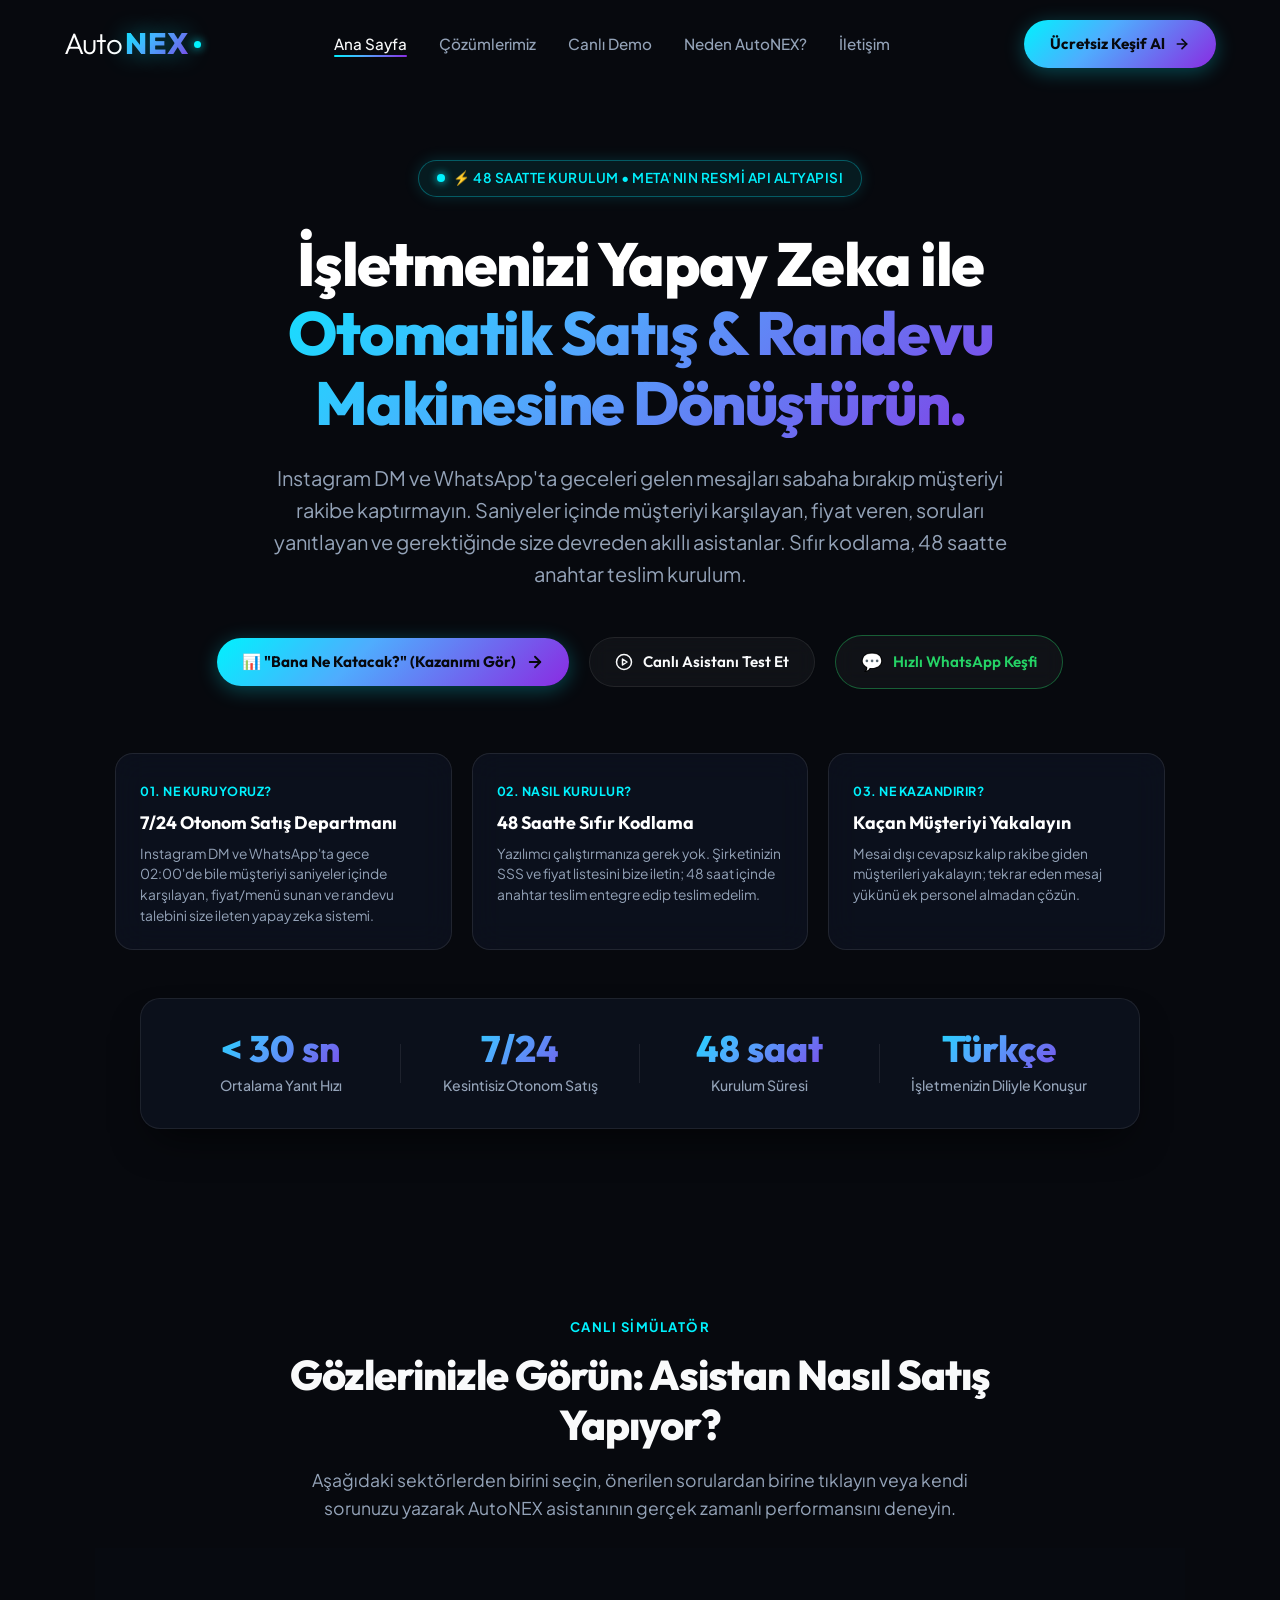
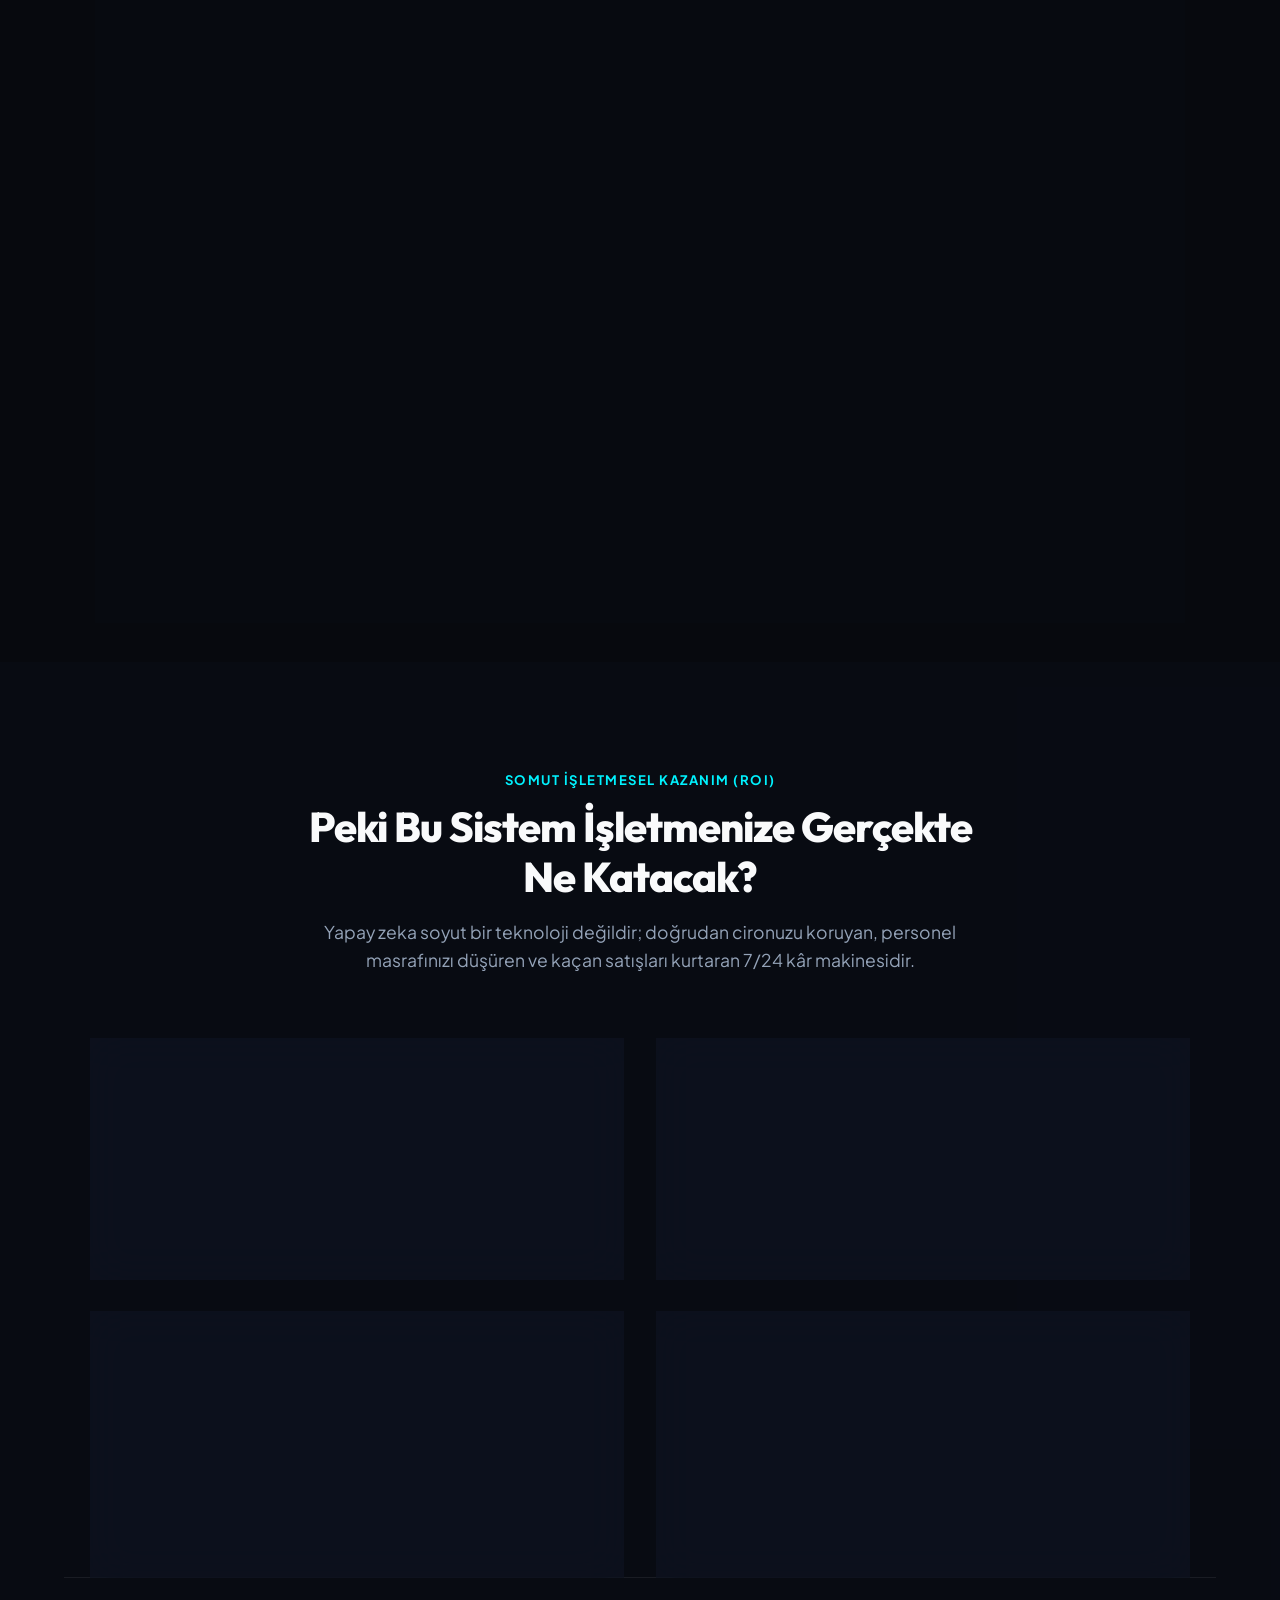
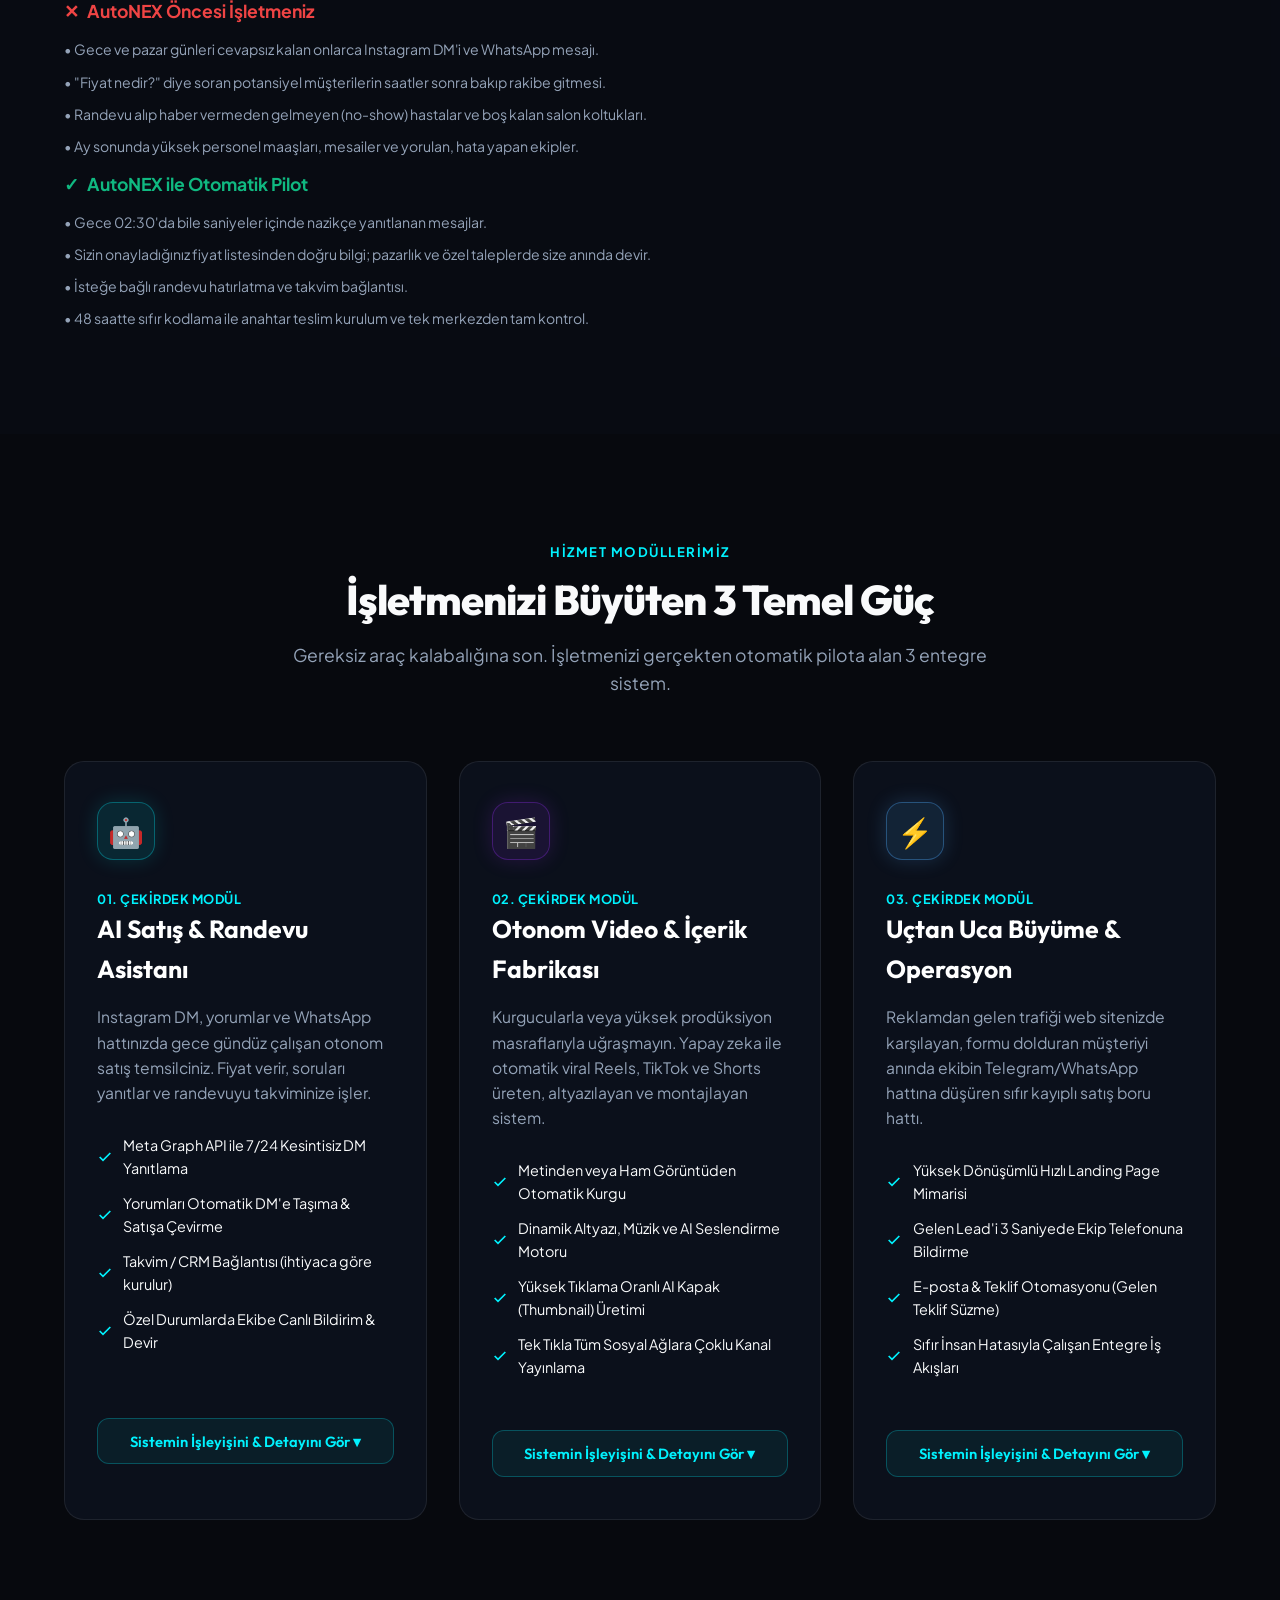
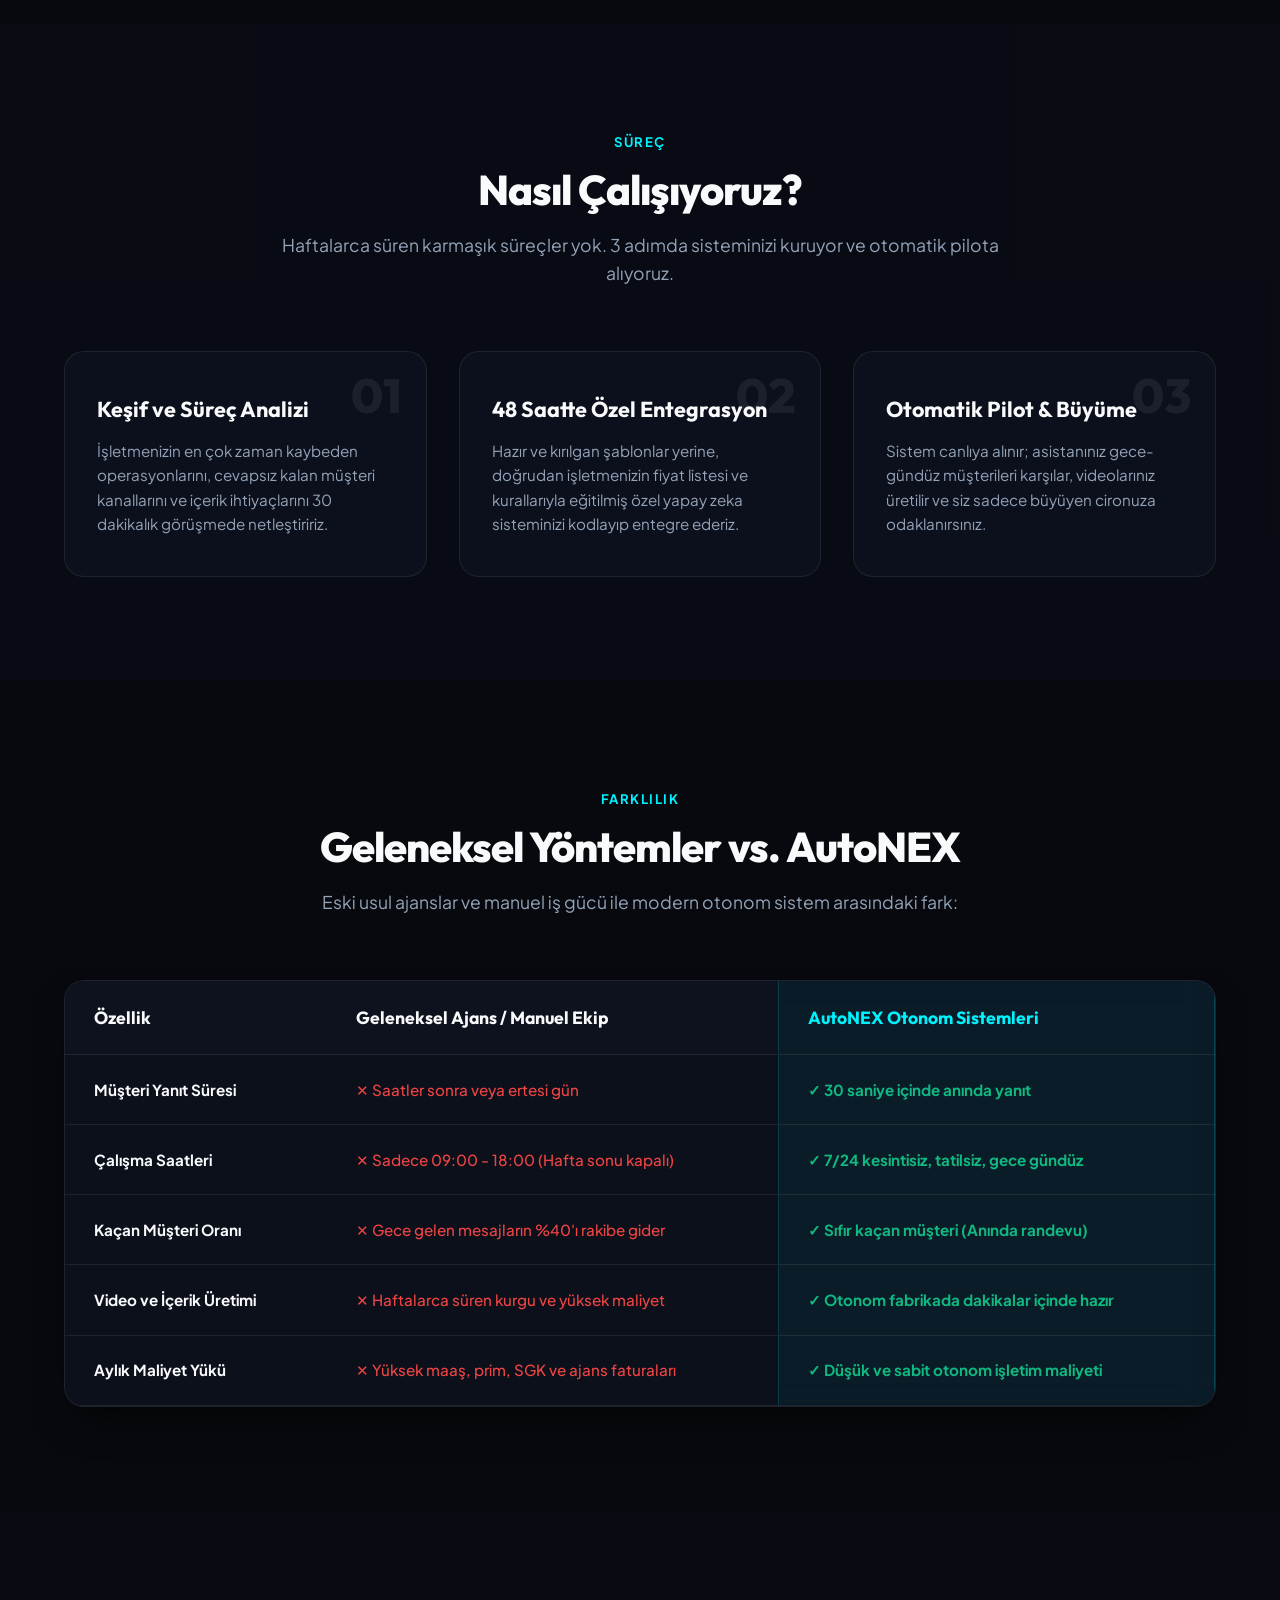
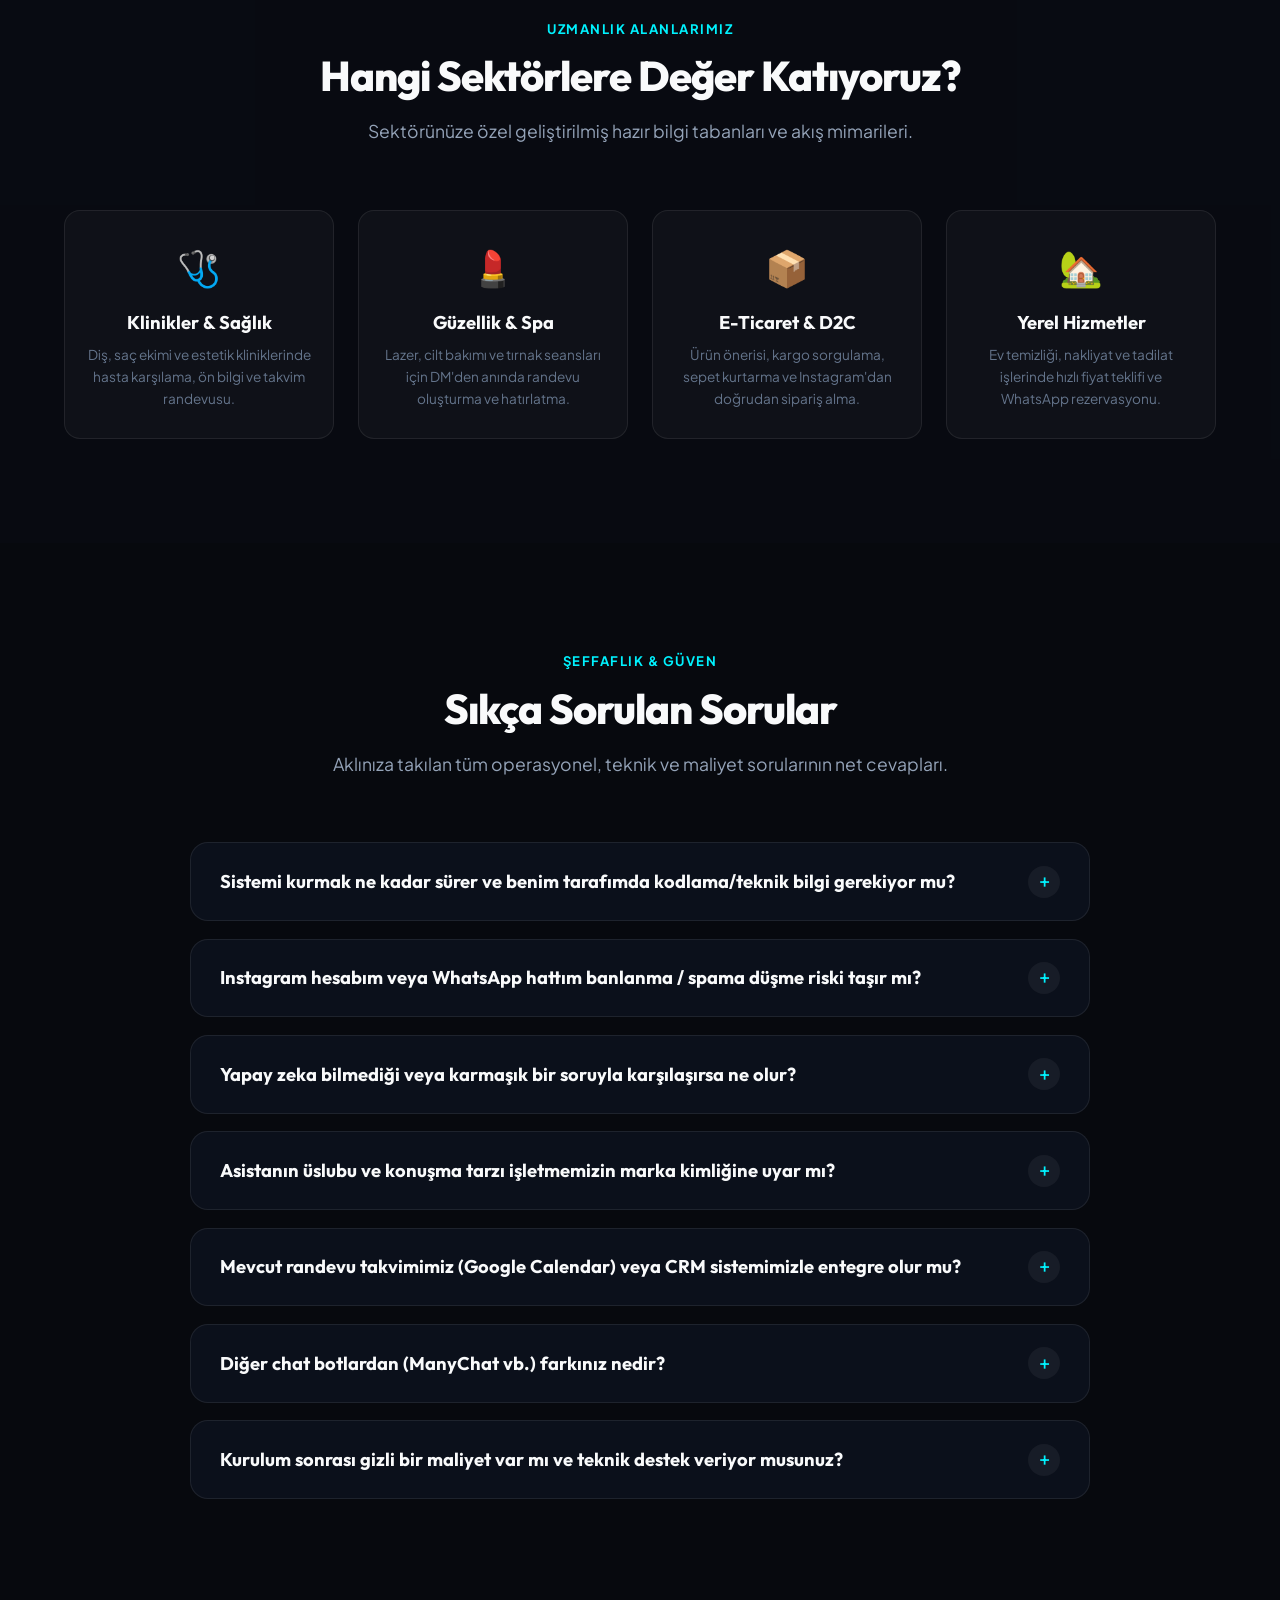
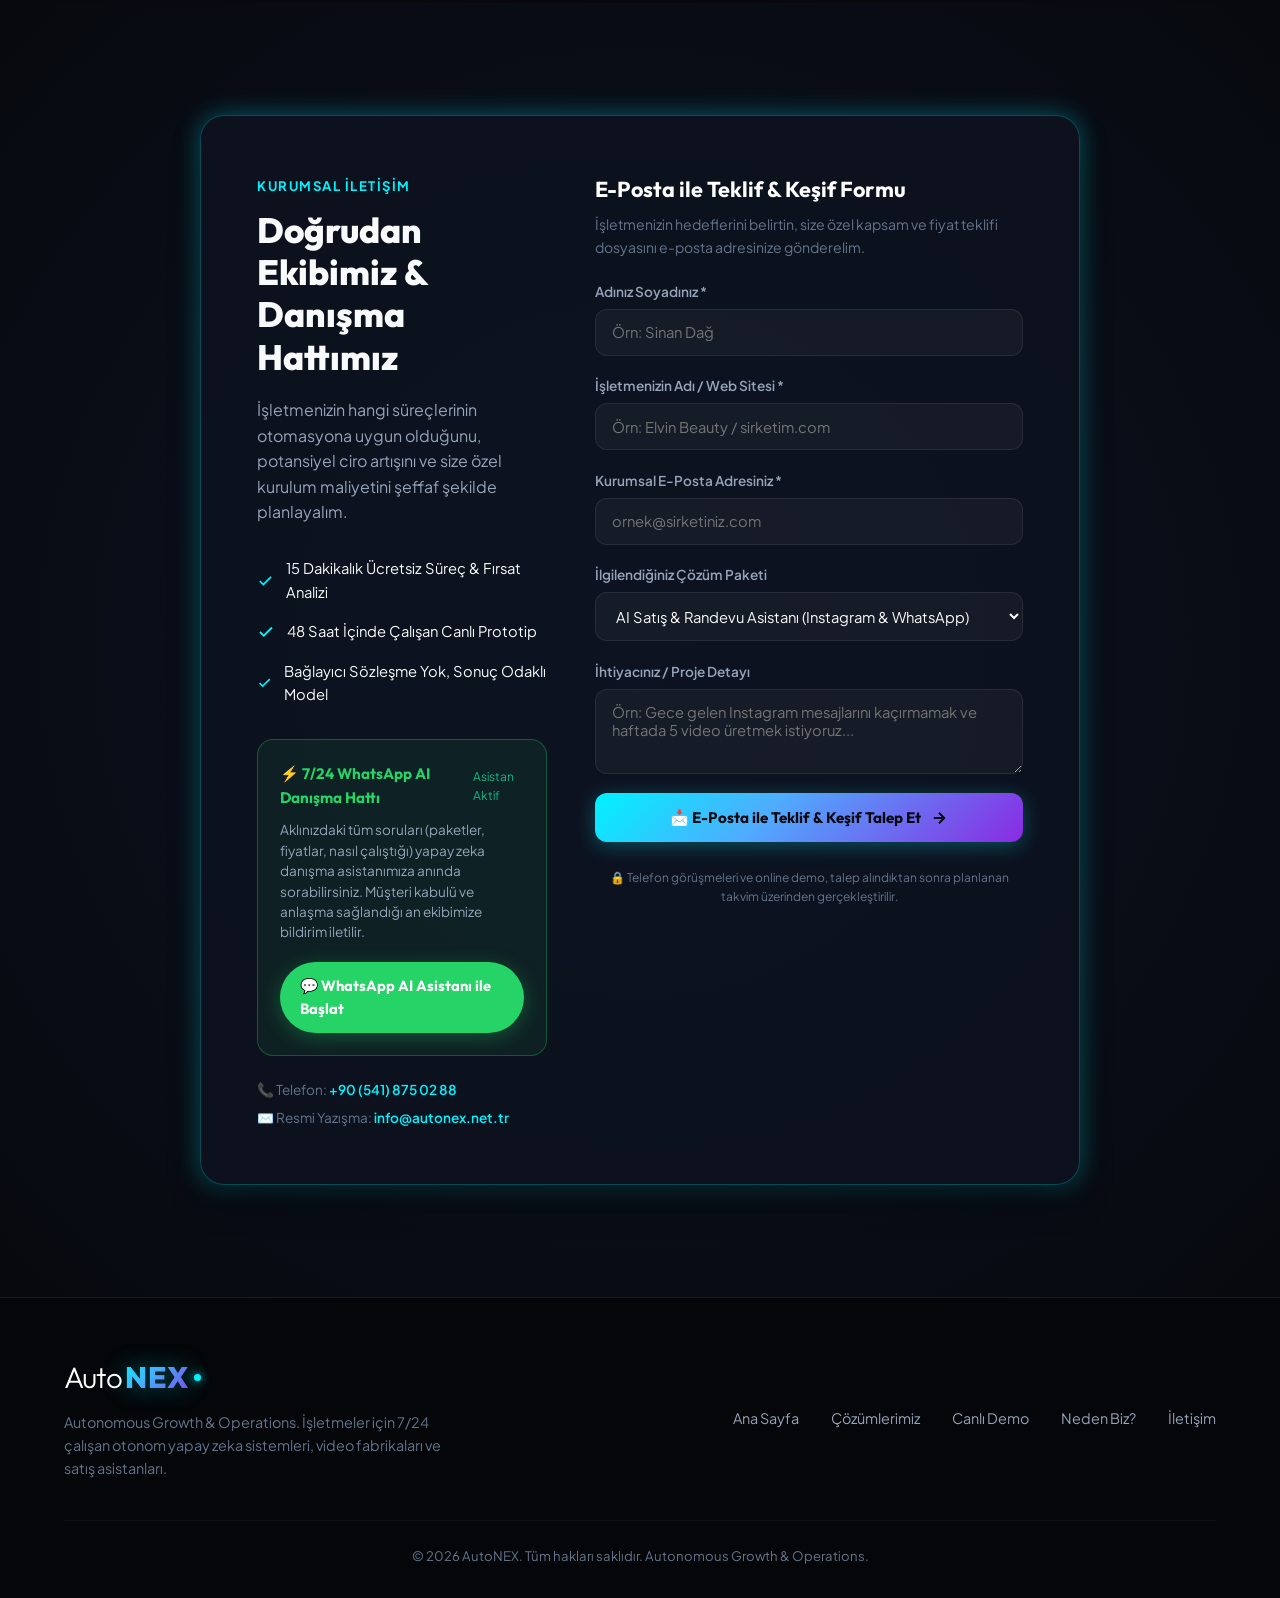
<file: index.html>
<!DOCTYPE html>
<html lang="tr">
<head>
  <meta charset="UTF-8">
  <meta name="viewport" content="width=device-width, initial-scale=1.0">
  <title>AutoNEX — Autonomous Growth & Operations | Yapay Zeka Otomasyon Ajansı</title>
  <meta name="description" content="AutoNEX ile işletmenizi otomatik pilota bağlayın. 7/24 Instagram ve WhatsApp satış asistanları, otonom video içerik fabrikası ve sıfır müşteri kaybı sağlayan yeni nesil yapay zeka sistemleri.">
  <meta name="keywords" content="yapay zeka otomasyonu, instagram yapay zeka asistanı, whatsapp satış botu, otonom video editör, yapay zeka ajansı, AutoNEX">
  <meta name="author" content="AutoNEX">
  
  <!-- Open Graph / Meta -->
  <meta property="og:type" content="website">
  <meta property="og:title" content="AutoNEX — Autonomous Growth & Operations">
  <meta property="og:description" content="İşletmenizi yapay zeka ile otomatik pilota alın. 7/24 çalışan satış asistanları ve otonom içerik fabrikası.">
  
  <!-- Google Fonts: Outfit & Plus Jakarta Sans -->
  <link rel="preconnect" href="https://fonts.googleapis.com">
  <link rel="preconnect" href="https://fonts.gstatic.com" crossorigin>
  <link href="https://fonts.googleapis.com/css2?family=Outfit:wght@300;400;500;600;700;800&family=Plus+Jakarta+Sans:wght@400;500;600;700&display=swap" rel="stylesheet">
  
  <link rel="stylesheet" href="style.css">
</head>
<body>

  <!-- Ambient Glow Effects -->
  <div class="ambient-glow-1"></div>
  <div class="ambient-glow-2"></div>
  <div class="ambient-glow-3"></div>

  <!-- Header / Navigation -->
  <header class="header" id="header">
    <div class="container">
      <div class="nav-wrapper">
        <a href="#hero" class="brand-logo" id="brand-logo" aria-label="AutoNEX Ana Sayfa">
          <span class="logo-auto">Auto</span><span class="logo-nex">NEX</span><span class="logo-dot"></span>
        </a>

        <ul class="nav-menu" id="nav-menu">
          <li><a href="index.html" class="nav-link active">Ana Sayfa</a></li>
          <li><a href="cozumler.html" class="nav-link">Çözümlerimiz</a></li>
          <li><a href="demo.html" class="nav-link">Canlı Demo</a></li>
          <li><a href="neden-autonex.html" class="nav-link">Neden AutoNEX?</a></li>
          <li><a href="iletisim.html" class="nav-link">İletişim</a></li>
        </ul>

        <div class="nav-cta">
          <a href="iletisim.html" class="btn-primary" id="nav-cta-btn">
            <span>Ücretsiz Keşif Al</span>
            <svg width="16" height="16" viewBox="0 0 24 24" fill="none" stroke="currentColor" stroke-width="2.5" stroke-linecap="round" stroke-linejoin="round"><line x1="5" y1="12" x2="19" y2="12"></line><polyline points="12 5 19 12 12 19"></polyline></svg>
          </a>
        </div>

        <button class="mobile-toggle" id="mobile-toggle" aria-label="Menüyü Aç/Kapa">
          ☰
        </button>
      </div>
    </div>
  </header>

  <!-- Hero Section -->
  <section class="hero" id="hero">
    <div class="container">
      <a href="#how-it-works" class="hero-badge" style="text-decoration: none;" aria-label="Nasıl Çalışır Bölümüne Git">
        <span class="ping-dot"></span>
        <span>⚡ 48 SAATTE KURULUM • META'NIN RESMİ API ALTYAPISI</span>
      </a>

      <h1 class="hero-title">
        İşletmenizi Yapay Zeka ile <br>
        <span class="gradient-text">Otomatik Satış & Randevu Makinesine Dönüştürün.</span>
      </h1>

      <p class="hero-subtitle">
        Instagram DM ve WhatsApp'ta geceleri gelen mesajları sabaha bırakıp müşteriyi rakibe kaptırmayın. Saniyeler içinde müşteriyi karşılayan, fiyat veren, soruları yanıtlayan ve gerektiğinde size devreden akıllı asistanlar. Sıfır kodlama, 48 saatte anahtar teslim kurulum.
      </p>

      <div class="hero-actions">
        <a href="#roi-value" class="btn-primary" id="hero-primary-cta">
          <span>📊 "Bana Ne Katacak?" (Kazanımı Gör)</span>
          <svg width="18" height="18" viewBox="0 0 24 24" fill="none" stroke="currentColor" stroke-width="2.5" stroke-linecap="round" stroke-linejoin="round"><line x1="5" y1="12" x2="19" y2="12"></line><polyline points="12 5 19 12 12 19"></polyline></svg>
        </a>

        <a href="#simulator" class="btn-secondary" id="hero-secondary-cta">
          <svg width="18" height="18" viewBox="0 0 24 24" fill="none" stroke="currentColor" stroke-width="2" stroke-linecap="round" stroke-linejoin="round"><circle cx="12" cy="12" r="10"></circle><polygon points="10 8 16 12 10 16 10 8"></polygon></svg>
          <span>Canlı Asistanı Test Et</span>
        </a>

        <a href="https://wa.me/905418750288?text=Merhaba%20AutoNEX%2C%20i%C5%9Fletmem%20i%C3%A7in%20otomasyon%20kurulumu%20hakk%C4%B1nda%20g%C3%B6r%C3%BC%C5%9Fmek%20istiyorum." target="_blank" class="btn-secondary" style="border-color: rgba(37, 211, 102, 0.4); color: #25d366;">
          <span style="font-size: 1.1rem;">💬</span>
          <span>Hızlı WhatsApp Keşfi</span>
        </a>
      </div>

      <!-- Quick Explainer Hero Insight Cards (Answers: What, How, Value) -->
      <div class="hero-insights">
        <a href="#services" class="insight-card">
          <span class="insight-tag">01. NE KURUYORUZ?</span>
          <h3 class="insight-title">7/24 Otonom Satış Departmanı</h3>
          <p class="insight-text">Instagram DM ve WhatsApp'ta gece 02:00'de bile müşteriyi saniyeler içinde karşılayan, fiyat/menü sunan ve randevu talebini size ileten yapay zeka sistemi.</p>
        </a>

        <a href="#how-it-works" class="insight-card">
          <span class="insight-tag">02. NASIL KURULUR?</span>
          <h3 class="insight-title">48 Saatte Sıfır Kodlama</h3>
          <p class="insight-text">Yazılımcı çalıştırmanıza gerek yok. Şirketinizin SSS ve fiyat listesini bize iletin; 48 saat içinde anahtar teslim entegre edip teslim edelim.</p>
        </a>

        <a href="#roi-value" class="insight-card">
          <span class="insight-tag">03. NE KAZANDIRIR?</span>
          <h3 class="insight-title">Kaçan Müşteriyi Yakalayın</h3>
          <p class="insight-text">Mesai dışı cevapsız kalıp rakibe giden müşterileri yakalayın; tekrar eden mesaj yükünü ek personel almadan çözün.</p>
        </a>
      </div>

      <!-- Stats Grid -->
      <div class="hero-stats" style="margin-top: 3rem;">
        <div class="stat-item">
          <div class="stat-value">&lt; 30 sn</div>
          <div class="stat-label">Ortalama Yanıt Hızı</div>
        </div>
        <div class="stat-item">
          <div class="stat-value">7/24</div>
          <div class="stat-label">Kesintisiz Otonom Satış</div>
        </div>
        <div class="stat-item">
          <div class="stat-value">48 saat</div>
          <div class="stat-label">Kurulum Süresi</div>
        </div>
        <div class="stat-item">
          <div class="stat-value">Türkçe</div>
          <div class="stat-label">İşletmenizin Diliyle Konuşur</div>
        </div>
      </div>
    </div>
  </section>

  <!-- Interactive Live Simulator Section -->
  <section class="section" id="simulator">
    <div class="container">
      <div class="section-header">
        <span class="section-tag">CANLI SİMÜLATÖR</span>
        <h2 class="section-title">Gözlerinizle Görün: Asistan Nasıl Satış Yapıyor?</h2>
        <p class="section-desc">Aşağıdaki sektörlerden birini seçin, önerilen sorulardan birine tıklayın veya kendi sorunuzu yazarak AutoNEX asistanının gerçek zamanlı performansını deneyin.</p>
      </div>

      <div class="simulator-box" id="simulator-box">
        <!-- Simulator Sidebar -->
        <div class="sim-sidebar">
          <div>
            <h3 class="sim-sidebar-title">Senaryo Seçin</h3>
            <p class="sim-sidebar-desc">İşletmenizin türüne göre asistanın nasıl davrandığını canlı test edin:</p>
            
            <div class="scenario-list">
              <button class="scenario-btn active" data-scenario="clinic" id="scenario-clinic">
                <span class="scenario-icon">✨</span>
                <div>
                  <strong>Güzellik & Klinik</strong>
                  <div style="font-size: 0.75rem; color: var(--text-muted);">Randevu ve Fiyat Kurgusu</div>
                </div>
              </button>

              <button class="scenario-btn" data-scenario="ecom" id="scenario-ecom">
                <span class="scenario-icon">🛍️</span>
                <div>
                  <strong>E-Ticaret & Satış</strong>
                  <div style="font-size: 0.75rem; color: var(--text-muted);">Ürün, Kargo ve Satış</div>
                </div>
              </button>

              <button class="scenario-btn" data-scenario="service" id="scenario-service">
                <span class="scenario-icon">🧹</span>
                <div>
                  <strong>Yerel Hizmet / Temizlik</strong>
                  <div style="font-size: 0.75rem; color: var(--text-muted);">Anlık Fiyat & Rezervasyon</div>
                </div>
              </button>

              <button class="scenario-btn" data-scenario="restaurant" id="scenario-restaurant">
                <span class="scenario-icon">🍽️</span>
                <div>
                  <strong>Restoran & Kafe</strong>
                  <div style="font-size: 0.75rem; color: var(--text-muted);">Masa & Menü Danışmanı</div>
                </div>
              </button>

              <button class="scenario-btn" data-scenario="corporate" id="scenario-corporate">
                <span class="scenario-icon">🏢</span>
                <div>
                  <strong>Kurumsal & B2B</strong>
                  <div style="font-size: 0.75rem; color: var(--text-muted);">Teklif & Toplantı Danışmanı</div>
                </div>
              </button>
            </div>
          </div>

          <div class="sim-features-badge">
            ⚡ <strong>AutoNEX Motoru:</strong> Meta Graph API ve Akıllı RAG ile sıfır insan müdahalesiyle çalışır.
          </div>
        </div>

        <!-- Simulator Chat Area -->
        <div class="sim-chat-area">
          <div class="chat-header">
            <div class="chat-profile">
              <div class="chat-avatar" id="sim-avatar">AN</div>
              <div>
                <div class="chat-name" id="sim-bot-name">AutoNEX Klinik Asistanı</div>
                <div class="chat-status"><span class="online-dot"></span> 7/24 Çevrim İçi & Aktif</div>
              </div>
            </div>
            <div style="font-size: 0.8rem; color: var(--text-muted);">Instagram Direct & WhatsApp</div>
          </div>

          <!-- Chat Messages Body -->
          <div class="chat-body" id="chat-body">
            <!-- Messages populated by app.js -->
          </div>

          <!-- Typing Indicator -->
          <div class="typing-indicator" id="typing-indicator">
            <span class="typing-dot"></span>
            <span class="typing-dot"></span>
            <span class="typing-dot"></span>
          </div>

          <!-- Quick Prompts Bar -->
          <div class="quick-prompts" id="quick-prompts">
            <!-- Populated dynamically -->
          </div>

          <!-- Chat Input Footer -->
          <form class="chat-footer" id="chat-form">
            <input type="text" class="chat-input" id="chat-input" placeholder="Bir mesaj yazın veya yukarıdaki hızlı sorulardan seçin..." autocomplete="off">
            <button type="submit" class="chat-send-btn" id="chat-send" aria-label="Gönder">
              ➤
            </button>
          </form>
        </div>
      </div>
    </div>
  </section>

<!-- ROI & Value Proposition Section -->
  <section class="section" id="roi-value" style="background: rgba(10, 14, 24, 0.45); border-top: 1px solid var(--border-color); border-bottom: 1px solid var(--border-color);">
    <div class="container">
      <div class="section-header">
        <span class="section-tag">SOMUT İŞLETMESEL KAZANIM (ROI)</span>
        <h2 class="section-title">Peki Bu Sistem İşletmenize Gerçekte Ne Katacak?</h2>
        <p class="section-desc">Yapay zeka soyut bir teknoloji değildir; doğrudan cironuzu koruyan, personel masrafınızı düşüren ve kaçan satışları kurtaran 7/24 kâr makinesidir.</p>
      </div>

      <div class="roi-grid">
        <!-- ROI Card 1 -->
        <div class="roi-card">
          <div class="roi-tag">CİRO KURTARIMI</div>
          <div class="roi-value">Gece & Pazar</div>
          <div class="roi-label">Mesai Dışı Mesajlar Cevapsız Kalmaz</div>
          <p class="roi-desc">Müşteriler çoğu zaman akşam ve hafta sonu yazar. Cevap gecikirse başka işletmeye sorar. AutoNEX bu mesajları saniyeler içinde yanıtlar, sıcak talepleri size iletir.</p>
        </div>

        <!-- ROI Card 2 -->
        <div class="roi-card">
          <div class="roi-tag">OPERASYONEL TASARRUF</div>
          <div class="roi-value">Ek Personel Yok</div>
          <div class="roi-label">Mesaj Yükü Size Kalmaz</div>
          <p class="roi-desc">Gece nöbet tutan bir müşteri temsilcisi maaş, SGK ve prim maliyeti demektir. AutoNEX izin almadan, mesai saati beklemeden çalışır; tekrar eden soruları siz uğraşmadan cevaplar.</p>
        </div>

        <!-- ROI Card 3 -->
        <div class="roi-card">
          <div class="roi-tag">REKLAM VERİMLİLİĞİ</div>
          <div class="roi-value">Reklam Boşa Gitmez</div>
          <div class="roi-label">Reklamdan Gelen Mesaja Anında Cevap</div>
          <p class="roi-desc">Reklama para verip gelen mesaja saatler sonra dönmek, o müşteriyi kaybetmek demektir. AutoNEX reklamdan gelen mesajı hemen karşılar ve görüşmeyi sıcak tutar.</p>
        </div>

        <!-- ROI Card 4 -->
        <div class="roi-card">
          <div class="roi-tag">SATIŞ KAÇIRMA ORANI</div>
          <div class="roi-value">Size Anında Haber</div>
          <div class="roi-label">Önemli Müşteri Kaçmaz</div>
          <p class="roi-desc">Fiyat pazarlığı, şikayet veya özel talep geldiğinde asistan konuşmayı size devreder ve telefonunuza WhatsApp/Telegram bildirimi gönderir. İsterseniz randevu hatırlatma mesajları da kurulur.</p>
        </div>
      </div>

      <!-- ROI Comparison Box -->
      <div class="roi-comparison">
        <div class="comparison-column before">
          <h4 style="color: #ef4444; font-size: 1.1rem; margin-bottom: 0.8rem; display: flex; align-items: center; gap: 8px;">
            <span>✕</span> AutoNEX Öncesi İşletmeniz
          </h4>
          <ul style="list-style: none; padding: 0; margin: 0; display: flex; flex-direction: column; gap: 0.6rem; font-size: 0.88rem; color: var(--text-secondary);">
            <li>• Gece ve pazar günleri cevapsız kalan onlarca Instagram DM'i ve WhatsApp mesajı.</li>
            <li>• "Fiyat nedir?" diye soran potansiyel müşterilerin saatler sonra bakıp rakibe gitmesi.</li>
            <li>• Randevu alıp haber vermeden gelmeyen (no-show) hastalar ve boş kalan salon koltukları.</li>
            <li>• Ay sonunda yüksek personel maaşları, mesailer ve yorulan, hata yapan ekipler.</li>
          </ul>
        </div>
        <div class="comparison-column after">
          <h4 style="color: #10b981; font-size: 1.1rem; margin-bottom: 0.8rem; display: flex; align-items: center; gap: 8px;">
            <span>✓</span> AutoNEX ile Otomatik Pilot
          </h4>
          <ul style="list-style: none; padding: 0; margin: 0; display: flex; flex-direction: column; gap: 0.6rem; font-size: 0.88rem; color: var(--text-secondary);">
            <li>• Gece 02:30'da bile saniyeler içinde nazikçe yanıtlanan mesajlar.</li>
            <li>• Sizin onayladığınız fiyat listesinden doğru bilgi; pazarlık ve özel taleplerde size anında devir.</li>
            <li>• İsteğe bağlı randevu hatırlatma ve takvim bağlantısı.</li>
            <li>• 48 saatte sıfır kodlama ile anahtar teslim kurulum ve tek merkezden tam kontrol.</li>
          </ul>
        </div>
      </div>
    </div>
  </section>

  <!-- Core Services & Solutions -->
  <section class="section" id="services">
    <div class="container">
      <div class="section-header">
        <span class="section-tag">HİZMET MODÜLLERİMİZ</span>
        <h2 class="section-title">İşletmenizi Büyüten 3 Temel Güç</h2>
        <p class="section-desc">Gereksiz araç kalabalığına son. İşletmenizi gerçekten otomatik pilota alan 3 entegre sistem.</p>
      </div>

      <div class="services-grid">
        <!-- Service 1 -->
        <div class="service-card">
          <div>
            <div class="card-top-icon">🤖</div>
            <div class="card-tag">01. ÇEKİRDEK MODÜL</div>
            <h3 class="card-title">AI Satış & Randevu Asistanı</h3>
            <p class="card-desc">Instagram DM, yorumlar ve WhatsApp hattınızda gece gündüz çalışan otonom satış temsilciniz. Fiyat verir, soruları yanıtlar ve randevuyu takviminize işler.</p>
            
            <ul class="card-features">
              <li>
                <svg width="16" height="16" viewBox="0 0 24 24" fill="none" stroke="currentColor" stroke-width="2.5"><polyline points="20 6 9 17 4 12"></polyline></svg>
                <span>Meta Graph API ile 7/24 Kesintisiz DM Yanıtlama</span>
              </li>
              <li>
                <svg width="16" height="16" viewBox="0 0 24 24" fill="none" stroke="currentColor" stroke-width="2.5"><polyline points="20 6 9 17 4 12"></polyline></svg>
                <span>Yorumları Otomatik DM'e Taşıma & Satışa Çevirme</span>
              </li>
              <li>
                <svg width="16" height="16" viewBox="0 0 24 24" fill="none" stroke="currentColor" stroke-width="2.5"><polyline points="20 6 9 17 4 12"></polyline></svg>
                <span>Takvim / CRM Bağlantısı (ihtiyaca göre kurulur)</span>
              </li>
              <li>
                <svg width="16" height="16" viewBox="0 0 24 24" fill="none" stroke="currentColor" stroke-width="2.5"><polyline points="20 6 9 17 4 12"></polyline></svg>
                <span>Özel Durumlarda Ekibe Canlı Bildirim & Devir</span>
              </li>
            </ul>
          </div>
          <button type="button" class="btn-detail-toggle" data-target="detail-module-1">
            <span>Sistemin İşleyişini & Detayını Gör ▾</span>
          </button>

          <!-- Module 1 Expandable Detail Panel -->
          <div class="card-detail-panel" id="detail-module-1">
            <div class="panel-section">
              <div class="panel-title">🎯 Ne Kuruyoruz?</div>
              <p class="panel-text">İşletmenizin Instagram DM, Gönderi Yorumları ve WhatsApp Business hatlarına bağlanan; fiyat listeniz, hizmet detaylarınız ve randevu takviminizle özel eğitilmiş 7/24 otonom satış beyni kuruyoruz.</p>
            </div>

            <div class="panel-section">
              <div class="panel-title">⚙️ Sistem Nasıl Çalışır?</div>
              <ul class="panel-list">
                <li><strong>1. Tetiklenme:</strong> Müşteri DM atar veya gönderiye "fiyat nedir?" yazar. Asistan saniyeler içinde devreye girer.</li>
                <li><strong>2. İhtiyaç Analizi:</strong> Hizmet türünü, bütçeyi ve zaman tercihini öğrenir; onayladığınız fiyat listesinden doğru fiyatı sunar.</li>
                <li><strong>3. Takvim Entegrasyonu:</strong> İsterseniz Google Calendar veya CRM sisteminize bağlanır; istemezseniz randevu talebini size iletir.</li>
                <li><strong>4. Ekibe Bildirim:</strong> Özel talep veya kritik durumda işletme sahibinin telefonuna Telegram/WhatsApp bildirimi iletir.</li>
              </ul>
            </div>

            <div class="panel-section">
              <div class="panel-title">📦 Neler Teslim Edilir?</div>
              <p class="panel-text">48 saatte anahtar teslim kurulum, Meta Graph API resmi onay süreci, takvim entegrasyonu, yönetim arayüzü ve 30 gün ücretsiz teknik optimizasyon.</p>
            </div>

            <a href="https://wa.me/905418750288?text=Merhaba%20AutoNEX%2C%20AI%20Sat%C4%B1%C5%9F%20ve%20Randevu%20Asistan%C4%B1%20kurulumu%20i%C3%A7in%20bilgi%20almak%20istiyorum." target="_blank" class="direct-wa-btn" style="width: 100%; justify-content: center; margin-top: 0.8rem; font-size: 0.88rem; padding: 0.7rem 1rem;">
              <span>💬 Bu Modülü WhatsApp'ta Görüş</span>
            </a>
          </div>
        </div>

        <!-- Service 2 -->
        <div class="service-card">
          <div>
            <div class="card-top-icon">🎬</div>
            <div class="card-tag">02. ÇEKİRDEK MODÜL</div>
            <h3 class="card-title">Otonom Video & İçerik Fabrikası</h3>
            <p class="card-desc">Kurgucularla veya yüksek prodüksiyon masraflarıyla uğraşmayın. Yapay zeka ile otomatik viral Reels, TikTok ve Shorts üreten, altyazılayan ve montajlayan sistem.</p>
            
            <ul class="card-features">
              <li>
                <svg width="16" height="16" viewBox="0 0 24 24" fill="none" stroke="currentColor" stroke-width="2.5"><polyline points="20 6 9 17 4 12"></polyline></svg>
                <span>Metinden veya Ham Görüntüden Otomatik Kurgu</span>
              </li>
              <li>
                <svg width="16" height="16" viewBox="0 0 24 24" fill="none" stroke="currentColor" stroke-width="2.5"><polyline points="20 6 9 17 4 12"></polyline></svg>
                <span>Dinamik Altyazı, Müzik ve AI Seslendirme Motoru</span>
              </li>
              <li>
                <svg width="16" height="16" viewBox="0 0 24 24" fill="none" stroke="currentColor" stroke-width="2.5"><polyline points="20 6 9 17 4 12"></polyline></svg>
                <span>Yüksek Tıklama Oranlı AI Kapak (Thumbnail) Üretimi</span>
              </li>
              <li>
                <svg width="16" height="16" viewBox="0 0 24 24" fill="none" stroke="currentColor" stroke-width="2.5"><polyline points="20 6 9 17 4 12"></polyline></svg>
                <span>Tek Tıkla Tüm Sosyal Ağlara Çoklu Kanal Yayınlama</span>
              </li>
            </ul>
          </div>
          <button type="button" class="btn-detail-toggle" data-target="detail-module-2">
            <span>Sistemin İşleyişini & Detayını Gör ▾</span>
          </button>

          <!-- Module 2 Expandable Detail Panel -->
          <div class="card-detail-panel" id="detail-module-2">
            <div class="panel-section">
              <div class="panel-title">🎯 Ne Kuruyoruz?</div>
              <p class="panel-text">Kurgucularla veya yüksek ajans masraflarıyla uğraşmadan, markanız için her hafta viral formatta 5-15 adet dikey video (Reels, TikTok, Shorts) üreten otomatik yapay zeka montaj hattı.</p>
            </div>

            <div class="panel-section">
              <div class="panel-title">⚙️ Sistem Nasıl Çalışır?</div>
              <ul class="panel-list">
                <li><strong>1. Trend Taraması:</strong> Sektörünüzde en çok izlenen güncel kancalar (hooks) ve trend konular yapay zeka ile taranır.</li>
                <li><strong>2. Senaryo & Seslendirme:</strong> Metin senaryosu oluşturulur; insan kulağından ayırt edilemeyen AI ses motoruyla seslendirilir.</li>
                <li><strong>3. Otomatik Montaj & Altyazı:</strong> B-roll görüntüler, animasyonlar ve dinamik kelime vurgulu altyazılar birleştirilir.</li>
                <li><strong>4. Çoklu Kanal Yayınlama:</strong> Hazır videolar onayınıza sunulur veya doğrudan sosyal hesaplarınıza zamanlanır.</li>
              </ul>
            </div>

            <div class="panel-section">
              <div class="panel-title">📦 Neler Teslim Edilir?</div>
              <p class="panel-text">Aylık 20-30 adet montajlanmış dikey video kapasitesi, özel marka seslendirme şablonu, yüksek tıklamalı kapak (thumbnail) üretim motoru ve doğrudan bulut klasör teslimi.</p>
            </div>

            <a href="https://wa.me/905418750288?text=Merhaba%20AutoNEX%2C%20Otonom%20Video%20ve%20%C4%B0%C3%A7erik%20Fabrikas%C4%B1%20hakk%C4%B1nda%20bilgi%20almak%20istiyorum." target="_blank" class="direct-wa-btn" style="width: 100%; justify-content: center; margin-top: 0.8rem; font-size: 0.88rem; padding: 0.7rem 1rem;">
              <span>💬 Video Paketi İçin WhatsApp'tan Yaz</span>
            </a>
          </div>
        </div>

        <!-- Service 3 -->
        <div class="service-card">
          <div>
            <div class="card-top-icon">⚡</div>
            <div class="card-tag">03. ÇEKİRDEK MODÜL</div>
            <h3 class="card-title">Uçtan Uca Büyüme & Operasyon</h3>
            <p class="card-desc">Reklamdan gelen trafiği web sitenizde karşılayan, formu dolduran müşteriyi anında ekibin Telegram/WhatsApp hattına düşüren sıfır kayıplı satış boru hattı.</p>
            
            <ul class="card-features">
              <li>
                <svg width="16" height="16" viewBox="0 0 24 24" fill="none" stroke="currentColor" stroke-width="2.5"><polyline points="20 6 9 17 4 12"></polyline></svg>
                <span>Yüksek Dönüşümlü Hızlı Landing Page Mimarisi</span>
              </li>
              <li>
                <svg width="16" height="16" viewBox="0 0 24 24" fill="none" stroke="currentColor" stroke-width="2.5"><polyline points="20 6 9 17 4 12"></polyline></svg>
                <span>Gelen Lead'i 3 Saniyede Ekip Telefonuna Bildirme</span>
              </li>
              <li>
                <svg width="16" height="16" viewBox="0 0 24 24" fill="none" stroke="currentColor" stroke-width="2.5"><polyline points="20 6 9 17 4 12"></polyline></svg>
                <span>E-posta & Teklif Otomasyonu (Gelen Teklif Süzme)</span>
              </li>
              <li>
                <svg width="16" height="16" viewBox="0 0 24 24" fill="none" stroke="currentColor" stroke-width="2.5"><polyline points="20 6 9 17 4 12"></polyline></svg>
                <span>Sıfır İnsan Hatasıyla Çalışan Entegre İş Akışları</span>
              </li>
            </ul>
          </div>
          <button type="button" class="btn-detail-toggle" data-target="detail-module-3">
            <span>Sistemin İşleyişini & Detayını Gör ▾</span>
          </button>

          <!-- Module 3 Expandable Detail Panel -->
          <div class="card-detail-panel" id="detail-module-3">
            <div class="panel-section">
              <div class="panel-title">🎯 Ne Kuruyoruz?</div>
              <p class="panel-text">Reklamdan gelen sıcak trafiği karşılayan, formu dolduran müşteriyi anında ekibin telefonuna düşüren ve fatura/teklif süreçlerini otomatize eden sıfır kayıplı satış boru hattı.</p>
            </div>

            <div class="panel-section">
              <div class="panel-title">⚙️ Sistem Nasıl Çalışır?</div>
              <ul class="panel-list">
                <li><strong>1. Yüksek Dönüşümlü Sayfa:</strong> Reklam tıklaması sonrası müşteri ultra-hızlı, mobil uyumlu landing page'e ulaşır.</li>
                <li><strong>2. Akıllı Lead Süzme:</strong> İsim, telefon ve bütçe bilgileri anında doğrulanır; sahte/eksik başvurular elenir.</li>
                <li><strong>3. 3 Saniyede Ekibe Bildirim:</strong> Ciddi alıcı lead, saniyeler içinde satış ekibinizin Telegram/WhatsApp grubuna düşer.</li>
                <li><strong>4. Otomatik Teklif & Takip:</strong> Müşteriye anında PDF teklif, katalog veya randevu linki otomatik iletilir.</li>
              </ul>
            </div>

            <div class="panel-section">
              <div class="panel-title">📦 Neler Teslim Edilir?</div>
              <p class="panel-text">Özel dönüşüm odaklı web sayfası mimarisi, webhook ve API köprüleri, Telegram/WhatsApp anlık bildirim botu ve uçtan uca veri senkronizasyonu.</p>
            </div>

            <a href="https://wa.me/905418750288?text=Merhaba%20AutoNEX%2C%20U%C3%A7tan%20Uca%20B%C3%BCy%C3%BCme%20ve%20Operasyon%20sistemi%20i%C3%A7in%20bilgi%20almak%20istiyorum." target="_blank" class="direct-wa-btn" style="width: 100%; justify-content: center; margin-top: 0.8rem; font-size: 0.88rem; padding: 0.7rem 1rem;">
              <span>💬 Uçtan Uca Kurulum İçin Görüş</span>
            </a>
          </div>
        </div>
      </div>
    </div>
  </section>

  <!-- How It Works Section -->
  <section class="section" id="how-it-works" style="background: rgba(10, 14, 24, 0.5);">
    <div class="container">
      <div class="section-header">
        <span class="section-tag">SÜREÇ</span>
        <h2 class="section-title">Nasıl Çalışıyoruz?</h2>
        <p class="section-desc">Haftalarca süren karmaşık süreçler yok. 3 adımda sisteminizi kuruyor ve otomatik pilota alıyoruz.</p>
      </div>

      <div class="steps-grid">
        <div class="step-card">
          <div class="step-number">01</div>
          <h3 class="step-title">Keşif ve Süreç Analizi</h3>
          <p class="step-desc">İşletmenizin en çok zaman kaybeden operasyonlarını, cevapsız kalan müşteri kanallarını ve içerik ihtiyaçlarını 30 dakikalık görüşmede netleştiririz.</p>
        </div>

        <div class="step-card">
          <div class="step-number">02</div>
          <h3 class="step-title">48 Saatte Özel Entegrasyon</h3>
          <p class="step-desc">Hazır ve kırılgan şablonlar yerine, doğrudan işletmenizin fiyat listesi ve kurallarıyla eğitilmiş özel yapay zeka sisteminizi kodlayıp entegre ederiz.</p>
        </div>

        <div class="step-card">
          <div class="step-number">03</div>
          <h3 class="step-title">Otomatik Pilot & Büyüme</h3>
          <p class="step-desc">Sistem canlıya alınır; asistanınız gece-gündüz müşterileri karşılar, videolarınız üretilir ve siz sadece büyüyen cironuza odaklanırsınız.</p>
        </div>
      </div>
    </div>
  </section>

  <!-- Comparison Section: Why AutoNEX? -->
  <section class="section" id="comparison">
    <div class="container">
      <div class="section-header">
        <span class="section-tag">FARKLILIK</span>
        <h2 class="section-title">Geleneksel Yöntemler vs. AutoNEX</h2>
        <p class="section-desc">Eski usul ajanslar ve manuel iş gücü ile modern otonom sistem arasındaki fark:</p>
      </div>

      <div class="comparison-wrapper">
        <table class="comparison-table">
          <thead>
            <tr>
              <th>Özellik</th>
              <th>Geleneksel Ajans / Manuel Ekip</th>
              <th class="highlight">AutoNEX Otonom Sistemleri</th>
            </tr>
          </thead>
          <tbody>
            <tr>
              <td><strong>Müşteri Yanıt Süresi</strong></td>
              <td><span class="cross-red">✕ Saatler sonra veya ertesi gün</span></td>
              <td class="highlight"><span class="check-green">✓ 30 saniye içinde anında yanıt</span></td>
            </tr>
            <tr>
              <td><strong>Çalışma Saatleri</strong></td>
              <td><span class="cross-red">✕ Sadece 09:00 - 18:00 (Hafta sonu kapalı)</span></td>
              <td class="highlight"><span class="check-green">✓ 7/24 kesintisiz, tatilsiz, gece gündüz</span></td>
            </tr>
            <tr>
              <td><strong>Kaçan Müşteri Oranı</strong></td>
              <td><span class="cross-red">✕ Gece gelen mesajların %40'ı rakibe gider</span></td>
              <td class="highlight"><span class="check-green">✓ Sıfır kaçan müşteri (Anında randevu)</span></td>
            </tr>
            <tr>
              <td><strong>Video ve İçerik Üretimi</strong></td>
              <td><span class="cross-red">✕ Haftalarca süren kurgu ve yüksek maliyet</span></td>
              <td class="highlight"><span class="check-green">✓ Otonom fabrikada dakikalar içinde hazır</span></td>
            </tr>
            <tr>
              <td><strong>Aylık Maliyet Yükü</strong></td>
              <td><span class="cross-red">✕ Yüksek maaş, prim, SGK ve ajans faturaları</span></td>
              <td class="highlight"><span class="check-green">✓ Düşük ve sabit otonom işletim maliyeti</span></td>
            </tr>
          </tbody>
        </table>
      </div>
    </div>
  </section>

  <!-- Sectors Grid -->
  <section class="section" id="sectors" style="background: rgba(10, 14, 24, 0.4);">
    <div class="container">
      <div class="section-header">
        <span class="section-tag">UZMANLIK ALANLARIMIZ</span>
        <h2 class="section-title">Hangi Sektörlere Değer Katıyoruz?</h2>
        <p class="section-desc">Sektörünüze özel geliştirilmiş hazır bilgi tabanları ve akış mimarileri.</p>
      </div>

      <div class="sectors-grid">
        <div class="sector-card">
          <div class="sector-icon">🩺</div>
          <h3 class="sector-title">Klinikler & Sağlık</h3>
          <p class="sector-desc">Diş, saç ekimi ve estetik kliniklerinde hasta karşılama, ön bilgi ve takvim randevusu.</p>
        </div>

        <div class="sector-card">
          <div class="sector-icon">💄</div>
          <h3 class="sector-title">Güzellik & Spa</h3>
          <p class="sector-desc">Lazer, cilt bakımı ve tırnak seansları için DM'den anında randevu oluşturma ve hatırlatma.</p>
        </div>

        <div class="sector-card">
          <div class="sector-icon">📦</div>
          <h3 class="sector-title">E-Ticaret & D2C</h3>
          <p class="sector-desc">Ürün önerisi, kargo sorgulama, sepet kurtarma ve Instagram'dan doğrudan sipariş alma.</p>
        </div>

        <div class="sector-card">
          <div class="sector-icon">🏡</div>
          <h3 class="sector-title">Yerel Hizmetler</h3>
          <p class="sector-desc">Ev temizliği, nakliyat ve tadilat işlerinde hızlı fiyat teklifi ve WhatsApp rezervasyonu.</p>
        </div>
      </div>
    </div>
  </section>


  <!-- Sıkça Sorulan Sorular (FAQ) Section -->
  <section class="faq-section" id="faq">
    <div class="container">
      <div class="section-header">
        <span class="section-tag">ŞEFFAFLIK & GÜVEN</span>
        <h2 class="section-title">Sıkça Sorulan Sorular</h2>
        <p class="section-desc">Aklınıza takılan tüm operasyonel, teknik ve maliyet sorularının net cevapları.</p>
      </div>

      <div class="faq-accordion">
        <!-- FAQ 1 -->
        <div class="faq-item">
          <div class="faq-question">
            <span>Sistemi kurmak ne kadar sürer ve benim tarafımda kodlama/teknik bilgi gerekiyor mu?</span>
            <span class="faq-icon">+</span>
          </div>
          <div class="faq-answer">
            <p>Kesinlikle hayır. Tarafınızda sıfır kodlama ve sıfır teknik bilgi gerekir. Süreç analizi ve fiyat listenizi aldıktan sonra tüm API bağlantılarını, yapay zeka eğitimini ve takvim entegrasyonunu 48 saat içinde anahtar teslim olarak tamamlayıp size çalışan sistemi teslim ediyoruz.</p>
          </div>
        </div>

        <!-- FAQ 2 -->
        <div class="faq-item">
          <div class="faq-question">
            <span>Instagram hesabım veya WhatsApp hattım banlanma / spama düşme riski taşır mı?</span>
            <span class="faq-icon">+</span>
          </div>
          <div class="faq-answer">
            <p>Hayır. AutoNEX, üçüncü taraf kaçak botlar veya hesap şifresi isteyen güvensiz yazılımlar kullanmaz. Doğrudan Meta'nın resmi "Graph API" ve "WhatsApp Business Cloud API" altyapısıyla çalışır. Meta'nın kurallarına uygun çalıştığı için hesabınızı riske atmaz.</p>
          </div>
        </div>

        <!-- FAQ 3 -->
        <div class="faq-item">
          <div class="faq-question">
            <span>Yapay zeka bilmediği veya karmaşık bir soruyla karşılaşırsa ne olur?</span>
            <span class="faq-icon">+</span>
          </div>
          <div class="faq-answer">
            <p>AutoNEX uydurma cevap vermemesi için sınırlandırılır. Sadece firmanızın yetki verdiği bilgi tabanı sınırları içinde konuşur. Bilmediği özel bir soru geldiğinde: <em>"Bu konuda sizi hemen uzman yetkilimize aktarıyorum"</em> diyerek müşteriyi nazikçe karşılar ve anında işletme sahibinin telefonuna bildirim gönderir.</p>
          </div>
        </div>

        <!-- FAQ 4 -->
        <div class="faq-item">
          <div class="faq-question">
            <span>Asistanın üslubu ve konuşma tarzı işletmemizin marka kimliğine uyar mı?</span>
            <span class="faq-icon">+</span>
          </div>
          <div class="faq-answer">
            <p>Tamamen uyarlanır. İster lüks bir estetik kliniğine yakışan resmi ve nezaketli kurumsal dil, ister samimi bir kafe/restoran dili, ister genç kitleye hitap eden dinamik ve emojili üslup... Asistanın konuşma tonu firmanızın marka diline birebir kalibre edilir.</p>
          </div>
        </div>

        <!-- FAQ 5 -->
        <div class="faq-item">
          <div class="faq-question">
            <span>Mevcut randevu takvimimiz (Google Calendar) veya CRM sistemimizle entegre olur mu?</span>
            <span class="faq-icon">+</span>
          </div>
          <div class="faq-answer">
            <p>Evet, ihtiyaç halinde kurulur. Google Calendar, Notion, Airtable veya Google Sheets gibi sistemlere bağlanabilir. Hangi sisteminizle çalışacağını keşif görüşmesinde birlikte belirleriz.</p>
          </div>
        </div>

        <!-- FAQ 6 -->
        <div class="faq-item">
          <div class="faq-question">
            <span>Diğer chat botlardan (ManyChat vb.) farkınız nedir?</span>
            <span class="faq-icon">+</span>
          </div>
          <div class="faq-answer">
            <p>Klasik botlar müşteriyi "1'e bas, 2'ye bas" gibi sıkıcı buton labirentlerine hapseder ve robotik hissettirir. AutoNEX ise gelişmiş Doğal Dil İşleme (LLM + RAG) kullanır; müşterinin cümlelerini gerçek bir uzman satış danışmanı gibi anlar, fiyat itirazlarını yönetir ve satışa yönlendirir.</p>
          </div>
        </div>

        <!-- FAQ 7 -->
        <div class="faq-item">
          <div class="faq-question">
            <span>Kurulum sonrası gizli bir maliyet var mı ve teknik destek veriyor musunuz?</span>
            <span class="faq-icon">+</span>
          </div>
          <div class="faq-answer">
            <p>Hiçbir sürpriz veya gizli maliyet yoktur. Kurulum öncesinde tüm paket ve operasyonel maliyetler şeffaf olarak belirtilir. Kurulum sonrasında da ilk 30 gün boyunca sistem izleme, ince ayar ve teknik optimizasyon ücretsiz olarak sağlanır.</p>
          </div>
        </div>
      </div>
    </div>
  </section>

  <!-- Contact & Discovery Section -->
  <section class="contact-section" id="contact">
    <div class="container">
      <div class="contact-box">
        <!-- Contact Info Side -->
        <div>
          <span class="section-tag">KURUMSAL İLETİŞİM</span>
          <h2 class="contact-info-title">Doğrudan Ekibimiz & Danışma Hattımız</h2>
          <p class="contact-info-desc">İşletmenizin hangi süreçlerinin otomasyona uygun olduğunu, potansiyel ciro artışını ve size özel kurulum maliyetini şeffaf şekilde planlayalım.</p>

          <ul class="contact-highlights">
            <li>
              <svg width="18" height="18" viewBox="0 0 24 24" fill="none" stroke="#00f2fe" stroke-width="2.5"><polyline points="20 6 9 17 4 12"></polyline></svg>
              <span>15 Dakikalık Ücretsiz Süreç & Fırsat Analizi</span>
            </li>
            <li>
              <svg width="18" height="18" viewBox="0 0 24 24" fill="none" stroke="#00f2fe" stroke-width="2.5"><polyline points="20 6 9 17 4 12"></polyline></svg>
              <span>48 Saat İçinde Çalışan Canlı Prototip</span>
            </li>
            <li>
              <svg width="18" height="18" viewBox="0 0 24 24" fill="none" stroke="#00f2fe" stroke-width="2.5"><polyline points="20 6 9 17 4 12"></polyline></svg>
              <span>Bağlayıcı Sözleşme Yok, Sonuç Odaklı Model</span>
            </li>
          </ul>

          <!-- 7/24 WhatsApp AI Advisory Line Card -->
          <div style="background: rgba(37, 211, 102, 0.08); border: 1px solid rgba(37, 211, 102, 0.3); border-radius: 16px; padding: 1.4rem; margin-top: 1.8rem;">
            <div style="display: flex; align-items: center; justify-content: space-between; margin-bottom: 0.6rem;">
              <span style="font-family: var(--font-heading); font-weight: 700; color: #25d366; font-size: 0.95rem;">⚡ 7/24 WhatsApp AI Danışma Hattı</span>
              <span style="font-size: 0.75rem; color: #10b981; display: flex; align-items: center; gap: 4px;"><span class="online-dot"></span> Asistan Aktif</span>
            </div>
            <p style="font-size: 0.85rem; color: var(--text-secondary); line-height: 1.5; margin-bottom: 1.2rem;">
              Aklınızdaki tüm soruları (paketler, fiyatlar, nasıl çalıştığı) yapay zeka danışma asistanımıza anında sorabilirsiniz. Müşteri kabulü ve anlaşma sağlandığı an ekibimize bildirim iletilir.
            </p>
            <a href="https://wa.me/905418750288?text=Merhaba%20AutoNEX%20AI%20Dan%C4%B1%C5%9Fma%20Asistan%C4%B1%2C%20otomasyon%20paketleri%20hakk%C4%B1nda%20bilgi%20almak%20istiyorum." target="_blank" class="direct-wa-btn" style="width: 100%; justify-content: center; font-size: 0.92rem; padding: 0.75rem 1.2rem;">
              <span>💬 WhatsApp AI Asistanı ile Başlat</span>
            </a>
          </div>

          <div style="margin-top: 1.4rem; font-size: 0.85rem; color: var(--text-muted); display: flex; flex-direction: column; gap: 6px;">
            <div>📞 Telefon: <a href="tel:+905418750288" style="color: var(--neon-cyan); text-decoration: none; font-weight: 600;">+90 (541) 875 02 88</a></div>
            <div>✉️ Resmi Yazışma: <a href="mailto:info@autonex.net.tr" style="color: var(--neon-cyan); text-decoration: none; font-weight: 600;">info@autonex.net.tr</a></div>
          </div>
        </div>

        <!-- Professional E-Mail Quote Form Side -->
        <div>
          <h3 style="font-family: var(--font-heading); font-size: 1.35rem; font-weight: 700; margin-bottom: 0.4rem; color: #ffffff;">E-Posta ile Teklif & Keşif Formu</h3>
          <p style="font-size: 0.88rem; color: var(--text-muted); margin-bottom: 1.4rem;">İşletmenizin hedeflerini belirtin, size özel kapsam ve fiyat teklifi dosyasını e-posta adresinize gönderelim.</p>

          <form class="contact-form" id="lead-form">
            <div class="form-group">
              <label class="form-label" for="form-name">Adınız Soyadınız *</label>
              <input type="text" id="form-name" class="form-input" placeholder="Örn: Sinan Dağ" required>
            </div>

            <div class="form-group">
              <label class="form-label" for="form-business">İşletmenizin Adı / Web Sitesi *</label>
              <input type="text" id="form-business" class="form-input" placeholder="Örn: Elvin Beauty / sirketim.com" required>
            </div>

            <div class="form-group">
              <label class="form-label" for="form-email">Kurumsal E-Posta Adresiniz *</label>
              <input type="email" id="form-email" class="form-input" placeholder="ornek@sirketiniz.com" required>
            </div>

            <div class="form-group">
              <label class="form-label" for="form-module">İlgilendiğiniz Çözüm Paketi</label>
              <select id="form-module" class="form-select">
                <option value="AI Satış ve Randevu Asistanı (Instagram & WhatsApp)">AI Satış & Randevu Asistanı (Instagram & WhatsApp)</option>
                <option value="Otonom Video & İçerik Fabrikası (Reels/Shorts/TikTok)">Otonom Video & İçerik Fabrikası (Reels/Shorts/TikTok)</option>
                <option value="Uçtan Uca Büyüme & Operasyon Sistemi (Full Stack)">Uçtan Uca Büyüme & Operasyon Sistemi (Full Stack)</option>
                <option value="Tüm Çözümler Hakkında Bilgi Almak İstiyorum">Tüm Çözümler Hakkında Bilgi Almak İstiyorum</option>
              </select>
            </div>

            <div class="form-group">
              <label class="form-label" for="form-notes">İhtiyacınız / Proje Detayı</label>
              <textarea id="form-notes" class="form-textarea" placeholder="Örn: Gece gelen Instagram mesajlarını kaçırmamak ve haftada 5 video üretmek istiyoruz..."></textarea>
            </div>

            <button type="submit" class="btn-primary" style="width: 100%; border-radius: 12px; padding: 0.95rem;">
              <span>📩 E-Posta ile Teklif & Keşif Talep Et</span>
              <svg width="18" height="18" viewBox="0 0 24 24" fill="none" stroke="currentColor" stroke-width="2.5"><line x1="5" y1="12" x2="19" y2="12"></line><polyline points="12 5 19 12 12 19"></polyline></svg>
            </button>
            <div style="font-size: 0.75rem; color: var(--text-muted); text-align: center; margin-top: 0.4rem;">
              🔒 Telefon görüşmeleri ve online demo, talep alındıktan sonra planlanan takvim üzerinden gerçekleştirilir.
            </div>
          </form>
        </div>
      </div>
    </div>
  </section>

  <!-- Footer -->
  <footer class="footer">
    <div class="container">
      <div class="footer-top">
        <div>
          <a href="index.html" class="brand-logo">
            <span class="logo-auto">Auto</span><span class="logo-nex">NEX</span><span class="logo-dot"></span>
          </a>
          <p class="footer-desc">Autonomous Growth & Operations. İşletmeler için 7/24 çalışan otonom yapay zeka sistemleri, video fabrikaları ve satış asistanları.</p>
        </div>

        <ul class="footer-links">
          <li><a href="index.html" class="footer-link">Ana Sayfa</a></li>
          <li><a href="cozumler.html" class="footer-link">Çözümlerimiz</a></li>
          <li><a href="demo.html" class="footer-link">Canlı Demo</a></li>
          <li><a href="neden-autonex.html" class="footer-link">Neden Biz?</a></li>
          <li><a href="iletisim.html" class="footer-link">İletişim</a></li>
        </ul>
      </div>

      <div class="footer-bottom">
        <p>&copy; 2026 AutoNEX. Tüm hakları saklıdır. Autonomous Growth & Operations.</p>
      </div>
    </div>
  </footer>

  <script src="app.js"></script>
</body>
</html>
</file>
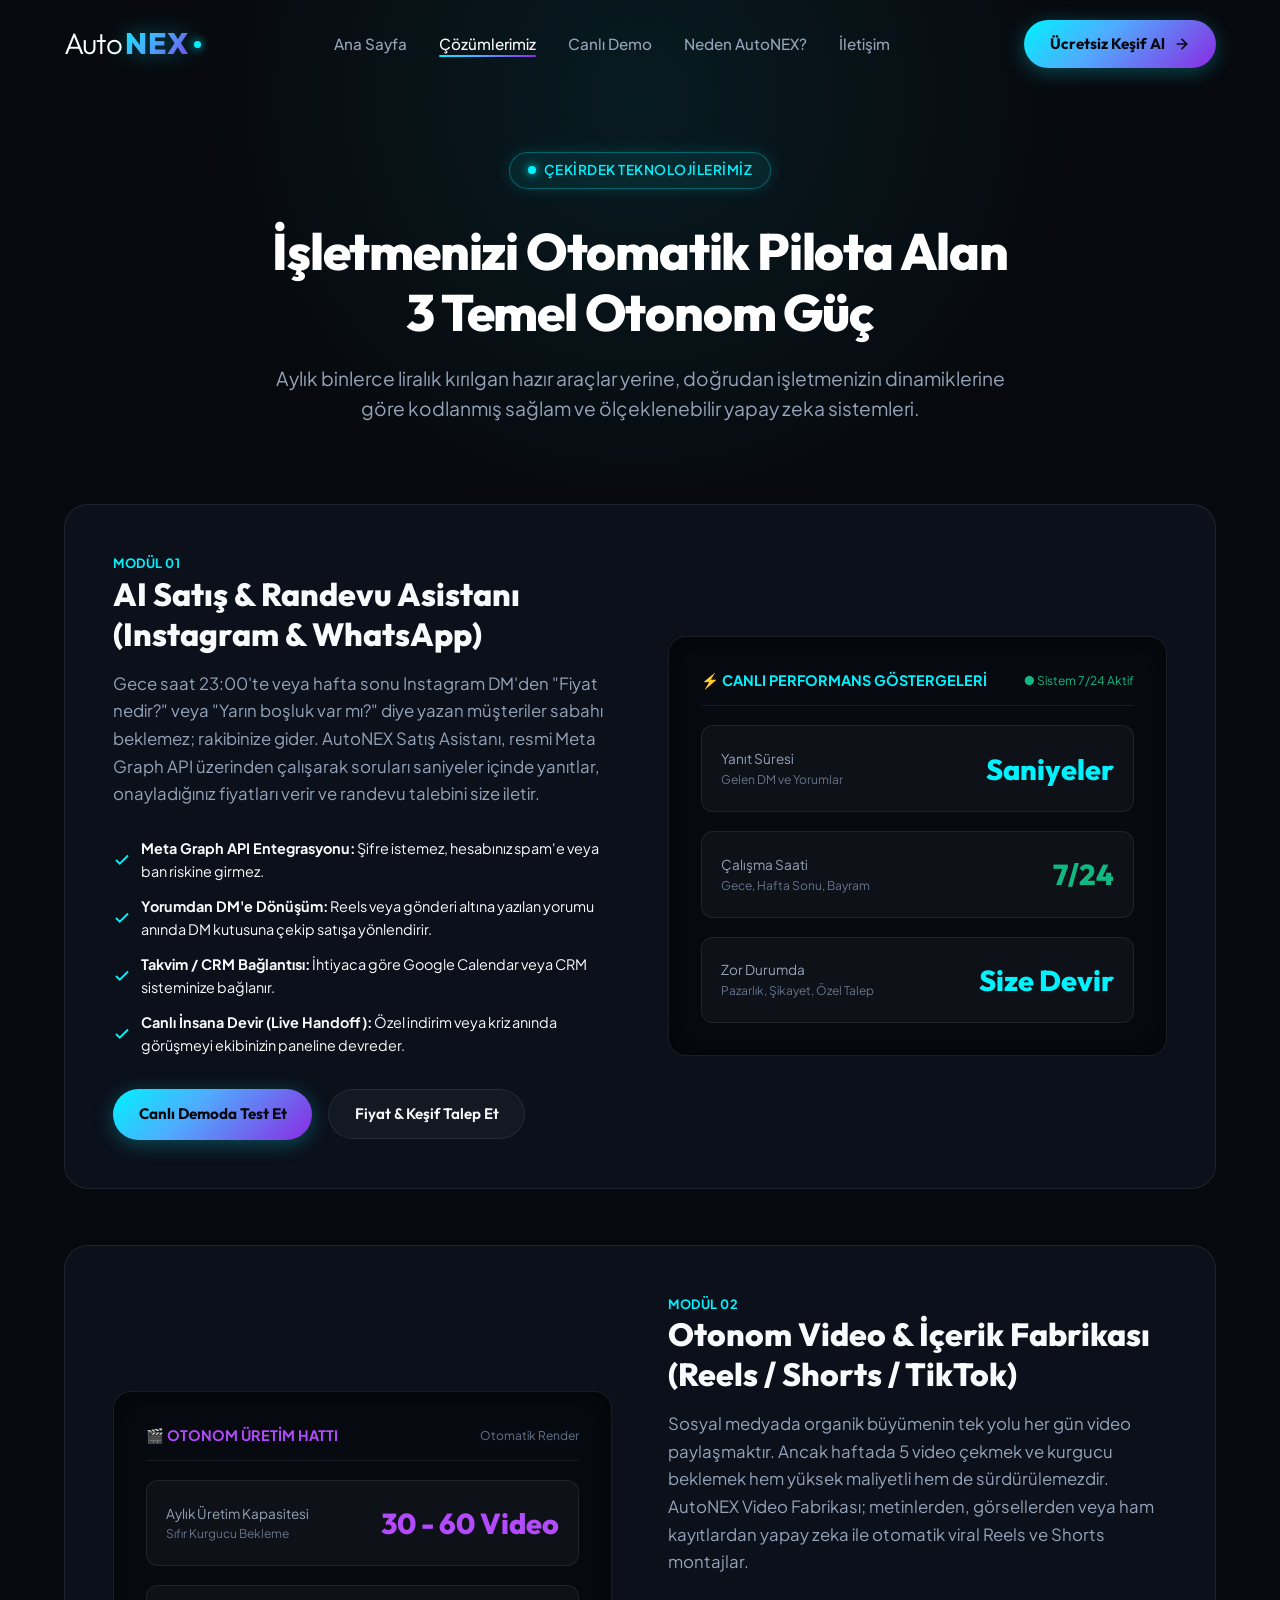
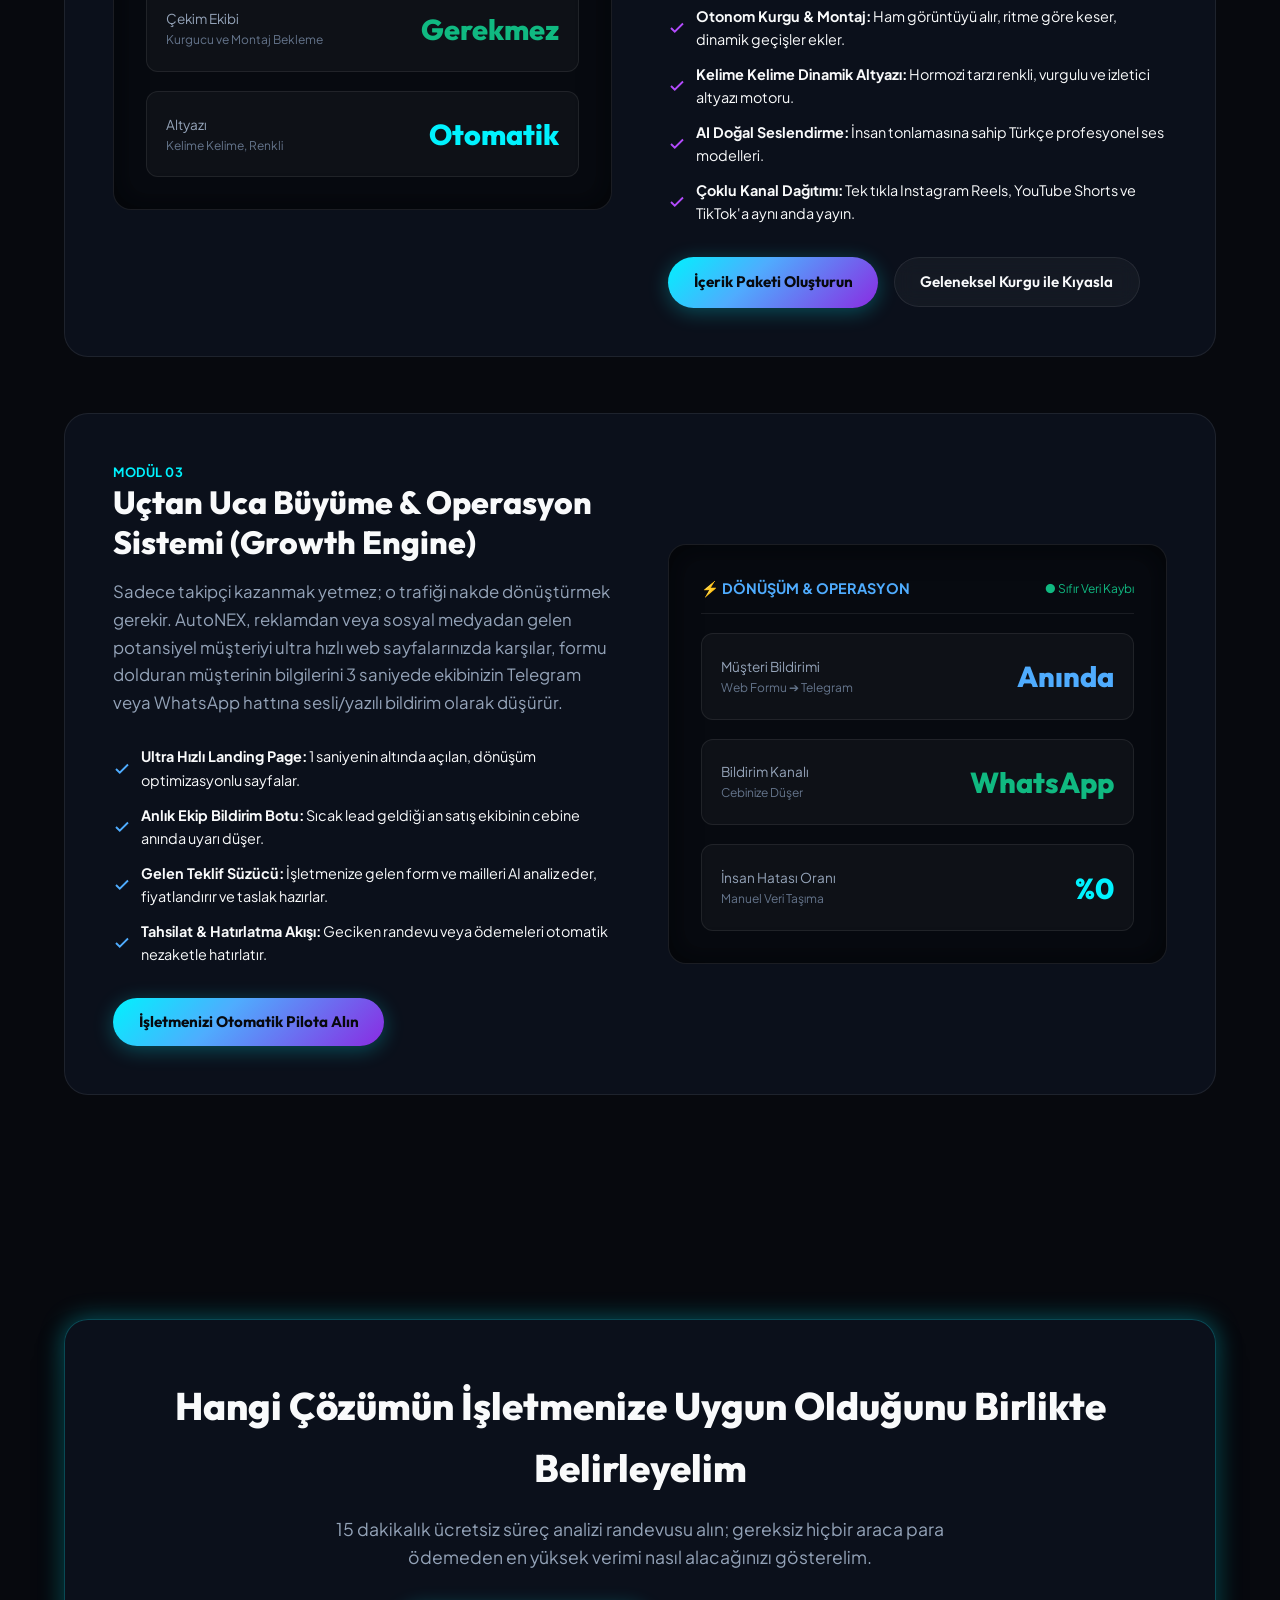
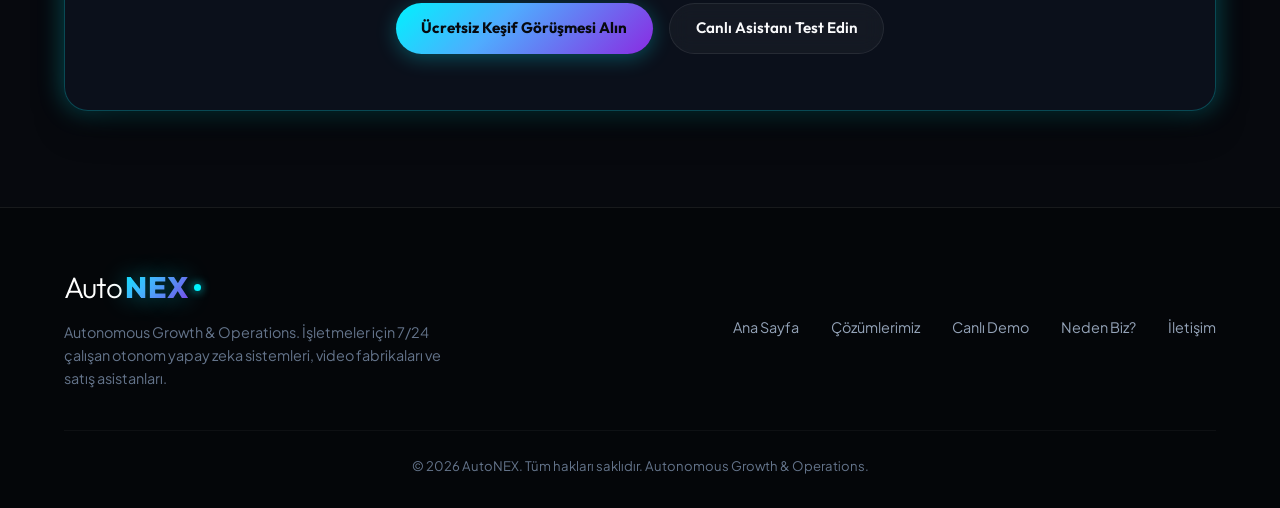
<file: cozumler.html>
<!DOCTYPE html>
<html lang="tr">
<head>
  <meta charset="UTF-8">
  <meta name="viewport" content="width=device-width, initial-scale=1.0">
  <title>Çözümlerimiz — AutoNEX | Yapay Zeka Satış, Video ve Süreç Otomasyonu</title>
  <meta name="description" content="AutoNEX'in sunduğu 3 çekirdek otonom modül: 7/24 Instagram & WhatsApp satış asistanı, otonom video içerik fabrikası ve uçtan uca büyüme operasyonları.">
  <link rel="preconnect" href="https://fonts.googleapis.com">
  <link rel="preconnect" href="https://fonts.gstatic.com" crossorigin>
  <link href="https://fonts.googleapis.com/css2?family=Outfit:wght@300;400;500;600;700;800&family=Plus+Jakarta+Sans:wght@400;500;600;700&display=swap" rel="stylesheet">
  <link rel="stylesheet" href="style.css">
</head>
<body>

  <!-- Ambient Glow Effects -->
  <div class="ambient-glow-1"></div>
  <div class="ambient-glow-2"></div>
  <div class="ambient-glow-3"></div>

  <!-- Header / Navigation -->
  <header class="header" id="header">
    <div class="container">
      <div class="nav-wrapper">
        <a href="index.html" class="brand-logo" aria-label="AutoNEX Ana Sayfa">
          <span class="logo-auto">Auto</span><span class="logo-nex">NEX</span><span class="logo-dot"></span>
        </a>

        <ul class="nav-menu" id="nav-menu">
          <li><a href="index.html" class="nav-link">Ana Sayfa</a></li>
          <li><a href="cozumler.html" class="nav-link active">Çözümlerimiz</a></li>
          <li><a href="demo.html" class="nav-link">Canlı Demo</a></li>
          <li><a href="neden-autonex.html" class="nav-link">Neden AutoNEX?</a></li>
          <li><a href="iletisim.html" class="nav-link">İletişim</a></li>
        </ul>

        <div class="nav-cta">
          <a href="iletisim.html" class="btn-primary" id="nav-cta-btn">
            <span>Ücretsiz Keşif Al</span>
            <svg width="16" height="16" viewBox="0 0 24 24" fill="none" stroke="currentColor" stroke-width="2.5" stroke-linecap="round" stroke-linejoin="round"><line x1="5" y1="12" x2="19" y2="12"></line><polyline points="12 5 19 12 12 19"></polyline></svg>
          </a>
        </div>

        <button class="mobile-toggle" id="mobile-toggle" aria-label="Menüyü Aç/Kapa">☰</button>
      </div>
    </div>
  </header>

  <!-- Page Hero -->
  <section class="page-hero">
    <div class="container">
      <div class="hero-badge">
        <span class="ping-dot"></span>
        <span>ÇEKİRDEK TEKNOLOJİLERİMİZ</span>
      </div>
      <h1 class="page-title">İşletmenizi Otomatik Pilota Alan <br><span class="gradient-text">3 Temel Otonom Güç</span></h1>
      <p class="page-subtitle">Aylık binlerce liralık kırılgan hazır araçlar yerine, doğrudan işletmenizin dinamiklerine göre kodlanmış sağlam ve ölçeklenebilir yapay zeka sistemleri.</p>
    </div>
  </section>

  <!-- Deep-Dive Solutions Section -->
  <section class="section" style="padding-top: 1rem;">
    <div class="container">

      <!-- Solution 1: AI Satış Asistanı -->
      <div class="deep-dive-card">
        <div>
          <div class="card-tag">MODÜL 01</div>
          <h2 class="deep-dive-title">AI Satış & Randevu Asistanı (Instagram & WhatsApp)</h2>
          <p class="deep-dive-desc">
            Gece saat 23:00'te veya hafta sonu Instagram DM'den "Fiyat nedir?" veya "Yarın boşluk var mı?" diye yazan müşteriler sabahı beklemez; rakibinize gider. AutoNEX Satış Asistanı, resmi Meta Graph API üzerinden çalışarak soruları saniyeler içinde yanıtlar, onayladığınız fiyatları verir ve randevu talebini size iletir.
          </p>

          <ul class="card-features">
            <li>
              <svg width="18" height="18" viewBox="0 0 24 24" fill="none" stroke="#00f2fe" stroke-width="2.5"><polyline points="20 6 9 17 4 12"></polyline></svg>
              <span><strong>Meta Graph API Entegrasyonu:</strong> Şifre istemez, hesabınız spam'e veya ban riskine girmez.</span>
            </li>
            <li>
              <svg width="18" height="18" viewBox="0 0 24 24" fill="none" stroke="#00f2fe" stroke-width="2.5"><polyline points="20 6 9 17 4 12"></polyline></svg>
              <span><strong>Yorumdan DM'e Dönüşüm:</strong> Reels veya gönderi altına yazılan yorumu anında DM kutusuna çekip satışa yönlendirir.</span>
            </li>
            <li>
              <svg width="18" height="18" viewBox="0 0 24 24" fill="none" stroke="#00f2fe" stroke-width="2.5"><polyline points="20 6 9 17 4 12"></polyline></svg>
              <span><strong>Takvim / CRM Bağlantısı:</strong> İhtiyaca göre Google Calendar veya CRM sisteminize bağlanır.</span>
            </li>
            <li>
              <svg width="18" height="18" viewBox="0 0 24 24" fill="none" stroke="#00f2fe" stroke-width="2.5"><polyline points="20 6 9 17 4 12"></polyline></svg>
              <span><strong>Canlı İnsana Devir (Live Handoff):</strong> Özel indirim veya kriz anında görüşmeyi ekibinizin paneline devreder.</span>
            </li>
          </ul>

          <div style="margin-top: 2rem; display: flex; gap: 1rem; flex-wrap: wrap;">
            <a href="demo.html" class="btn-primary">Canlı Demoda Test Et</a>
            <a href="iletisim.html" class="btn-secondary">Fiyat & Keşif Talep Et</a>
          </div>
        </div>

        <div class="deep-dive-visual">
          <div style="display: flex; align-items: center; justify-content: space-between; border-bottom: 1px solid var(--border-subtle); padding-bottom: 0.8rem;">
            <span style="font-weight: 700; font-size: 0.9rem; color: var(--neon-cyan);">⚡ CANLI PERFORMANS GÖSTERGELERİ</span>
            <span style="font-size: 0.75rem; color: #10b981;">● Sistem 7/24 Aktif</span>
          </div>

          <div class="visual-metric-box">
            <div>
              <div style="font-size: 0.85rem; color: var(--text-secondary);">Yanıt Süresi</div>
              <div style="font-size: 0.75rem; color: var(--text-muted);">Gelen DM ve Yorumlar</div>
            </div>
            <div class="visual-metric-num">Saniyeler</div>
          </div>

          <div class="visual-metric-box">
            <div>
              <div style="font-size: 0.85rem; color: var(--text-secondary);">Çalışma Saati</div>
              <div style="font-size: 0.75rem; color: var(--text-muted);">Gece, Hafta Sonu, Bayram</div>
            </div>
            <div class="visual-metric-num" style="color: #10b981;">7/24</div>
          </div>

          <div class="visual-metric-box">
            <div>
              <div style="font-size: 0.85rem; color: var(--text-secondary);">Zor Durumda</div>
              <div style="font-size: 0.75rem; color: var(--text-muted);">Pazarlık, Şikayet, Özel Talep</div>
            </div>
            <div class="visual-metric-num">Size Devir</div>
          </div>
        </div>
      </div>

      <!-- Solution 2: Otonom Video Fabrikası -->
      <div class="deep-dive-card reverse">
        <div>
          <div class="card-tag">MODÜL 02</div>
          <h2 class="deep-dive-title">Otonom Video & İçerik Fabrikası (Reels / Shorts / TikTok)</h2>
          <p class="deep-dive-desc">
            Sosyal medyada organik büyümenin tek yolu her gün video paylaşmaktır. Ancak haftada 5 video çekmek ve kurgucu beklemek hem yüksek maliyetli hem de sürdürülemezdir. AutoNEX Video Fabrikası; metinlerden, görsellerden veya ham kayıtlardan yapay zeka ile otomatik viral Reels ve Shorts montajlar.
          </p>

          <ul class="card-features">
            <li>
              <svg width="18" height="18" viewBox="0 0 24 24" fill="none" stroke="#b34bfd" stroke-width="2.5"><polyline points="20 6 9 17 4 12"></polyline></svg>
              <span><strong>Otonom Kurgu & Montaj:</strong> Ham görüntüyü alır, ritme göre keser, dinamik geçişler ekler.</span>
            </li>
            <li>
              <svg width="18" height="18" viewBox="0 0 24 24" fill="none" stroke="#b34bfd" stroke-width="2.5"><polyline points="20 6 9 17 4 12"></polyline></svg>
              <span><strong>Kelime Kelime Dinamik Altyazı:</strong> Hormozi tarzı renkli, vurgulu ve izletici altyazı motoru.</span>
            </li>
            <li>
              <svg width="18" height="18" viewBox="0 0 24 24" fill="none" stroke="#b34bfd" stroke-width="2.5"><polyline points="20 6 9 17 4 12"></polyline></svg>
              <span><strong>AI Doğal Seslendirme:</strong> İnsan tonlamasına sahip Türkçe profesyonel ses modelleri.</span>
            </li>
            <li>
              <svg width="18" height="18" viewBox="0 0 24 24" fill="none" stroke="#b34bfd" stroke-width="2.5"><polyline points="20 6 9 17 4 12"></polyline></svg>
              <span><strong>Çoklu Kanal Dağıtımı:</strong> Tek tıkla Instagram Reels, YouTube Shorts ve TikTok'a aynı anda yayın.</span>
            </li>
          </ul>

          <div style="margin-top: 2rem; display: flex; gap: 1rem; flex-wrap: wrap;">
            <a href="iletisim.html" class="btn-primary">İçerik Paketi Oluşturun</a>
            <a href="neden-autonex.html" class="btn-secondary">Geleneksel Kurgu ile Kıyasla</a>
          </div>
        </div>

        <div class="deep-dive-visual">
          <div style="display: flex; align-items: center; justify-content: space-between; border-bottom: 1px solid var(--border-subtle); padding-bottom: 0.8rem;">
            <span style="font-weight: 700; font-size: 0.9rem; color: #b34bfd;">🎬 OTONOM ÜRETİM HATTI</span>
            <span style="font-size: 0.75rem; color: var(--text-muted);">Otomatik Render</span>
          </div>

          <div class="visual-metric-box">
            <div>
              <div style="font-size: 0.85rem; color: var(--text-secondary);">Aylık Üretim Kapasitesi</div>
              <div style="font-size: 0.75rem; color: var(--text-muted);">Sıfır Kurgucu Bekleme</div>
            </div>
            <div class="visual-metric-num" style="color: #b34bfd;">30 - 60 Video</div>
          </div>

          <div class="visual-metric-box">
            <div>
              <div style="font-size: 0.85rem; color: var(--text-secondary);">Çekim Ekibi</div>
              <div style="font-size: 0.75rem; color: var(--text-muted);">Kurgucu ve Montaj Bekleme</div>
            </div>
            <div class="visual-metric-num" style="color: #10b981;">Gerekmez</div>
          </div>

          <div class="visual-metric-box">
            <div>
              <div style="font-size: 0.85rem; color: var(--text-secondary);">Altyazı</div>
              <div style="font-size: 0.75rem; color: var(--text-muted);">Kelime Kelime, Renkli</div>
            </div>
            <div class="visual-metric-num">Otomatik</div>
          </div>
        </div>
      </div>

      <!-- Solution 3: Uçtan Uca Büyüme & Operasyon -->
      <div class="deep-dive-card">
        <div>
          <div class="card-tag">MODÜL 03</div>
          <h2 class="deep-dive-title">Uçtan Uca Büyüme & Operasyon Sistemi (Growth Engine)</h2>
          <p class="deep-dive-desc">
            Sadece takipçi kazanmak yetmez; o trafiği nakde dönüştürmek gerekir. AutoNEX, reklamdan veya sosyal medyadan gelen potansiyel müşteriyi ultra hızlı web sayfalarınızda karşılar, formu dolduran müşterinin bilgilerini 3 saniyede ekibinizin Telegram veya WhatsApp hattına sesli/yazılı bildirim olarak düşürür.
          </p>

          <ul class="card-features">
            <li>
              <svg width="18" height="18" viewBox="0 0 24 24" fill="none" stroke="#4facfe" stroke-width="2.5"><polyline points="20 6 9 17 4 12"></polyline></svg>
              <span><strong>Ultra Hızlı Landing Page:</strong> 1 saniyenin altında açılan, dönüşüm optimizasyonlu sayfalar.</span>
            </li>
            <li>
              <svg width="18" height="18" viewBox="0 0 24 24" fill="none" stroke="#4facfe" stroke-width="2.5"><polyline points="20 6 9 17 4 12"></polyline></svg>
              <span><strong>Anlık Ekip Bildirim Botu:</strong> Sıcak lead geldiği an satış ekibinin cebine anında uyarı düşer.</span>
            </li>
            <li>
              <svg width="18" height="18" viewBox="0 0 24 24" fill="none" stroke="#4facfe" stroke-width="2.5"><polyline points="20 6 9 17 4 12"></polyline></svg>
              <span><strong>Gelen Teklif Süzücü:</strong> İşletmenize gelen form ve mailleri AI analiz eder, fiyatlandırır ve taslak hazırlar.</span>
            </li>
            <li>
              <svg width="18" height="18" viewBox="0 0 24 24" fill="none" stroke="#4facfe" stroke-width="2.5"><polyline points="20 6 9 17 4 12"></polyline></svg>
              <span><strong>Tahsilat & Hatırlatma Akışı:</strong> Geciken randevu veya ödemeleri otomatik nezaketle hatırlatır.</span>
            </li>
          </ul>

          <div style="margin-top: 2rem; display: flex; gap: 1rem; flex-wrap: wrap;">
            <a href="iletisim.html" class="btn-primary">İşletmenizi Otomatik Pilota Alın</a>
          </div>
        </div>

        <div class="deep-dive-visual">
          <div style="display: flex; align-items: center; justify-content: space-between; border-bottom: 1px solid var(--border-subtle); padding-bottom: 0.8rem;">
            <span style="font-weight: 700; font-size: 0.9rem; color: #4facfe;">⚡ DÖNÜŞÜM & OPERASYON</span>
            <span style="font-size: 0.75rem; color: #10b981;">● Sıfır Veri Kaybı</span>
          </div>

          <div class="visual-metric-box">
            <div>
              <div style="font-size: 0.85rem; color: var(--text-secondary);">Müşteri Bildirimi</div>
              <div style="font-size: 0.75rem; color: var(--text-muted);">Web Formu ➔ Telegram</div>
            </div>
            <div class="visual-metric-num" style="color: #4facfe;">Anında</div>
          </div>

          <div class="visual-metric-box">
            <div>
              <div style="font-size: 0.85rem; color: var(--text-secondary);">Bildirim Kanalı</div>
              <div style="font-size: 0.75rem; color: var(--text-muted);">Cebinize Düşer</div>
            </div>
            <div class="visual-metric-num" style="color: #10b981;">WhatsApp</div>
          </div>

          <div class="visual-metric-box">
            <div>
              <div style="font-size: 0.85rem; color: var(--text-secondary);">İnsan Hatası Oranı</div>
              <div style="font-size: 0.75rem; color: var(--text-muted);">Manuel Veri Taşıma</div>
            </div>
            <div class="visual-metric-num" style="color: #00f2fe;">%0</div>
          </div>
        </div>
      </div>

    </div>
  </section>

  <!-- CTA Banner -->
  <section class="section" style="padding: 4rem 0 6rem;">
    <div class="container">
      <div style="background: var(--bg-card); border: 1px solid var(--border-glow); border-radius: 24px; padding: 3.5rem; text-align: center; box-shadow: var(--card-shadow), var(--glow-cyan);">
        <h2 style="font-family: var(--font-heading); font-size: 2.4rem; font-weight: 800; margin-bottom: 1rem;">Hangi Çözümün İşletmenize Uygun Olduğunu Birlikte Belirleyelim</h2>
        <p style="font-size: 1.1rem; color: var(--text-secondary); max-width: 680px; margin: 0 auto 2rem;">15 dakikalık ücretsiz süreç analizi randevusu alın; gereksiz hiçbir araca para ödemeden en yüksek verimi nasıl alacağınızı gösterelim.</p>
        <div style="display: flex; justify-content: center; gap: 1rem; flex-wrap: wrap;">
          <a href="iletisim.html" class="btn-primary">Ücretsiz Keşif Görüşmesi Alın</a>
          <a href="demo.html" class="btn-secondary">Canlı Asistanı Test Edin</a>
        </div>
      </div>
    </div>
  </section>

  <!-- Footer -->
  <footer class="footer">
    <div class="container">
      <div class="footer-top">
        <div>
          <a href="index.html" class="brand-logo">
            <span class="logo-auto">Auto</span><span class="logo-nex">NEX</span><span class="logo-dot"></span>
          </a>
          <p class="footer-desc">Autonomous Growth & Operations. İşletmeler için 7/24 çalışan otonom yapay zeka sistemleri, video fabrikaları ve satış asistanları.</p>
        </div>

        <ul class="footer-links">
          <li><a href="index.html" class="footer-link">Ana Sayfa</a></li>
          <li><a href="cozumler.html" class="footer-link">Çözümlerimiz</a></li>
          <li><a href="demo.html" class="footer-link">Canlı Demo</a></li>
          <li><a href="neden-autonex.html" class="footer-link">Neden Biz?</a></li>
          <li><a href="iletisim.html" class="footer-link">İletişim</a></li>
        </ul>
      </div>

      <div class="footer-bottom">
        <p>&copy; 2026 AutoNEX. Tüm hakları saklıdır. Autonomous Growth & Operations.</p>
      </div>
    </div>
  </footer>

  <script src="app.js"></script>
</body>
</html>
</file>
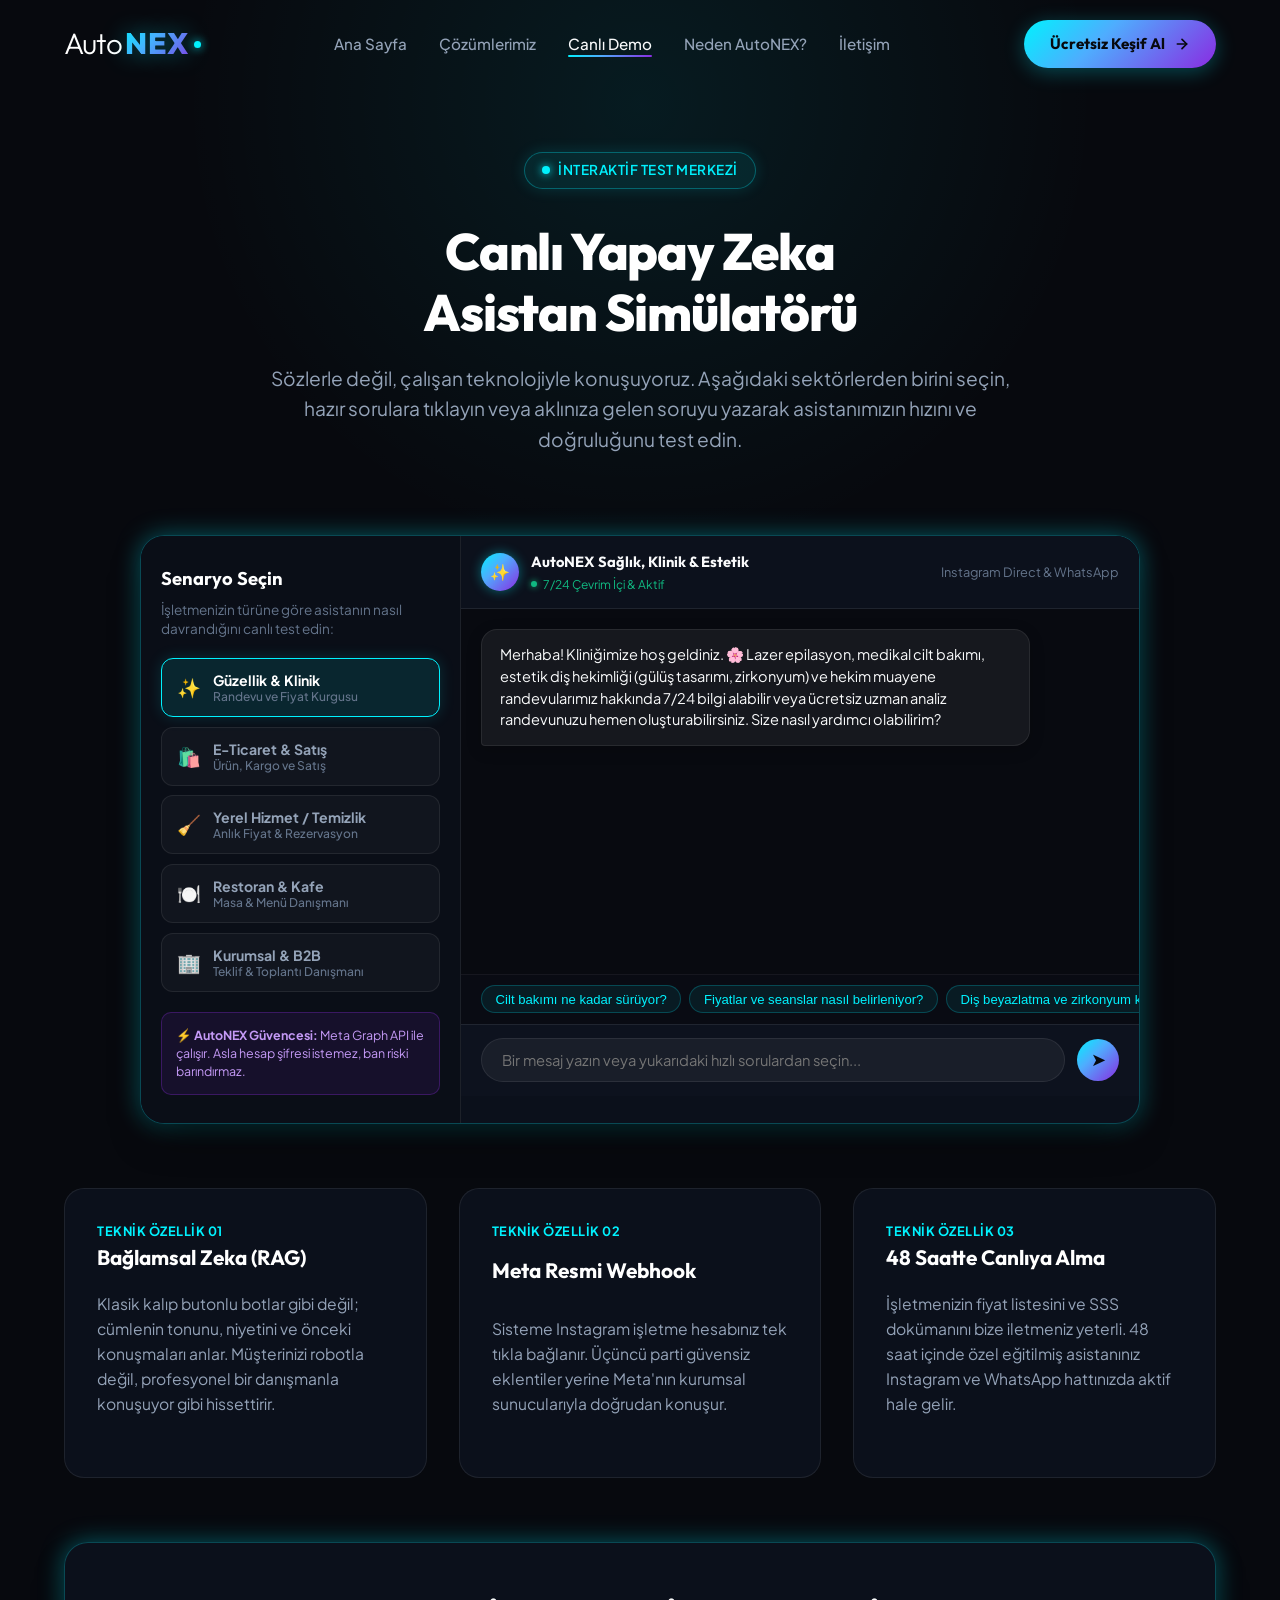
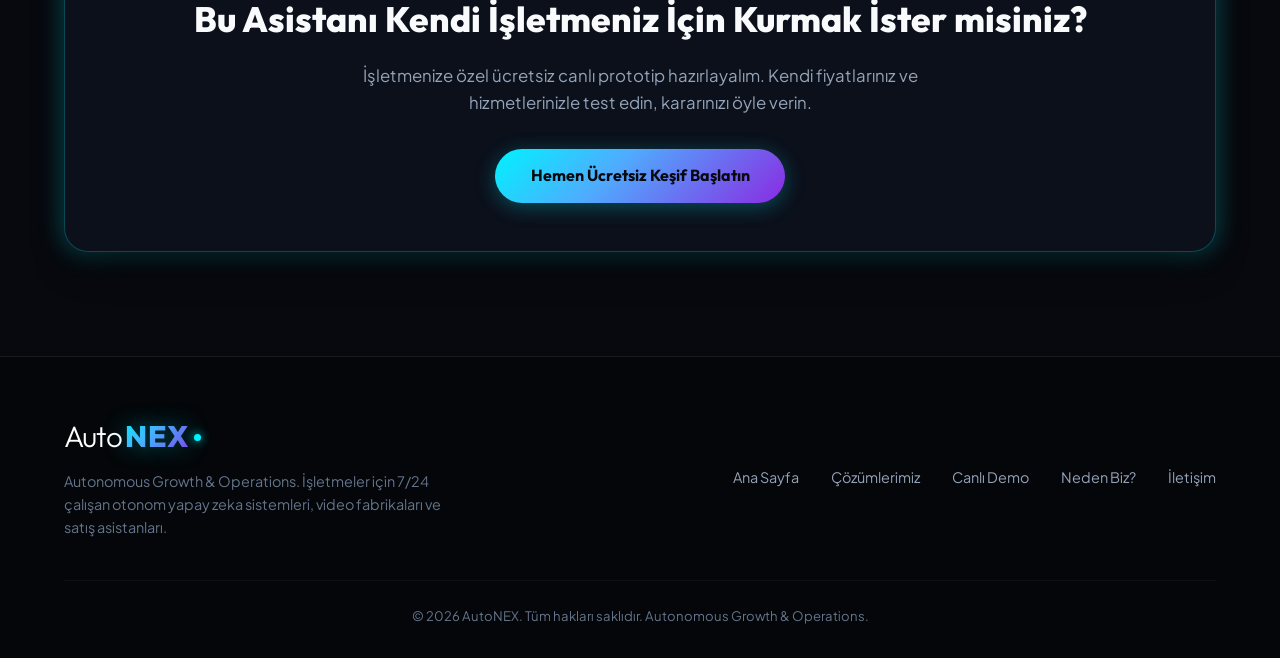
<file: demo.html>
<!DOCTYPE html>
<html lang="tr">
<head>
  <meta charset="UTF-8">
  <meta name="viewport" content="width=device-width, initial-scale=1.0">
  <title>Canlı Demo — AutoNEX | Yapay Zeka Satış Asistanı Simülatörü</title>
  <meta name="description" content="AutoNEX yapay zeka asistanını canlı deneyin. Güzellik merkezleri, e-ticaret ve yerel hizmetler için randevu ve satış kurgularını anında test edin.">
  <link rel="preconnect" href="https://fonts.googleapis.com">
  <link rel="preconnect" href="https://fonts.gstatic.com" crossorigin>
  <link href="https://fonts.googleapis.com/css2?family=Outfit:wght@300;400;500;600;700;800&family=Plus+Jakarta+Sans:wght@400;500;600;700&display=swap" rel="stylesheet">
  <link rel="stylesheet" href="style.css">
</head>
<body>

  <!-- Ambient Glow Effects -->
  <div class="ambient-glow-1"></div>
  <div class="ambient-glow-2"></div>

  <!-- Header / Navigation -->
  <header class="header" id="header">
    <div class="container">
      <div class="nav-wrapper">
        <a href="index.html" class="brand-logo" aria-label="AutoNEX Ana Sayfa">
          <span class="logo-auto">Auto</span><span class="logo-nex">NEX</span><span class="logo-dot"></span>
        </a>

        <ul class="nav-menu" id="nav-menu">
          <li><a href="index.html" class="nav-link">Ana Sayfa</a></li>
          <li><a href="cozumler.html" class="nav-link">Çözümlerimiz</a></li>
          <li><a href="demo.html" class="nav-link active">Canlı Demo</a></li>
          <li><a href="neden-autonex.html" class="nav-link">Neden AutoNEX?</a></li>
          <li><a href="iletisim.html" class="nav-link">İletişim</a></li>
        </ul>

        <div class="nav-cta">
          <a href="iletisim.html" class="btn-primary" id="nav-cta-btn">
            <span>Ücretsiz Keşif Al</span>
            <svg width="16" height="16" viewBox="0 0 24 24" fill="none" stroke="currentColor" stroke-width="2.5" stroke-linecap="round" stroke-linejoin="round"><line x1="5" y1="12" x2="19" y2="12"></line><polyline points="12 5 19 12 12 19"></polyline></svg>
          </a>
        </div>

        <button class="mobile-toggle" id="mobile-toggle" aria-label="Menüyü Aç/Kapa">☰</button>
      </div>
    </div>
  </header>

  <!-- Page Hero -->
  <section class="page-hero">
    <div class="container">
      <div class="hero-badge">
        <span class="ping-dot"></span>
        <span>İNTERAKTİF TEST MERKEZİ</span>
      </div>
      <h1 class="page-title">Canlı Yapay Zeka <br><span class="gradient-text">Asistan Simülatörü</span></h1>
      <p class="page-subtitle">Sözlerle değil, çalışan teknolojiyle konuşuyoruz. Aşağıdaki sektörlerden birini seçin, hazır sorulara tıklayın veya aklınıza gelen soruyu yazarak asistanımızın hızını ve doğruluğunu test edin.</p>
    </div>
  </section>

  <!-- Dedicated Live Simulator Section -->
  <section class="section" style="padding-top: 1rem;">
    <div class="container">
      
      <div class="simulator-box" id="simulator-box" style="margin-bottom: 4rem;">
        <!-- Simulator Sidebar -->
        <div class="sim-sidebar">
          <div>
            <h3 class="sim-sidebar-title">Senaryo Seçin</h3>
            <p class="sim-sidebar-desc">İşletmenizin türüne göre asistanın nasıl davrandığını canlı test edin:</p>
            
            <div class="scenario-list">
              <button class="scenario-btn active" data-scenario="clinic" id="scenario-clinic">
                <span class="scenario-icon">✨</span>
                <div>
                  <strong>Güzellik & Klinik</strong>
                  <div style="font-size: 0.75rem; color: var(--text-muted);">Randevu ve Fiyat Kurgusu</div>
                </div>
              </button>

              <button class="scenario-btn" data-scenario="ecom" id="scenario-ecom">
                <span class="scenario-icon">🛍️</span>
                <div>
                  <strong>E-Ticaret & Satış</strong>
                  <div style="font-size: 0.75rem; color: var(--text-muted);">Ürün, Kargo ve Satış</div>
                </div>
              </button>

              <button class="scenario-btn" data-scenario="service" id="scenario-service">
                <span class="scenario-icon">🧹</span>
                <div>
                  <strong>Yerel Hizmet / Temizlik</strong>
                  <div style="font-size: 0.75rem; color: var(--text-muted);">Anlık Fiyat & Rezervasyon</div>
                </div>
              </button>

              <button class="scenario-btn" data-scenario="restaurant" id="scenario-restaurant">
                <span class="scenario-icon">🍽️</span>
                <div>
                  <strong>Restoran & Kafe</strong>
                  <div style="font-size: 0.75rem; color: var(--text-muted);">Masa & Menü Danışmanı</div>
                </div>
              </button>

              <button class="scenario-btn" data-scenario="corporate" id="scenario-corporate">
                <span class="scenario-icon">🏢</span>
                <div>
                  <strong>Kurumsal & B2B</strong>
                  <div style="font-size: 0.75rem; color: var(--text-muted);">Teklif & Toplantı Danışmanı</div>
                </div>
              </button>
            </div>
          </div>

          <div class="sim-features-badge">
            ⚡ <strong>AutoNEX Güvencesi:</strong> Meta Graph API ile çalışır. Asla hesap şifresi istemez, ban riski barındırmaz.
          </div>
        </div>

        <!-- Simulator Chat Area -->
        <div class="sim-chat-area">
          <div class="chat-header">
            <div class="chat-profile">
              <div class="chat-avatar" id="sim-avatar">AN</div>
              <div>
                <div class="chat-name" id="sim-bot-name">AutoNEX Klinik Asistanı</div>
                <div class="chat-status"><span class="online-dot"></span> 7/24 Çevrim İçi & Aktif</div>
              </div>
            </div>
            <div style="font-size: 0.8rem; color: var(--text-muted);">Instagram Direct & WhatsApp</div>
          </div>

          <!-- Chat Messages Body -->
          <div class="chat-body" id="chat-body">
            <!-- Messages populated by app.js -->
          </div>

          <!-- Typing Indicator -->
          <div class="typing-indicator" id="typing-indicator">
            <span class="typing-dot"></span>
            <span class="typing-dot"></span>
            <span class="typing-dot"></span>
          </div>

          <!-- Quick Prompts Bar -->
          <div class="quick-prompts" id="quick-prompts">
            <!-- Populated dynamically -->
          </div>

          <!-- Chat Input Footer -->
          <form class="chat-footer" id="chat-form">
            <input type="text" class="chat-input" id="chat-input" placeholder="Bir mesaj yazın veya yukarıdaki hızlı sorulardan seçin..." autocomplete="off">
            <button type="submit" class="chat-send-btn" id="chat-send" aria-label="Gönder">
              ➤
            </button>
          </form>
        </div>
      </div>

      <!-- Simulator Technical Highlights -->
      <div class="services-grid" style="margin-bottom: 4rem;">
        <div class="service-card" style="padding: 2rem;">
          <div class="card-tag">TEKNİK ÖZELLİK 01</div>
          <h3 class="card-title" style="font-size: 1.3rem;">Bağlamsal Zeka (RAG)</h3>
          <p class="card-desc">Klasik kalıp butonlu botlar gibi değil; cümlenin tonunu, niyetini ve önceki konuşmaları anlar. Müşterinizi robotla değil, profesyonel bir danışmanla konuşuyor gibi hissettirir.</p>
        </div>

        <div class="service-card" style="padding: 2rem;">
          <div class="card-tag">TEKNİK ÖZELLİK 02</div>
          <h3 class="card-title" style="font-size: 1.3rem;">Meta Resmi Webhook</h3>
          <p class="card-desc">Sisteme Instagram işletme hesabınız tek tıkla bağlanır. Üçüncü parti güvensiz eklentiler yerine Meta'nın kurumsal sunucularıyla doğrudan konuşur.</p>
        </div>

        <div class="service-card" style="padding: 2rem;">
          <div class="card-tag">TEKNİK ÖZELLİK 03</div>
          <h3 class="card-title" style="font-size: 1.3rem;">48 Saatte Canlıya Alma</h3>
          <p class="card-desc">İşletmenizin fiyat listesini ve SSS dokümanını bize iletmeniz yeterli. 48 saat içinde özel eğitilmiş asistanınız Instagram ve WhatsApp hattınızda aktif hale gelir.</p>
        </div>
      </div>

      <!-- CTA Box -->
      <div style="background: var(--bg-card); border: 1px solid var(--border-glow); border-radius: 24px; padding: 3rem; text-align: center; box-shadow: var(--card-shadow), var(--glow-cyan);">
        <h2 style="font-family: var(--font-heading); font-size: 2.2rem; font-weight: 800; margin-bottom: 1rem;">Bu Asistanı Kendi İşletmeniz İçin Kurmak İster misiniz?</h2>
        <p style="font-size: 1.05rem; color: var(--text-secondary); max-width: 650px; margin: 0 auto 2rem;">İşletmenize özel ücretsiz canlı prototip hazırlayalım. Kendi fiyatlarınız ve hizmetlerinizle test edin, kararınızı öyle verin.</p>
        <a href="iletisim.html" class="btn-primary" style="font-size: 1rem; padding: 0.9rem 2.2rem;">Hemen Ücretsiz Keşif Başlatın</a>
      </div>

    </div>
  </section>

  <!-- Footer -->
  <footer class="footer">
    <div class="container">
      <div class="footer-top">
        <div>
          <a href="index.html" class="brand-logo">
            <span class="logo-auto">Auto</span><span class="logo-nex">NEX</span><span class="logo-dot"></span>
          </a>
          <p class="footer-desc">Autonomous Growth & Operations. İşletmeler için 7/24 çalışan otonom yapay zeka sistemleri, video fabrikaları ve satış asistanları.</p>
        </div>

        <ul class="footer-links">
          <li><a href="index.html" class="footer-link">Ana Sayfa</a></li>
          <li><a href="cozumler.html" class="footer-link">Çözümlerimiz</a></li>
          <li><a href="demo.html" class="footer-link">Canlı Demo</a></li>
          <li><a href="neden-autonex.html" class="footer-link">Neden Biz?</a></li>
          <li><a href="iletisim.html" class="footer-link">İletişim</a></li>
        </ul>
      </div>

      <div class="footer-bottom">
        <p>&copy; 2026 AutoNEX. Tüm hakları saklıdır. Autonomous Growth & Operations.</p>
      </div>
    </div>
  </footer>

  <script src="app.js"></script>
</body>
</html>
</file>
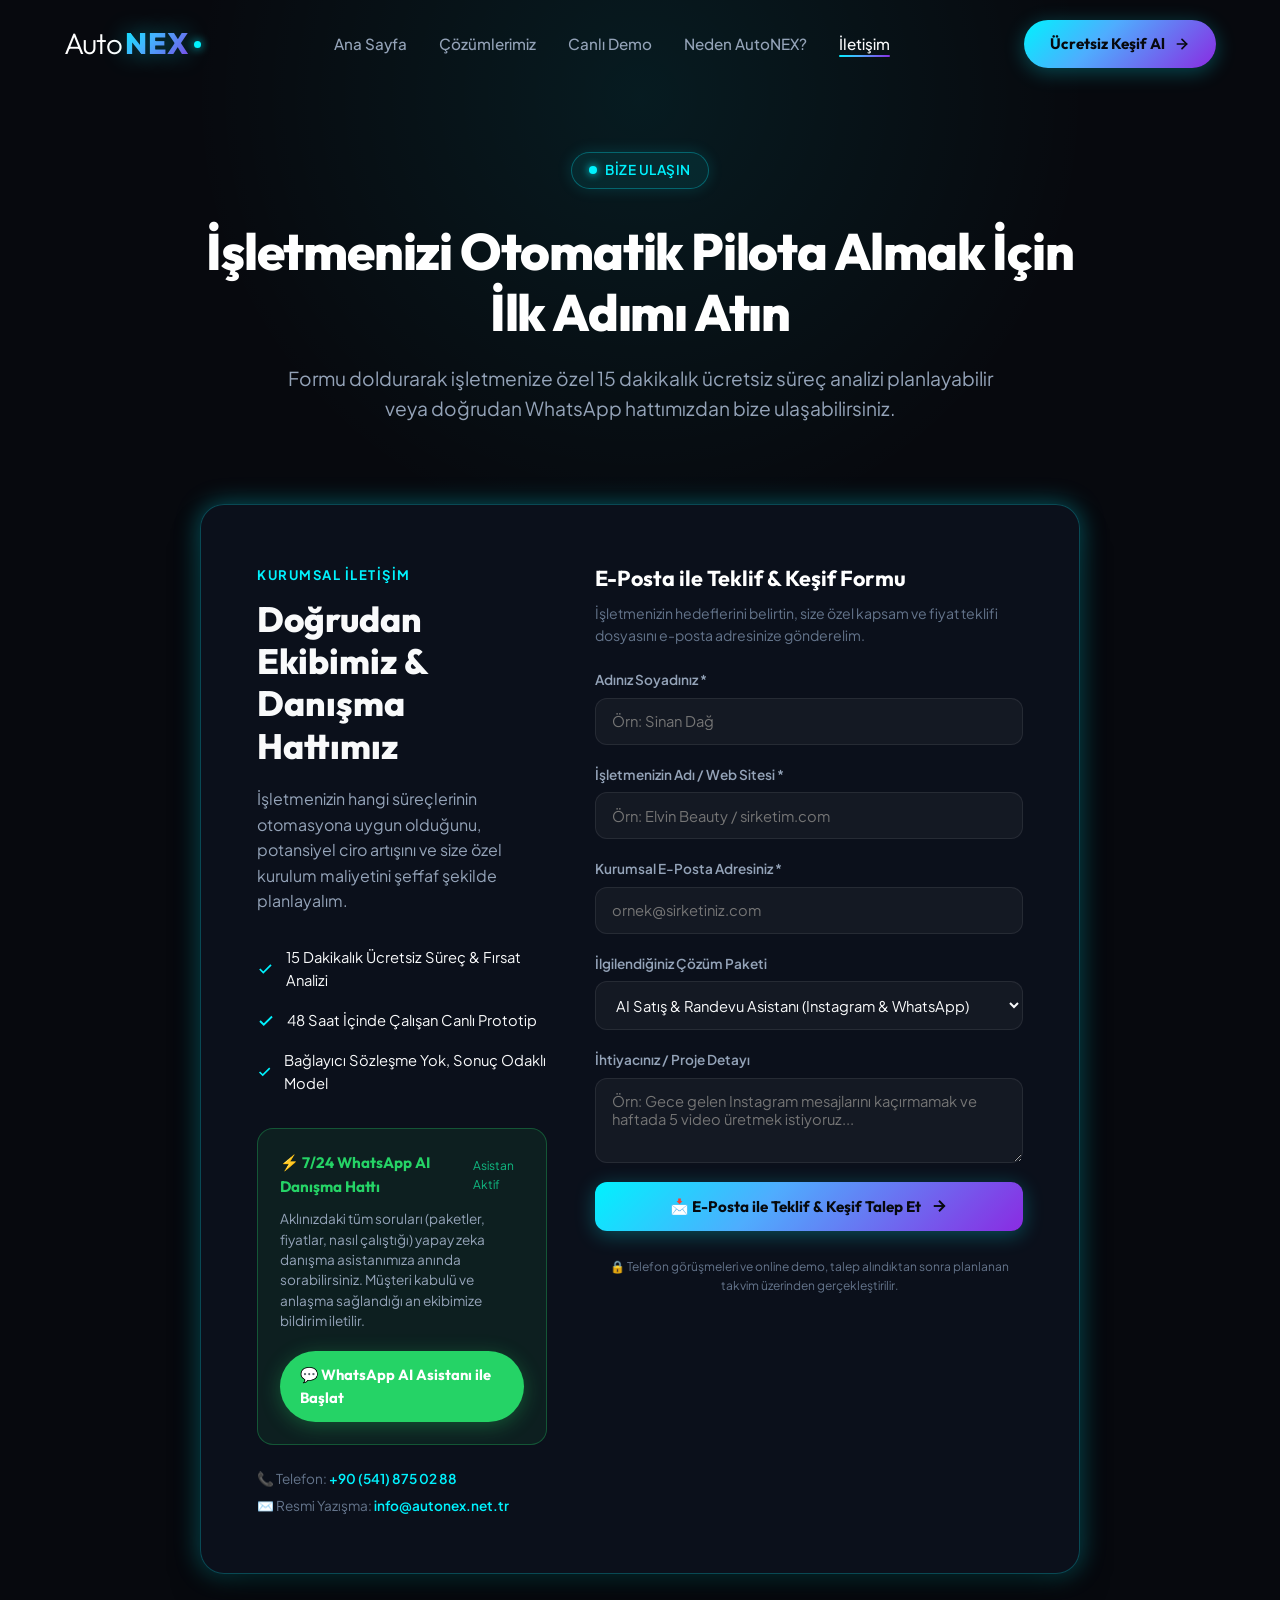
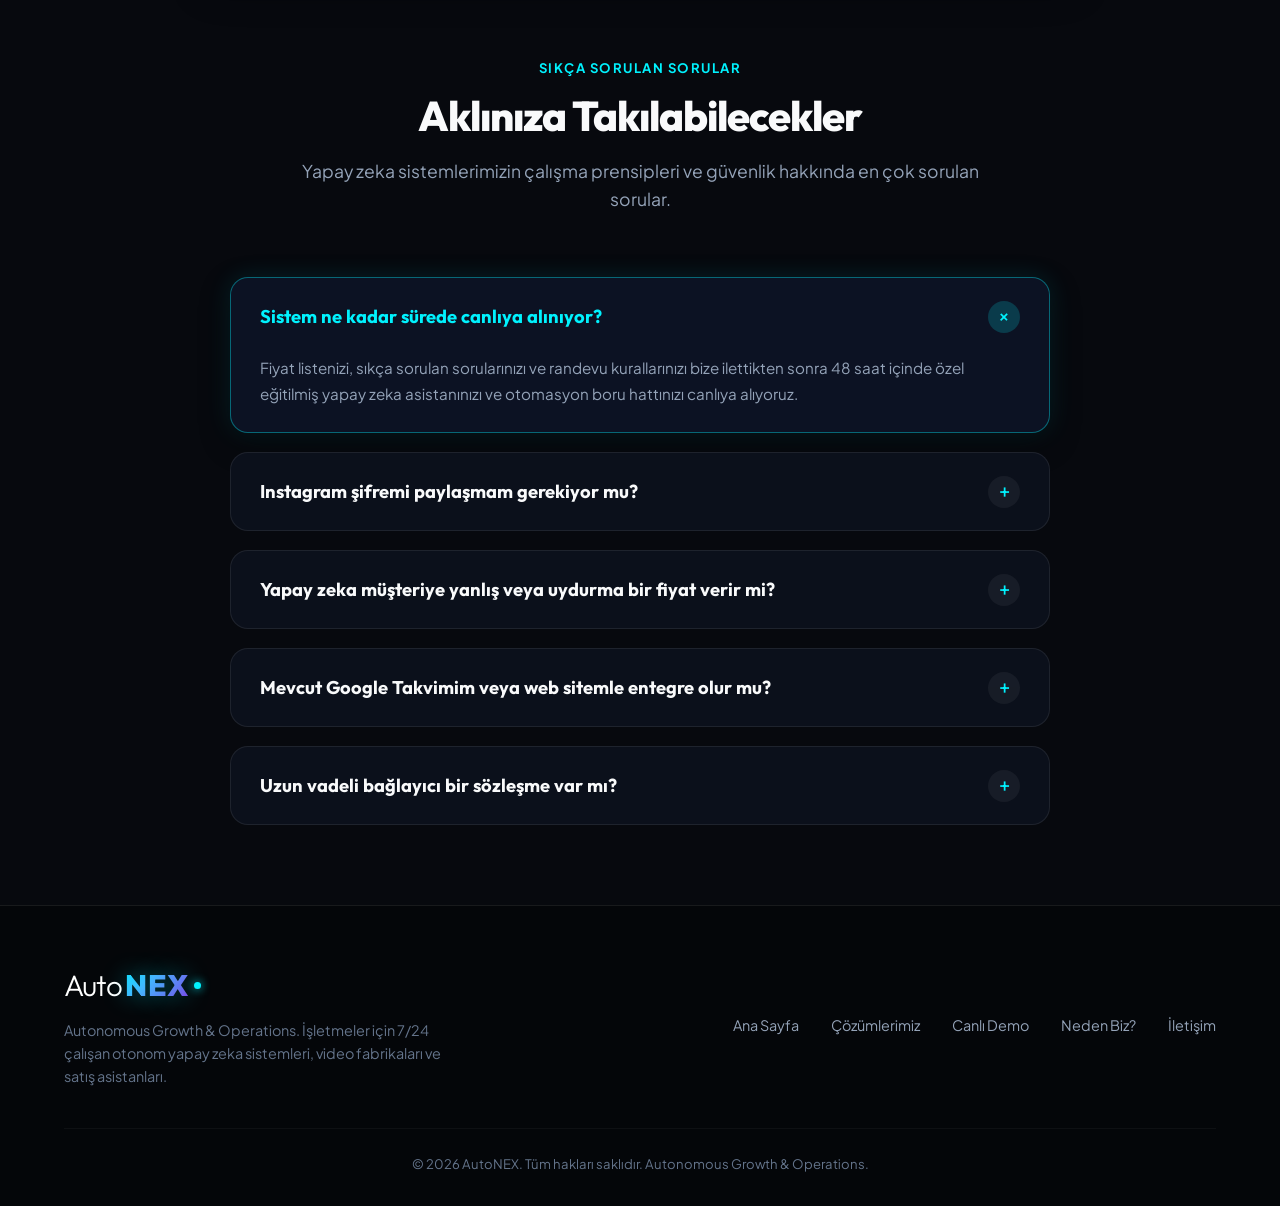
<file: iletisim.html>
<!DOCTYPE html>
<html lang="tr">
<head>
  <meta charset="UTF-8">
  <meta name="viewport" content="width=device-width, initial-scale=1.0">
  <title>İletişim & Ücretsiz Keşif — AutoNEX | Otonom Yapay Zeka Sistemleri</title>
  <meta name="description" content="AutoNEX ile iletişime geçin. İşletmenize özel 15 dakikalık ücretsiz demo ve süreç analizi için formu doldurun veya doğrudan WhatsApp'tan yazın.">
  <link rel="preconnect" href="https://fonts.googleapis.com">
  <link rel="preconnect" href="https://fonts.gstatic.com" crossorigin>
  <link href="https://fonts.googleapis.com/css2?family=Outfit:wght@300;400;500;600;700;800&family=Plus+Jakarta+Sans:wght@400;500;600;700&display=swap" rel="stylesheet">
  <link rel="stylesheet" href="style.css">
</head>
<body>

  <!-- Ambient Glow Effects -->
  <div class="ambient-glow-1"></div>
  <div class="ambient-glow-2"></div>

  <!-- Header / Navigation -->
  <header class="header" id="header">
    <div class="container">
      <div class="nav-wrapper">
        <a href="index.html" class="brand-logo" aria-label="AutoNEX Ana Sayfa">
          <span class="logo-auto">Auto</span><span class="logo-nex">NEX</span><span class="logo-dot"></span>
        </a>

        <ul class="nav-menu" id="nav-menu">
          <li><a href="index.html" class="nav-link">Ana Sayfa</a></li>
          <li><a href="cozumler.html" class="nav-link">Çözümlerimiz</a></li>
          <li><a href="demo.html" class="nav-link">Canlı Demo</a></li>
          <li><a href="neden-autonex.html" class="nav-link">Neden AutoNEX?</a></li>
          <li><a href="iletisim.html" class="nav-link active">İletişim</a></li>
        </ul>

        <div class="nav-cta">
          <a href="iletisim.html" class="btn-primary" id="nav-cta-btn">
            <span>Ücretsiz Keşif Al</span>
            <svg width="16" height="16" viewBox="0 0 24 24" fill="none" stroke="currentColor" stroke-width="2.5" stroke-linecap="round" stroke-linejoin="round"><line x1="5" y1="12" x2="19" y2="12"></line><polyline points="12 5 19 12 12 19"></polyline></svg>
          </a>
        </div>

        <button class="mobile-toggle" id="mobile-toggle" aria-label="Menüyü Aç/Kapa">☰</button>
      </div>
    </div>
  </header>

  <!-- Page Hero -->
  <section class="page-hero">
    <div class="container">
      <div class="hero-badge">
        <span class="ping-dot"></span>
        <span>BİZE ULAŞIN</span>
      </div>
      <h1 class="page-title">İşletmenizi Otomatik Pilota Almak İçin <br><span class="gradient-text">İlk Adımı Atın</span></h1>
      <p class="page-subtitle">Formu doldurarak işletmenize özel 15 dakikalık ücretsiz süreç analizi planlayabilir veya doğrudan WhatsApp hattımızdan bize ulaşabilirsiniz.</p>
    </div>
  </section>

  <!-- Contact & Discovery Form Section -->
  <section class="section" style="padding-top: 1rem; padding-bottom: 5rem;">
    <div class="container">
      
      <div class="contact-box" style="margin-bottom: 5rem;">
        <!-- Contact Info Side -->
        <div>
          <span class="section-tag">KURUMSAL İLETİŞİM</span>
          <h2 class="contact-info-title">Doğrudan Ekibimiz & Danışma Hattımız</h2>
          <p class="contact-info-desc">İşletmenizin hangi süreçlerinin otomasyona uygun olduğunu, potansiyel ciro artışını ve size özel kurulum maliyetini şeffaf şekilde planlayalım.</p>

          <ul class="contact-highlights">
            <li>
              <svg width="18" height="18" viewBox="0 0 24 24" fill="none" stroke="#00f2fe" stroke-width="2.5"><polyline points="20 6 9 17 4 12"></polyline></svg>
              <span>15 Dakikalık Ücretsiz Süreç & Fırsat Analizi</span>
            </li>
            <li>
              <svg width="18" height="18" viewBox="0 0 24 24" fill="none" stroke="#00f2fe" stroke-width="2.5"><polyline points="20 6 9 17 4 12"></polyline></svg>
              <span>48 Saat İçinde Çalışan Canlı Prototip</span>
            </li>
            <li>
              <svg width="18" height="18" viewBox="0 0 24 24" fill="none" stroke="#00f2fe" stroke-width="2.5"><polyline points="20 6 9 17 4 12"></polyline></svg>
              <span>Bağlayıcı Sözleşme Yok, Sonuç Odaklı Model</span>
            </li>
          </ul>

          <!-- 7/24 WhatsApp AI Advisory Line Card -->
          <div style="background: rgba(37, 211, 102, 0.08); border: 1px solid rgba(37, 211, 102, 0.3); border-radius: 16px; padding: 1.4rem; margin-top: 1.8rem;">
            <div style="display: flex; align-items: center; justify-content: space-between; margin-bottom: 0.6rem;">
              <span style="font-family: var(--font-heading); font-weight: 700; color: #25d366; font-size: 0.95rem;">⚡ 7/24 WhatsApp AI Danışma Hattı</span>
              <span style="font-size: 0.75rem; color: #10b981; display: flex; align-items: center; gap: 4px;"><span class="online-dot"></span> Asistan Aktif</span>
            </div>
            <p style="font-size: 0.85rem; color: var(--text-secondary); line-height: 1.5; margin-bottom: 1.2rem;">
              Aklınızdaki tüm soruları (paketler, fiyatlar, nasıl çalıştığı) yapay zeka danışma asistanımıza anında sorabilirsiniz. Müşteri kabulü ve anlaşma sağlandığı an ekibimize bildirim iletilir.
            </p>
            <a href="https://wa.me/905418750288?text=Merhaba%20AutoNEX%20AI%20Dan%C4%B1%C5%9Fma%20Asistan%C4%B1%2C%20otomasyon%20paketleri%20hakk%C4%B1nda%20bilgi%20almak%20istiyorum." target="_blank" class="direct-wa-btn" style="width: 100%; justify-content: center; font-size: 0.92rem; padding: 0.75rem 1.2rem;">
              <span>💬 WhatsApp AI Asistanı ile Başlat</span>
            </a>
          </div>

          <div style="margin-top: 1.4rem; font-size: 0.85rem; color: var(--text-muted); display: flex; flex-direction: column; gap: 6px;">
            <div>📞 Telefon: <a href="tel:+905418750288" style="color: var(--neon-cyan); text-decoration: none; font-weight: 600;">+90 (541) 875 02 88</a></div>
            <div>✉️ Resmi Yazışma: <a href="mailto:info@autonex.net.tr" style="color: var(--neon-cyan); text-decoration: none; font-weight: 600;">info@autonex.net.tr</a></div>
          </div>
        </div>

        <!-- Professional E-Mail Quote Form Side -->
        <div>
          <h3 style="font-family: var(--font-heading); font-size: 1.35rem; font-weight: 700; margin-bottom: 0.4rem; color: #ffffff;">E-Posta ile Teklif & Keşif Formu</h3>
          <p style="font-size: 0.88rem; color: var(--text-muted); margin-bottom: 1.4rem;">İşletmenizin hedeflerini belirtin, size özel kapsam ve fiyat teklifi dosyasını e-posta adresinize gönderelim.</p>

          <form class="contact-form" id="lead-form">
            <div class="form-group">
              <label class="form-label" for="form-name">Adınız Soyadınız *</label>
              <input type="text" id="form-name" class="form-input" placeholder="Örn: Sinan Dağ" required>
            </div>

            <div class="form-group">
              <label class="form-label" for="form-business">İşletmenizin Adı / Web Sitesi *</label>
              <input type="text" id="form-business" class="form-input" placeholder="Örn: Elvin Beauty / sirketim.com" required>
            </div>

            <div class="form-group">
              <label class="form-label" for="form-email">Kurumsal E-Posta Adresiniz *</label>
              <input type="email" id="form-email" class="form-input" placeholder="ornek@sirketiniz.com" required>
            </div>

            <div class="form-group">
              <label class="form-label" for="form-module">İlgilendiğiniz Çözüm Paketi</label>
              <select id="form-module" class="form-select">
                <option value="AI Satış ve Randevu Asistanı (Instagram & WhatsApp)">AI Satış & Randevu Asistanı (Instagram & WhatsApp)</option>
                <option value="Otonom Video & İçerik Fabrikası (Reels/Shorts/TikTok)">Otonom Video & İçerik Fabrikası (Reels/Shorts/TikTok)</option>
                <option value="Uçtan Uca Büyüme & Operasyon Sistemi (Full Stack)">Uçtan Uca Büyüme & Operasyon Sistemi (Full Stack)</option>
                <option value="Tüm Çözümler Hakkında Bilgi Almak İstiyorum">Tüm Çözümler Hakkında Bilgi Almak İstiyorum</option>
              </select>
            </div>

            <div class="form-group">
              <label class="form-label" for="form-notes">İhtiyacınız / Proje Detayı</label>
              <textarea id="form-notes" class="form-textarea" placeholder="Örn: Gece gelen Instagram mesajlarını kaçırmamak ve haftada 5 video üretmek istiyoruz..."></textarea>
            </div>

            <button type="submit" class="btn-primary" style="width: 100%; border-radius: 12px; padding: 0.95rem;">
              <span>📩 E-Posta ile Teklif & Keşif Talep Et</span>
              <svg width="18" height="18" viewBox="0 0 24 24" fill="none" stroke="currentColor" stroke-width="2.5"><line x1="5" y1="12" x2="19" y2="12"></line><polyline points="12 5 19 12 12 19"></polyline></svg>
            </button>
            <div style="font-size: 0.75rem; color: var(--text-muted); text-align: center; margin-top: 0.4rem;">
              🔒 Telefon görüşmeleri ve online demo, talep alındıktan sonra planlanan takvim üzerinden gerçekleştirilir.
            </div>
          </form>
        </div>
      </div>

      <!-- FAQ Section -->
      <div class="section-header">
        <span class="section-tag">SIKÇA SORULAN SORULAR</span>
        <h2 class="section-title">Aklınıza Takılabilecekler</h2>
        <p class="section-desc">Yapay zeka sistemlerimizin çalışma prensipleri ve güvenlik hakkında en çok sorulan sorular.</p>
      </div>

      <div class="faq-list">
        <div class="faq-item open">
          <div class="faq-question">
            <span>Sistem ne kadar sürede canlıya alınıyor?</span>
            <span class="faq-icon">+</span>
          </div>
          <div class="faq-answer">
            Fiyat listenizi, sıkça sorulan sorularınızı ve randevu kurallarınızı bize ilettikten sonra 48 saat içinde özel eğitilmiş yapay zeka asistanınızı ve otomasyon boru hattınızı canlıya alıyoruz.
          </div>
        </div>

        <div class="faq-item">
          <div class="faq-question">
            <span>Instagram şifremi paylaşmam gerekiyor mu?</span>
            <span class="faq-icon">+</span>
          </div>
          <div class="faq-answer">
            Kesinlikle hayır! AutoNEX, Meta'nın resmi Graph API altyapısıyla çalışır. Sisteme Meta'nın resmi onay ekranından tek tıkla işletme izni vererek bağlanırsınız, şifre istemez.
          </div>
        </div>

        <div class="faq-item">
          <div class="faq-question">
            <span>Yapay zeka müşteriye yanlış veya uydurma bir fiyat verir mi?</span>
            <span class="faq-icon">+</span>
          </div>
          <div class="faq-answer">
            Hayır. Sistemlerimiz kurumsal RAG (Retrieval-Augmented Generation) mimarisiyle sınırlandırılmıştır. Yalnızca sizin onayladığınız resmi fiyat tablosundan ve kurallarınızdan konuşur. Bilmediği veya özel indirim talep edilen durumlarda otomatik olarak canlı personele devreder.
          </div>
        </div>

        <div class="faq-item">
          <div class="faq-question">
            <span>Mevcut Google Takvimim veya web sitemle entegre olur mu?</span>
            <span class="faq-icon">+</span>
          </div>
          <div class="faq-answer">
            Evet, ihtiyaç halinde kurulur. Asistan Google Calendar, Google Sheets veya CRM panelinize bağlanabilir. Hangi sisteminizle çalışacağını keşif görüşmesinde birlikte belirleriz.
          </div>
        </div>

        <div class="faq-item">
          <div class="faq-question">
            <span>Uzun vadeli bağlayıcı bir sözleşme var mı?</span>
            <span class="faq-icon">+</span>
          </div>
          <div class="faq-answer">
            Hayır. AutoNEX tek seferlik anahtar teslim kurulum ve isteğe bağlı aylık bakım modeliyle çalışır. Müşterilerimizi zorunlu yıllık sözleşmelere bağlamayız; sağladığımız somut ciro artışıyla değer üretiriz.
          </div>
        </div>
      </div>

    </div>
  </section>

  <!-- Footer -->
  <footer class="footer">
    <div class="container">
      <div class="footer-top">
        <div>
          <a href="index.html" class="brand-logo">
            <span class="logo-auto">Auto</span><span class="logo-nex">NEX</span><span class="logo-dot"></span>
          </a>
          <p class="footer-desc">Autonomous Growth & Operations. İşletmeler için 7/24 çalışan otonom yapay zeka sistemleri, video fabrikaları ve satış asistanları.</p>
        </div>

        <ul class="footer-links">
          <li><a href="index.html" class="footer-link">Ana Sayfa</a></li>
          <li><a href="cozumler.html" class="footer-link">Çözümlerimiz</a></li>
          <li><a href="demo.html" class="footer-link">Canlı Demo</a></li>
          <li><a href="neden-autonex.html" class="footer-link">Neden Biz?</a></li>
          <li><a href="iletisim.html" class="footer-link">İletişim</a></li>
        </ul>
      </div>

      <div class="footer-bottom">
        <p>&copy; 2026 AutoNEX. Tüm hakları saklıdır. Autonomous Growth & Operations.</p>
      </div>
    </div>
  </footer>

  <script src="app.js"></script>
</body>
</html>
</file>
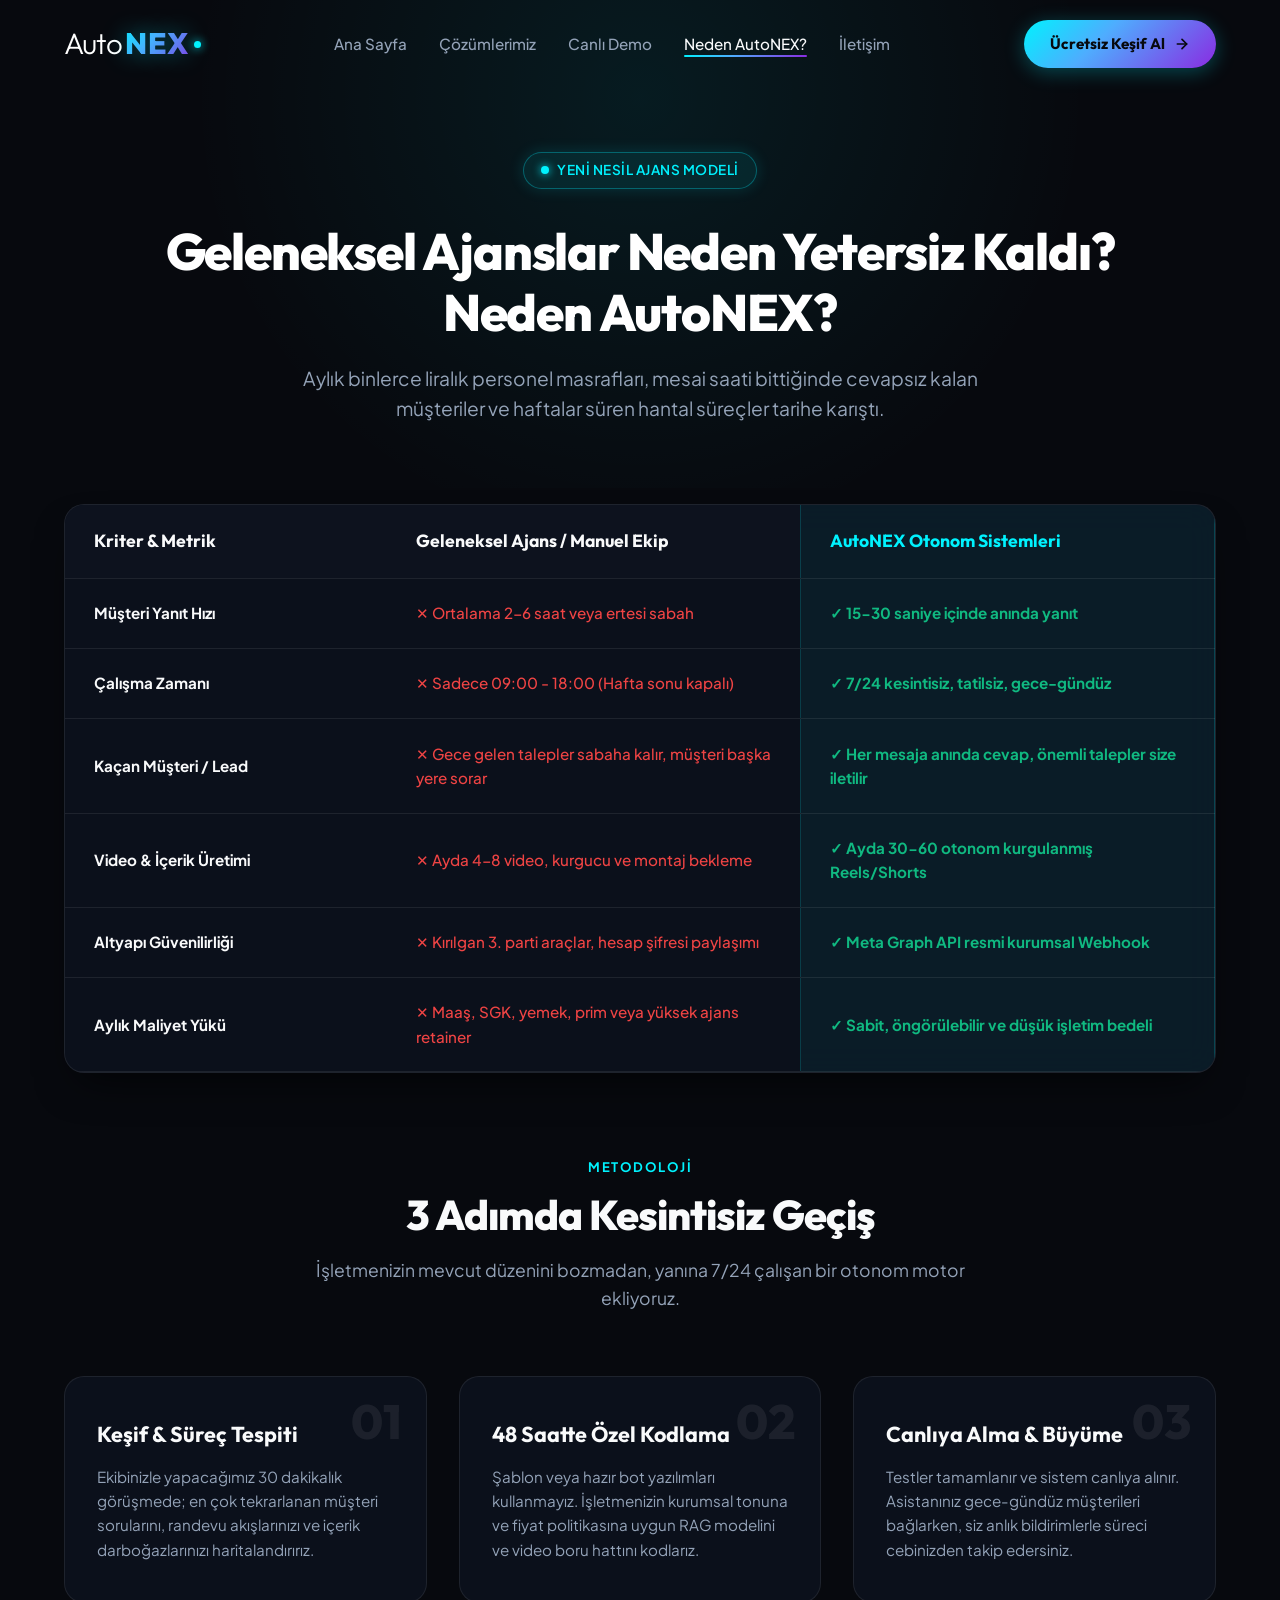
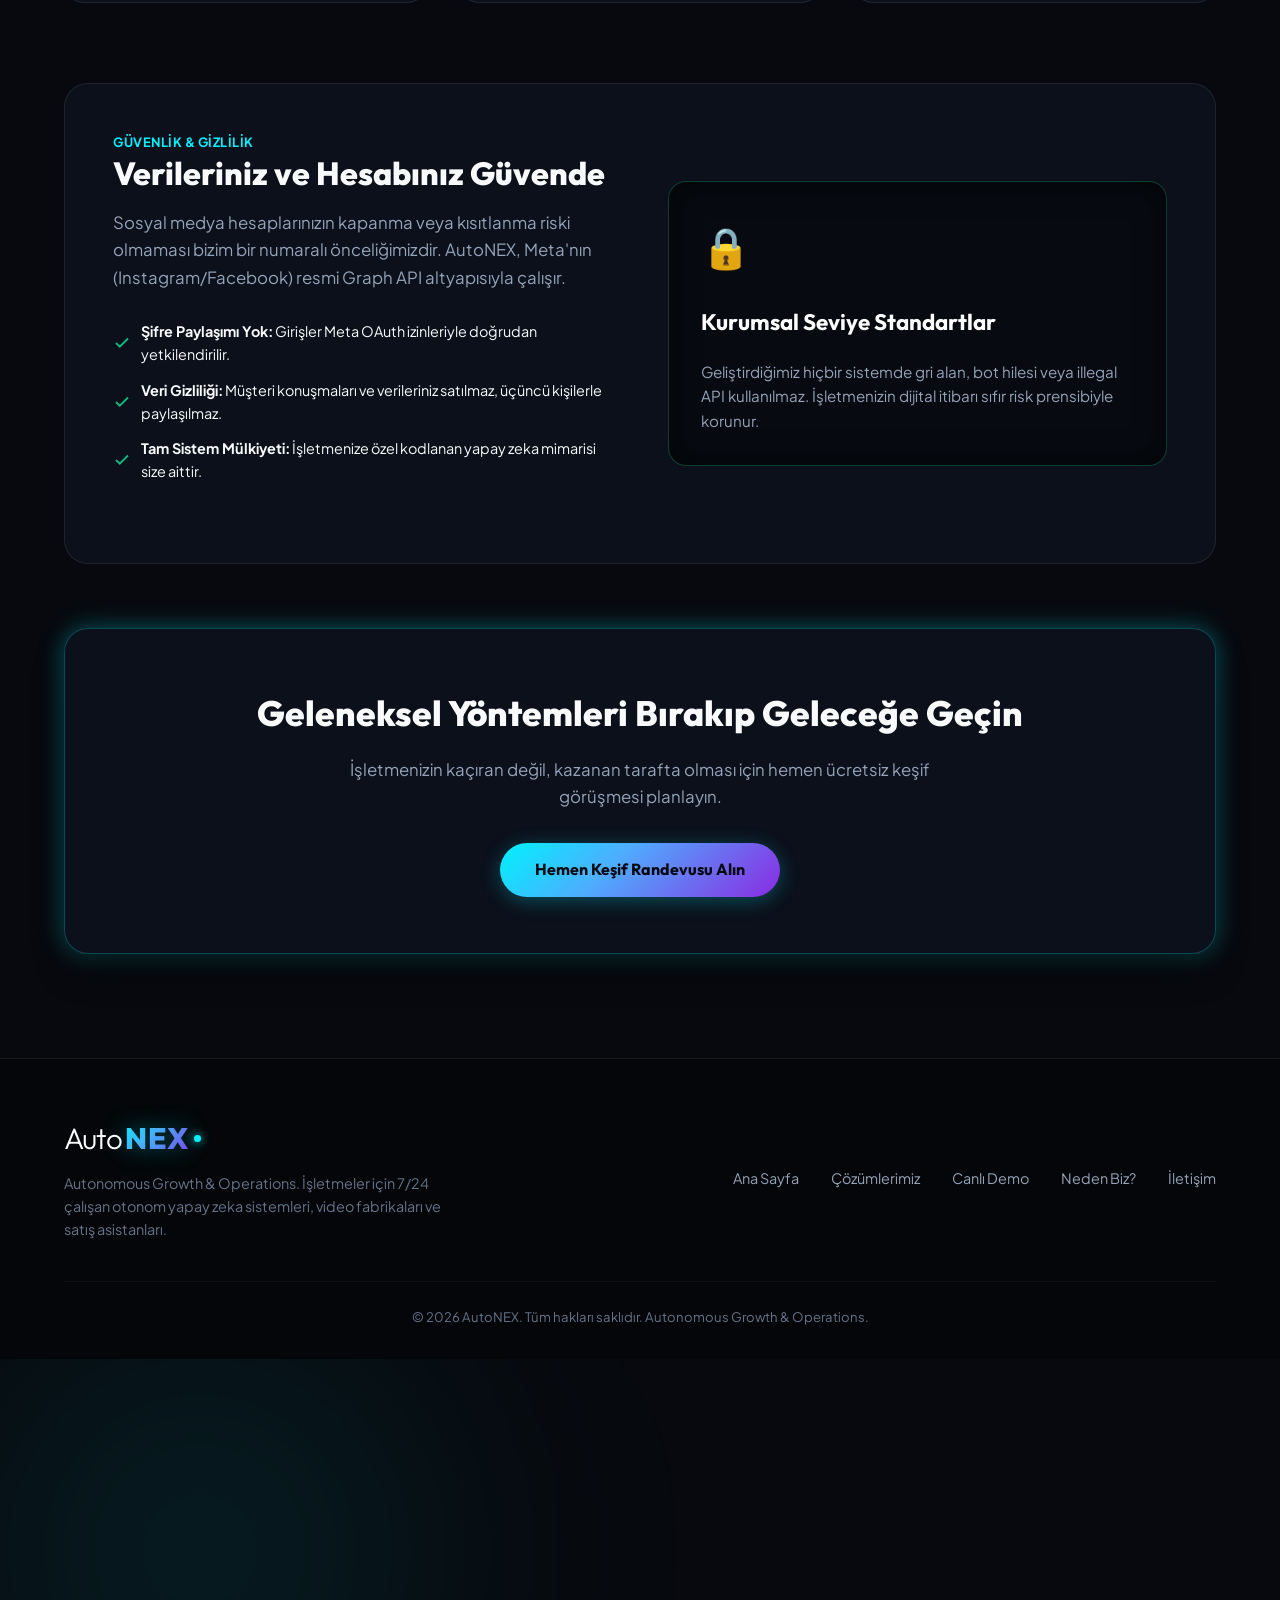
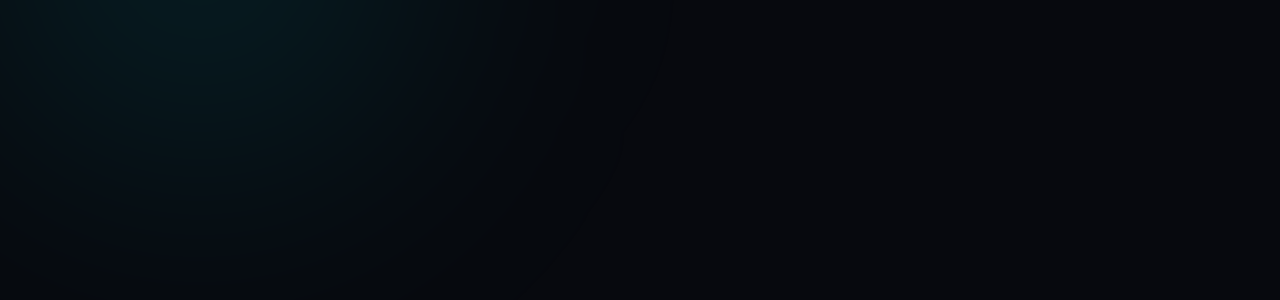
<file: neden-autonex.html>
<!DOCTYPE html>
<html lang="tr">
<head>
  <meta charset="UTF-8">
  <meta name="viewport" content="width=device-width, initial-scale=1.0">
  <title>Neden AutoNEX? — Autonomous Growth & Operations | Farkımız</title>
  <meta name="description" content="Geleneksel ajanslar ve kırılgan hazır araçlar yerine neden AutoNEX? Karşılaştırma tablosu, 48 saatte entegrasyon metodolojisi ve veri güvenliği.">
  <link rel="preconnect" href="https://fonts.googleapis.com">
  <link rel="preconnect" href="https://fonts.gstatic.com" crossorigin>
  <link href="https://fonts.googleapis.com/css2?family=Outfit:wght@300;400;500;600;700;800&family=Plus+Jakarta+Sans:wght@400;500;600;700&display=swap" rel="stylesheet">
  <link rel="stylesheet" href="style.css">
</head>
<body>

  <!-- Ambient Glow Effects -->
  <div class="ambient-glow-1"></div>
  <div class="ambient-glow-3"></div>

  <!-- Header / Navigation -->
  <header class="header" id="header">
    <div class="container">
      <div class="nav-wrapper">
        <a href="index.html" class="brand-logo" aria-label="AutoNEX Ana Sayfa">
          <span class="logo-auto">Auto</span><span class="logo-nex">NEX</span><span class="logo-dot"></span>
        </a>

        <ul class="nav-menu" id="nav-menu">
          <li><a href="index.html" class="nav-link">Ana Sayfa</a></li>
          <li><a href="cozumler.html" class="nav-link">Çözümlerimiz</a></li>
          <li><a href="demo.html" class="nav-link">Canlı Demo</a></li>
          <li><a href="neden-autonex.html" class="nav-link active">Neden AutoNEX?</a></li>
          <li><a href="iletisim.html" class="nav-link">İletişim</a></li>
        </ul>

        <div class="nav-cta">
          <a href="iletisim.html" class="btn-primary" id="nav-cta-btn">
            <span>Ücretsiz Keşif Al</span>
            <svg width="16" height="16" viewBox="0 0 24 24" fill="none" stroke="currentColor" stroke-width="2.5" stroke-linecap="round" stroke-linejoin="round"><line x1="5" y1="12" x2="19" y2="12"></line><polyline points="12 5 19 12 12 19"></polyline></svg>
          </a>
        </div>

        <button class="mobile-toggle" id="mobile-toggle" aria-label="Menüyü Aç/Kapa">☰</button>
      </div>
    </div>
  </header>

  <!-- Page Hero -->
  <section class="page-hero">
    <div class="container">
      <div class="hero-badge">
        <span class="ping-dot"></span>
        <span>YENİ NESİL AJANS MODELİ</span>
      </div>
      <h1 class="page-title">Geleneksel Ajanslar Neden Yetersiz Kaldı? <br><span class="gradient-text">Neden AutoNEX?</span></h1>
      <p class="page-subtitle">Aylık binlerce liralık personel masrafları, mesai saati bittiğinde cevapsız kalan müşteriler ve haftalar süren hantal süreçler tarihe karıştı.</p>
    </div>
  </section>

  <!-- Comparison Section -->
  <section class="section" style="padding-top: 1rem;">
    <div class="container">
      
      <div class="comparison-wrapper" style="margin-bottom: 5rem;">
        <table class="comparison-table">
          <thead>
            <tr>
              <th style="width: 28%;">Kriter & Metrik</th>
              <th style="width: 36%;">Geleneksel Ajans / Manuel Ekip</th>
              <th class="highlight" style="width: 36%;">AutoNEX Otonom Sistemleri</th>
            </tr>
          </thead>
          <tbody>
            <tr>
              <td><strong>Müşteri Yanıt Hızı</strong></td>
              <td><span class="cross-red">✕ Ortalama 2-6 saat veya ertesi sabah</span></td>
              <td class="highlight"><span class="check-green">✓ 15-30 saniye içinde anında yanıt</span></td>
            </tr>
            <tr>
              <td><strong>Çalışma Zamanı</strong></td>
              <td><span class="cross-red">✕ Sadece 09:00 - 18:00 (Hafta sonu kapalı)</span></td>
              <td class="highlight"><span class="check-green">✓ 7/24 kesintisiz, tatilsiz, gece-gündüz</span></td>
            </tr>
            <tr>
              <td><strong>Kaçan Müşteri / Lead</strong></td>
              <td><span class="cross-red">✕ Gece gelen talepler sabaha kalır, müşteri başka yere sorar</span></td>
              <td class="highlight"><span class="check-green">✓ Her mesaja anında cevap, önemli talepler size iletilir</span></td>
            </tr>
            <tr>
              <td><strong>Video & İçerik Üretimi</strong></td>
              <td><span class="cross-red">✕ Ayda 4-8 video, kurgucu ve montaj bekleme</span></td>
              <td class="highlight"><span class="check-green">✓ Ayda 30-60 otonom kurgulanmış Reels/Shorts</span></td>
            </tr>
            <tr>
              <td><strong>Altyapı Güvenilirliği</strong></td>
              <td><span class="cross-red">✕ Kırılgan 3. parti araçlar, hesap şifresi paylaşımı</span></td>
              <td class="highlight"><span class="check-green">✓ Meta Graph API resmi kurumsal Webhook</span></td>
            </tr>
            <tr>
              <td><strong>Aylık Maliyet Yükü</strong></td>
              <td><span class="cross-red">✕ Maaş, SGK, yemek, prim veya yüksek ajans retainer</span></td>
              <td class="highlight"><span class="check-green">✓ Sabit, öngörülebilir ve düşük işletim bedeli</span></td>
            </tr>
          </tbody>
        </table>
      </div>

      <!-- 3-Step Methodology -->
      <div class="section-header">
        <span class="section-tag">METODOLOJİ</span>
        <h2 class="section-title">3 Adımda Kesintisiz Geçiş</h2>
        <p class="section-desc">İşletmenizin mevcut düzenini bozmadan, yanına 7/24 çalışan bir otonom motor ekliyoruz.</p>
      </div>

      <div class="steps-grid" style="margin-bottom: 5rem;">
        <div class="step-card">
          <div class="step-number">01</div>
          <h3 class="step-title">Keşif & Süreç Tespiti</h3>
          <p class="step-desc">Ekibinizle yapacağımız 30 dakikalık görüşmede; en çok tekrarlanan müşteri sorularını, randevu akışlarınızı ve içerik darboğazlarınızı haritalandırırız.</p>
        </div>

        <div class="step-card">
          <div class="step-number">02</div>
          <h3 class="step-title">48 Saatte Özel Kodlama</h3>
          <p class="step-desc">Şablon veya hazır bot yazılımları kullanmayız. İşletmenizin kurumsal tonuna ve fiyat politikasına uygun RAG modelini ve video boru hattını kodlarız.</p>
        </div>

        <div class="step-card">
          <div class="step-number">03</div>
          <h3 class="step-title">Canlıya Alma & Büyüme</h3>
          <p class="step-desc">Testler tamamlanır ve sistem canlıya alınır. Asistanınız gece-gündüz müşterileri bağlarken, siz anlık bildirimlerle süreci cebinizden takip edersiniz.</p>
        </div>
      </div>

      <!-- Security & KVKK Commitment -->
      <div class="deep-dive-card" style="margin-bottom: 4rem;">
        <div>
          <div class="card-tag">GÜVENLİK & GİZLİLİK</div>
          <h2 class="deep-dive-title">Verileriniz ve Hesabınız Güvende</h2>
          <p class="deep-dive-desc">
            Sosyal medya hesaplarınızın kapanma veya kısıtlanma riski olmaması bizim bir numaralı önceliğimizdir. AutoNEX, Meta'nın (Instagram/Facebook) resmi Graph API altyapısıyla çalışır.
          </p>

          <ul class="card-features">
            <li>
              <svg width="18" height="18" viewBox="0 0 24 24" fill="none" stroke="#10b981" stroke-width="2.5"><polyline points="20 6 9 17 4 12"></polyline></svg>
              <span><strong>Şifre Paylaşımı Yok:</strong> Girişler Meta OAuth izinleriyle doğrudan yetkilendirilir.</span>
            </li>
            <li>
              <svg width="18" height="18" viewBox="0 0 24 24" fill="none" stroke="#10b981" stroke-width="2.5"><polyline points="20 6 9 17 4 12"></polyline></svg>
              <span><strong>Veri Gizliliği:</strong> Müşteri konuşmaları ve verileriniz satılmaz, üçüncü kişilerle paylaşılmaz.</span>
            </li>
            <li>
              <svg width="18" height="18" viewBox="0 0 24 24" fill="none" stroke="#10b981" stroke-width="2.5"><polyline points="20 6 9 17 4 12"></polyline></svg>
              <span><strong>Tam Sistem Mülkiyeti:</strong> İşletmenize özel kodlanan yapay zeka mimarisi size aittir.</span>
            </li>
          </ul>
        </div>

        <div class="deep-dive-visual" style="border-color: rgba(16, 185, 129, 0.3);">
          <div style="font-size: 2.5rem; margin-bottom: 0.5rem;">🔒</div>
          <h3 style="font-family: var(--font-heading); font-size: 1.4rem; font-weight: 700; color: #ffffff;">Kurumsal Seviye Standartlar</h3>
          <p style="font-size: 0.95rem; color: var(--text-secondary); line-height: 1.6;">
            Geliştirdiğimiz hiçbir sistemde gri alan, bot hilesi veya illegal API kullanılmaz. İşletmenizin dijital itibarı sıfır risk prensibiyle korunur.
          </p>
        </div>
      </div>

      <!-- CTA -->
      <div style="background: var(--bg-card); border: 1px solid var(--border-glow); border-radius: 24px; padding: 3.5rem; text-align: center; box-shadow: var(--card-shadow), var(--glow-cyan);">
        <h2 style="font-family: var(--font-heading); font-size: 2.2rem; font-weight: 800; margin-bottom: 1rem;">Geleneksel Yöntemleri Bırakıp Geleceğe Geçin</h2>
        <p style="font-size: 1.05rem; color: var(--text-secondary); max-width: 650px; margin: 0 auto 2rem;">İşletmenizin kaçıran değil, kazanan tarafta olması için hemen ücretsiz keşif görüşmesi planlayın.</p>
        <a href="iletisim.html" class="btn-primary" style="font-size: 1rem; padding: 0.9rem 2.2rem;">Hemen Keşif Randevusu Alın</a>
      </div>

    </div>
  </section>

  <!-- Footer -->
  <footer class="footer">
    <div class="container">
      <div class="footer-top">
        <div>
          <a href="index.html" class="brand-logo">
            <span class="logo-auto">Auto</span><span class="logo-nex">NEX</span><span class="logo-dot"></span>
          </a>
          <p class="footer-desc">Autonomous Growth & Operations. İşletmeler için 7/24 çalışan otonom yapay zeka sistemleri, video fabrikaları ve satış asistanları.</p>
        </div>

        <ul class="footer-links">
          <li><a href="index.html" class="footer-link">Ana Sayfa</a></li>
          <li><a href="cozumler.html" class="footer-link">Çözümlerimiz</a></li>
          <li><a href="demo.html" class="footer-link">Canlı Demo</a></li>
          <li><a href="neden-autonex.html" class="footer-link">Neden Biz?</a></li>
          <li><a href="iletisim.html" class="footer-link">İletişim</a></li>
        </ul>
      </div>

      <div class="footer-bottom">
        <p>&copy; 2026 AutoNEX. Tüm hakları saklıdır. Autonomous Growth & Operations.</p>
      </div>
    </div>
  </footer>

  <script src="app.js"></script>
</body>
</html>
</file>
<file: style.css>
/* ==========================================================================
   AutoNEX — Autonomous Growth & Operations
   Ultra-Premium Modern Dark Theme & Design System
   ========================================================================== */

:root {
  --bg-dark: #07090e;
  --bg-card: rgba(14, 19, 32, 0.75);
  --bg-card-hover: rgba(20, 28, 48, 0.85);
  --border-subtle: rgba(255, 255, 255, 0.08);
  --border-glow: rgba(0, 242, 254, 0.25);
  
  /* Brand Gradients & Accents */
  --neon-cyan: #00f2fe;
  --neon-purple: #8a2be2;
  --neon-indigo: #4facfe;
  --brand-gradient: linear-gradient(135deg, #00f2fe 0%, #4facfe 40%, #8a2be2 100%);
  --brand-gradient-hover: linear-gradient(135deg, #4facfe 0%, #00f2fe 50%, #b34bfd 100%);
  
  /* Text Colors */
  --text-main: #f9fafb;
  --text-secondary: #94a3b8;
  --text-muted: #64748b;
  
  /* Typography */
  --font-heading: 'Outfit', sans-serif;
  --font-body: 'Plus Jakarta Sans', sans-serif;
  
  /* Transitions & Shadows */
  --transition-smooth: all 0.3s cubic-bezier(0.16, 1, 0.3, 1);
  --glow-cyan: 0 0 25px rgba(0, 242, 254, 0.35);
  --glow-purple: 0 0 30px rgba(138, 43, 226, 0.3);
  --card-shadow: 0 20px 40px -15px rgba(0, 0, 0, 0.7);
}

/* Base Reset & Smooth Scrolling */
*, *::before, *::after {
  box-sizing: border-box;
  margin: 0;
  padding: 0;
}

html {
  scroll-behavior: smooth;
  font-size: 16px;
  background-color: var(--bg-dark);
}

body {
  font-family: var(--font-body);
  background-color: var(--bg-dark);
  color: var(--text-main);
  line-height: 1.6;
  overflow-x: hidden;
  position: relative;
  -webkit-font-smoothing: antialiased;
}

/* Ambient Background Glow Mesh */
.ambient-glow-1 {
  position: absolute;
  top: -150px;
  left: 50%;
  transform: translateX(-50%);
  width: 700px;
  height: 500px;
  background: radial-gradient(circle, rgba(0, 242, 254, 0.15) 0%, rgba(138, 43, 226, 0.12) 50%, transparent 70%);
  filter: blur(90px);
  z-index: -1;
  pointer-events: none;
}

.ambient-glow-2 {
  position: absolute;
  top: 1400px;
  right: -100px;
  width: 600px;
  height: 600px;
  background: radial-gradient(circle, rgba(138, 43, 226, 0.14) 0%, transparent 70%);
  filter: blur(100px);
  z-index: -1;
  pointer-events: none;
}

.ambient-glow-3 {
  position: absolute;
  top: 2800px;
  left: -150px;
  width: 700px;
  height: 700px;
  background: radial-gradient(circle, rgba(0, 242, 254, 0.12) 0%, transparent 70%);
  filter: blur(120px);
  z-index: -1;
  pointer-events: none;
}

/* Container */
.container {
  width: 100%;
  max-width: 1200px;
  margin: 0 auto;
  padding: 0 1.5rem;
}

/* ==========================================================================
   Header / Navbar
   ========================================================================== */
.header {
  position: fixed;
  top: 0;
  left: 0;
  width: 100%;
  z-index: 1000;
  transition: var(--transition-smooth);
  padding: 1.25rem 0;
}

.header.scrolled {
  background: rgba(7, 9, 14, 0.96);
  backdrop-filter: blur(20px);
  -webkit-backdrop-filter: blur(20px);
  border-bottom: 1px solid var(--border-subtle);
  padding: 0.85rem 0;
  box-shadow: 0 10px 30px rgba(0, 0, 0, 0.6);
}

.nav-wrapper {
  display: flex;
  align-items: center;
  justify-content: space-between;
}

/* Brand Logo */
.brand-logo {
  display: flex;
  align-items: center;
  gap: 0.2rem;
  text-decoration: none;
  font-family: var(--font-heading);
  font-size: 1.85rem;
  letter-spacing: -0.5px;
  transition: var(--transition-smooth);
}

.brand-logo:hover {
  transform: translateY(-1px);
}

.logo-auto {
  font-weight: 300;
  color: #ffffff;
  letter-spacing: -0.8px;
}

.logo-nex {
  font-weight: 800;
  background: var(--brand-gradient);
  -webkit-background-clip: text;
  background-clip: text;
  -webkit-text-fill-color: transparent;
  letter-spacing: 0.5px;
  text-shadow: 0 0 25px rgba(0, 242, 254, 0.4);
}

.logo-dot {
  width: 7px;
  height: 7px;
  background: var(--neon-cyan);
  border-radius: 50%;
  display: inline-block;
  margin-left: 2px;
  box-shadow: 0 0 10px var(--neon-cyan);
  animation: pulse-dot 2.5s infinite;
}

@keyframes pulse-dot {
  0%, 100% { opacity: 1; transform: scale(1); }
  50% { opacity: 0.4; transform: scale(0.8); }
}

.nav-menu {
  display: flex;
  align-items: center;
  gap: 2rem;
  list-style: none;
}

.nav-link {
  color: var(--text-secondary);
  text-decoration: none;
  font-size: 0.95rem;
  font-weight: 500;
  transition: var(--transition-smooth);
  position: relative;
}

.nav-link:hover,
.nav-link.active {
  color: var(--text-main);
}

.nav-link::after {
  content: '';
  position: absolute;
  bottom: -4px;
  left: 0;
  width: 0%;
  height: 2px;
  background: var(--brand-gradient);
  transition: var(--transition-smooth);
  border-radius: 2px;
}

.nav-link:hover::after,
.nav-link.active::after {
  width: 100%;
}

.nav-cta {
  display: flex;
  align-items: center;
  gap: 1rem;
}

/* Primary Button */
.btn-primary {
  display: inline-flex;
  align-items: center;
  justify-content: center;
  gap: 0.6rem;
  background: var(--brand-gradient);
  color: #07090e;
  font-family: var(--font-heading);
  font-weight: 700;
  font-size: 0.95rem;
  padding: 0.75rem 1.6rem;
  border-radius: 50px;
  text-decoration: none;
  transition: var(--transition-smooth);
  box-shadow: 0 4px 20px rgba(0, 242, 254, 0.28);
  border: none;
  cursor: pointer;
}

.btn-primary:hover {
  transform: translateY(-2px);
  box-shadow: 0 8px 30px rgba(0, 242, 254, 0.45);
  background: var(--brand-gradient-hover);
}

.btn-secondary {
  display: inline-flex;
  align-items: center;
  justify-content: center;
  gap: 0.6rem;
  background: rgba(255, 255, 255, 0.04);
  color: var(--text-main);
  font-family: var(--font-heading);
  font-weight: 600;
  font-size: 0.95rem;
  padding: 0.75rem 1.6rem;
  border-radius: 50px;
  text-decoration: none;
  transition: var(--transition-smooth);
  border: 1px solid var(--border-subtle);
  cursor: pointer;
  backdrop-filter: blur(10px);
}

.btn-secondary:hover {
  background: rgba(255, 255, 255, 0.09);
  border-color: rgba(255, 255, 255, 0.2);
  transform: translateY(-2px);
}

/* Mobile Toggle */
.mobile-toggle {
  display: none;
  background: transparent;
  border: none;
  color: var(--text-main);
  font-size: 1.5rem;
  cursor: pointer;
}

/* ==========================================================================
   Hero Section
   ========================================================================== */
.hero {
  padding: 10rem 0 5rem;
  text-align: center;
  position: relative;
}

.hero-badge {
  display: inline-flex;
  align-items: center;
  gap: 0.5rem;
  background: rgba(0, 242, 254, 0.08);
  border: 1px solid rgba(0, 242, 254, 0.3);
  padding: 0.4rem 1.1rem;
  border-radius: 50px;
  font-size: 0.85rem;
  font-weight: 600;
  color: var(--neon-cyan);
  margin-bottom: 2rem;
  letter-spacing: 0.5px;
  box-shadow: 0 0 15px rgba(0, 242, 254, 0.15);
}

.hero-badge .ping-dot {
  width: 8px;
  height: 8px;
  background: var(--neon-cyan);
  border-radius: 50%;
  box-shadow: 0 0 8px var(--neon-cyan);
}

.hero-title {
  font-family: var(--font-heading);
  font-size: 3.8rem;
  font-weight: 800;
  line-height: 1.15;
  letter-spacing: -1.5px;
  max-width: 950px;
  margin: 0 auto 1.5rem;
  color: #ffffff;
}

.hero-title .gradient-text {
  background: var(--brand-gradient);
  -webkit-background-clip: text;
  background-clip: text;
  -webkit-text-fill-color: transparent;
  display: inline-block;
}

.hero-subtitle {
  font-size: 1.25rem;
  color: var(--text-secondary);
  max-width: 760px;
  margin: 0 auto 2.8rem;
  font-weight: 400;
  line-height: 1.6;
}

.hero-actions {
  display: flex;
  align-items: center;
  justify-content: center;
  gap: 1.2rem;
  margin-bottom: 4rem;
  flex-wrap: wrap;
}

.hero-stats {
  display: grid;
  grid-template-columns: repeat(4, 1fr);
  gap: 1.5rem;
  max-width: 1000px;
  margin: 0 auto;
  padding: 2rem;
  background: var(--bg-card);
  backdrop-filter: blur(16px);
  -webkit-backdrop-filter: blur(16px);
  border: 1px solid var(--border-subtle);
  border-radius: 20px;
  box-shadow: var(--card-shadow);
}

.stat-item {
  text-align: center;
  position: relative;
}

.stat-item:not(:last-child)::after {
  content: '';
  position: absolute;
  right: -0.75rem;
  top: 20%;
  height: 60%;
  width: 1px;
  background: var(--border-subtle);
}

.stat-value {
  font-family: var(--font-heading);
  font-size: 2.3rem;
  font-weight: 800;
  background: var(--brand-gradient);
  -webkit-background-clip: text;
  background-clip: text;
  -webkit-text-fill-color: transparent;
  line-height: 1;
  margin-bottom: 0.4rem;
}

.stat-label {
  font-size: 0.88rem;
  color: var(--text-secondary);
  font-weight: 500;
}

/* ==========================================================================
   Section Headers
   ========================================================================== */
.section {
  padding: 6.5rem 0;
  position: relative;
}

.section-header {
  text-align: center;
  max-width: 720px;
  margin: 0 auto 4rem;
}

.section-tag {
  display: inline-block;
  font-size: 0.82rem;
  font-weight: 700;
  text-transform: uppercase;
  letter-spacing: 1.5px;
  color: var(--neon-cyan);
  margin-bottom: 0.8rem;
}

.section-title {
  font-family: var(--font-heading);
  font-size: 2.6rem;
  font-weight: 800;
  letter-spacing: -1px;
  line-height: 1.2;
  margin-bottom: 1rem;
}

.section-desc {
  font-size: 1.1rem;
  color: var(--text-secondary);
}

/* ==========================================================================
   Interactive Live Simulator Section
   ========================================================================== */
.simulator-box {
  background: var(--bg-card);
  border: 1px solid var(--border-glow);
  border-radius: 24px;
  box-shadow: var(--card-shadow), var(--glow-cyan);
  backdrop-filter: blur(20px);
  -webkit-backdrop-filter: blur(20px);
  max-width: 1000px;
  width: 100%;
  margin: 0 auto;
  overflow: hidden;
  display: grid;
  grid-template-columns: 320px 1fr;
  box-sizing: border-box;
}

.sim-sidebar {
  background: rgba(10, 14, 24, 0.95);
  border-right: 1px solid var(--border-subtle);
  padding: 1.75rem 1.25rem;
  display: flex;
  flex-direction: column;
  justify-content: space-between;
  gap: 1.25rem;
  box-sizing: border-box;
}

.sim-sidebar-title {
  font-family: var(--font-heading);
  font-size: 1.15rem;
  font-weight: 700;
  margin-bottom: 0.4rem;
  color: #ffffff;
}

.sim-sidebar-desc {
  font-size: 0.85rem;
  color: var(--text-muted);
  margin-bottom: 1.2rem;
  line-height: 1.45;
}

.scenario-list {
  display: flex;
  flex-direction: column;
  gap: 0.6rem;
}

.scenario-btn {
  display: flex;
  align-items: center;
  gap: 0.75rem;
  background: rgba(255, 255, 255, 0.03);
  border: 1px solid var(--border-subtle);
  border-radius: 12px;
  padding: 0.75rem 0.95rem;
  color: var(--text-secondary);
  font-family: var(--font-body);
  font-size: 0.88rem;
  font-weight: 500;
  text-align: left;
  cursor: pointer;
  transition: var(--transition-smooth);
  width: 100%;
  box-sizing: border-box;
}

.scenario-btn:hover {
  background: rgba(255, 255, 255, 0.07);
  color: var(--text-main);
  border-color: rgba(0, 242, 254, 0.3);
}

.scenario-btn.active {
  background: rgba(0, 242, 254, 0.1);
  border-color: var(--neon-cyan);
  color: #ffffff;
  box-shadow: 0 0 15px rgba(0, 242, 254, 0.15);
}

.scenario-icon {
  font-size: 1.2rem;
  flex-shrink: 0;
}

.sim-features-badge {
  background: rgba(138, 43, 226, 0.1);
  border: 1px solid rgba(138, 43, 226, 0.3);
  border-radius: 10px;
  padding: 0.85rem;
  font-size: 0.78rem;
  color: #c499f6;
  line-height: 1.45;
}

/* Chat Main Area - min-width: 0 is essential to prevent CSS grid overflow */
.sim-chat-area {
  display: flex;
  flex-direction: column;
  height: 560px;
  background: rgba(7, 9, 14, 0.75);
  min-width: 0;
  width: 100%;
  position: relative;
  overflow: hidden;
  box-sizing: border-box;
}

.chat-header {
  padding: 0.9rem 1.25rem;
  border-bottom: 1px solid var(--border-subtle);
  display: flex;
  align-items: center;
  justify-content: space-between;
  background: rgba(14, 19, 32, 0.75);
  flex-shrink: 0;
  box-sizing: border-box;
  min-width: 0;
}

.chat-profile {
  display: flex;
  align-items: center;
  gap: 0.75rem;
  min-width: 0;
}

.chat-avatar {
  width: 38px;
  height: 38px;
  border-radius: 50%;
  background: var(--brand-gradient);
  display: flex;
  align-items: center;
  justify-content: center;
  font-weight: 800;
  color: #07090e;
  font-size: 1rem;
  box-shadow: 0 0 12px rgba(0, 242, 254, 0.4);
  flex-shrink: 0;
}

.chat-name {
  font-family: var(--font-heading);
  font-weight: 700;
  font-size: 0.92rem;
  white-space: nowrap;
  overflow: hidden;
  text-overflow: ellipsis;
}

.chat-status {
  font-size: 0.75rem;
  color: #10b981;
  display: flex;
  align-items: center;
  gap: 0.35rem;
  margin-top: 1px;
}

.chat-status .online-dot {
  width: 6px;
  height: 6px;
  background: #10b981;
  border-radius: 50%;
  box-shadow: 0 0 6px #10b981;
  flex-shrink: 0;
}

.chat-body {
  flex: 1;
  padding: 1.25rem;
  overflow-y: auto;
  overflow-x: hidden;
  display: flex;
  flex-direction: column;
  gap: 0.9rem;
  scroll-behavior: smooth;
  min-width: 0;
  width: 100%;
  box-sizing: border-box;
}

/* Message Bubbles - bulletproof text-wrapping & padding */
.chat-msg {
  max-width: 86%;
  padding: 0.85rem 1.15rem;
  border-radius: 16px;
  font-size: 0.91rem;
  line-height: 1.5;
  animation: fadeInMsg 0.25s ease;
  word-break: break-word;
  overflow-wrap: break-word;
  hyphens: auto;
  box-sizing: border-box;
}

@keyframes fadeInMsg {
  from { opacity: 0; transform: translateY(6px); }
  to { opacity: 1; transform: translateY(0); }
}

.chat-msg.bot {
  align-self: flex-start;
  background: rgba(255, 255, 255, 0.06);
  border: 1px solid var(--border-subtle);
  color: var(--text-main);
  border-bottom-left-radius: 4px;
  box-shadow: 0 4px 15px rgba(0, 0, 0, 0.2);
}

.chat-msg.user {
  align-self: flex-end;
  background: var(--brand-gradient);
  color: #07090e;
  font-weight: 600;
  border-bottom-right-radius: 4px;
  box-shadow: 0 4px 15px rgba(0, 242, 254, 0.25);
}

/* Typing Indicator */
.typing-indicator {
  align-self: flex-start;
  background: rgba(255, 255, 255, 0.05);
  border: 1px solid var(--border-subtle);
  padding: 0.65rem 1rem;
  border-radius: 16px;
  display: none;
  gap: 5px;
  align-items: center;
  box-sizing: border-box;
}

.typing-indicator.active {
  display: flex;
}

.typing-dot {
  width: 6px;
  height: 6px;
  background: var(--neon-cyan);
  border-radius: 50%;
  animation: bounceDot 1.4s infinite;
}

.typing-dot:nth-child(2) { animation-delay: 0.2s; }
.typing-dot:nth-child(3) { animation-delay: 0.4s; }

@keyframes bounceDot {
  0%, 80%, 100% { transform: translateY(0); opacity: 0.4; }
  40% { transform: translateY(-5px); opacity: 1; }
}

/* Quick Question Prompts */
.quick-prompts {
  display: flex;
  gap: 0.5rem;
  padding: 0.65rem 1.25rem;
  overflow-x: auto;
  white-space: nowrap;
  border-top: 1px solid rgba(255, 255, 255, 0.05);
  background: rgba(10, 14, 24, 0.4);
  flex-shrink: 0;
  min-width: 0;
  width: 100%;
  box-sizing: border-box;
  -webkit-overflow-scrolling: touch;
  scrollbar-width: thin;
  scrollbar-color: rgba(0, 242, 254, 0.3) transparent;
}

.quick-prompts::-webkit-scrollbar {
  height: 4px;
}

.quick-prompts::-webkit-scrollbar-thumb {
  background: rgba(0, 242, 254, 0.3);
  border-radius: 4px;
}

.quick-btn {
  background: rgba(0, 242, 254, 0.07);
  border: 1px solid rgba(0, 242, 254, 0.22);
  color: var(--neon-cyan);
  border-radius: 20px;
  padding: 0.35rem 0.85rem;
  font-size: 0.82rem;
  font-weight: 500;
  cursor: pointer;
  transition: var(--transition-smooth);
  flex-shrink: 0;
  white-space: nowrap;
}

.quick-btn:hover {
  background: rgba(0, 242, 254, 0.18);
  border-color: var(--neon-cyan);
  transform: translateY(-1px);
}

/* Chat Input Footer */
.chat-footer {
  padding: 0.85rem 1.25rem;
  border-top: 1px solid var(--border-subtle);
  display: flex;
  align-items: center;
  gap: 0.75rem;
  background: rgba(14, 19, 32, 0.92);
  flex-shrink: 0;
  box-sizing: border-box;
  min-width: 0;
  width: 100%;
}

.chat-input {
  flex: 1;
  min-width: 0;
  background: rgba(255, 255, 255, 0.05);
  border: 1px solid var(--border-subtle);
  border-radius: 25px;
  padding: 0.75rem 1.25rem;
  color: var(--text-main);
  font-family: var(--font-body);
  font-size: 0.92rem;
  outline: none;
  transition: var(--transition-smooth);
  box-sizing: border-box;
}

.chat-input:focus {
  border-color: var(--neon-cyan);
  background: rgba(255, 255, 255, 0.08);
  box-shadow: 0 0 12px rgba(0, 242, 254, 0.25);
}

.chat-send-btn {
  width: 42px;
  height: 42px;
  border-radius: 50%;
  background: var(--brand-gradient);
  border: none;
  color: #07090e;
  display: flex;
  align-items: center;
  justify-content: center;
  cursor: pointer;
  font-size: 1.1rem;
  transition: var(--transition-smooth);
  flex-shrink: 0;
}

.chat-send-btn:hover {
  transform: scale(1.08);
  box-shadow: 0 0 15px rgba(0, 242, 254, 0.4);
}

/* ==========================================================================
   Solutions & Services Cards
   ========================================================================== */
.services-grid {
  display: grid;
  grid-template-columns: repeat(3, 1fr);
  gap: 2rem;
}

.service-card {
  background: var(--bg-card);
  border: 1px solid var(--border-subtle);
  border-radius: 20px;
  padding: 2.5rem 2rem;
  transition: var(--transition-smooth);
  position: relative;
  overflow: hidden;
  display: flex;
  flex-direction: column;
  justify-content: space-between;
}

.service-card:hover {
  transform: translateY(-8px);
  border-color: var(--border-glow);
  background: var(--bg-card-hover);
  box-shadow: var(--card-shadow), 0 15px 35px rgba(0, 242, 254, 0.15);
}

.card-top-icon {
  width: 58px;
  height: 58px;
  border-radius: 16px;
  background: rgba(0, 242, 254, 0.1);
  border: 1px solid rgba(0, 242, 254, 0.3);
  display: flex;
  align-items: center;
  justify-content: center;
  font-size: 1.8rem;
  color: var(--neon-cyan);
  margin-bottom: 1.8rem;
  box-shadow: 0 0 20px rgba(0, 242, 254, 0.15);
}

.service-card:nth-child(2) .card-top-icon {
  background: rgba(138, 43, 226, 0.12);
  border-color: rgba(138, 43, 226, 0.35);
  color: #b34bfd;
  box-shadow: 0 0 20px rgba(138, 43, 226, 0.2);
}

.service-card:nth-child(3) .card-top-icon {
  background: rgba(79, 172, 254, 0.12);
  border-color: rgba(79, 172, 254, 0.35);
  color: var(--neon-indigo);
  box-shadow: 0 0 20px rgba(79, 172, 254, 0.2);
}

.card-title {
  font-family: var(--font-heading);
  font-size: 1.55rem;
  font-weight: 700;
  margin-bottom: 1rem;
  color: #ffffff;
}

.card-desc {
  font-size: 0.98rem;
  color: var(--text-secondary);
  margin-bottom: 1.8rem;
  line-height: 1.6;
}

.card-features {
  list-style: none;
  margin-bottom: 2rem;
  display: flex;
  flex-direction: column;
  gap: 0.75rem;
}

.card-features li {
  display: flex;
  align-items: center;
  gap: 0.65rem;
  font-size: 0.9rem;
  color: var(--text-main);
}

.card-features li svg {
  color: var(--neon-cyan);
  flex-shrink: 0;
}

.card-tag {
  font-size: 0.8rem;
  font-weight: 700;
  letter-spacing: 0.5px;
  color: var(--neon-cyan);
  text-transform: uppercase;
}

/* ==========================================================================
   Comparison Table Section
   ========================================================================== */
.comparison-wrapper {
  background: var(--bg-card);
  border: 1px solid var(--border-subtle);
  border-radius: 20px;
  overflow: hidden;
  box-shadow: var(--card-shadow);
  backdrop-filter: blur(16px);
}

.comparison-table {
  width: 100%;
  border-collapse: collapse;
  text-align: left;
}

.comparison-table th, .comparison-table td {
  padding: 1.4rem 1.8rem;
  border-bottom: 1px solid var(--border-subtle);
}

.comparison-table th {
  font-family: var(--font-heading);
  font-size: 1.1rem;
  font-weight: 700;
  background: rgba(14, 19, 32, 0.9);
}

.comparison-table th.highlight, .comparison-table td.highlight {
  background: rgba(0, 242, 254, 0.05);
  border-left: 1px solid rgba(0, 242, 254, 0.2);
  border-right: 1px solid rgba(0, 242, 254, 0.2);
}

.comparison-table th.highlight {
  color: var(--neon-cyan);
}

.comparison-table td {
  font-size: 0.95rem;
}

.check-green {
  color: #10b981;
  font-weight: 700;
  display: flex;
  align-items: center;
  gap: 0.4rem;
}

.cross-red {
  color: #ef4444;
  font-weight: 500;
  display: flex;
  align-items: center;
  gap: 0.4rem;
}

/* ==========================================================================
   Sectors Grid
   ========================================================================== */
.sectors-grid {
  display: grid;
  grid-template-columns: repeat(4, 1fr);
  gap: 1.5rem;
}

.sector-card {
  background: rgba(255, 255, 255, 0.03);
  border: 1px solid var(--border-subtle);
  border-radius: 16px;
  padding: 1.8rem 1.4rem;
  text-align: center;
  transition: var(--transition-smooth);
}

.sector-card:hover {
  background: rgba(255, 255, 255, 0.06);
  border-color: rgba(0, 242, 254, 0.3);
  transform: translateY(-4px);
}

.sector-icon {
  font-size: 2.2rem;
  margin-bottom: 0.8rem;
}

.sector-title {
  font-family: var(--font-heading);
  font-size: 1.15rem;
  font-weight: 700;
  margin-bottom: 0.4rem;
}

.sector-desc {
  font-size: 0.85rem;
  color: var(--text-muted);
}

/* ==========================================================================
   How It Works (Steps)
   ========================================================================== */
.steps-grid {
  display: grid;
  grid-template-columns: repeat(3, 1fr);
  gap: 2rem;
  position: relative;
}

.step-card {
  background: var(--bg-card);
  border: 1px solid var(--border-subtle);
  border-radius: 20px;
  padding: 2.5rem 2rem;
  position: relative;
  transition: var(--transition-smooth);
}

.step-card:hover {
  border-color: var(--border-glow);
  transform: translateY(-4px);
}

.step-number {
  font-family: var(--font-heading);
  font-size: 3rem;
  font-weight: 800;
  color: rgba(255, 255, 255, 0.07);
  position: absolute;
  top: 1.2rem;
  right: 1.5rem;
  line-height: 1;
}

.step-title {
  font-family: var(--font-heading);
  font-size: 1.35rem;
  font-weight: 700;
  margin-bottom: 0.8rem;
}

.step-desc {
  font-size: 0.95rem;
  color: var(--text-secondary);
  line-height: 1.6;
}

/* ==========================================================================
   CTA & Contact Form
   ========================================================================== */
.contact-section {
  padding: 7rem 0;
  background: radial-gradient(circle at 50% 50%, rgba(14, 21, 38, 0.9) 0%, var(--bg-dark) 100%);
  position: relative;
}

.contact-box {
  background: var(--bg-card);
  border: 1px solid var(--border-glow);
  border-radius: 24px;
  padding: 3.5rem;
  box-shadow: var(--card-shadow), var(--glow-cyan);
  max-width: 880px;
  margin: 0 auto;
  display: grid;
  grid-template-columns: 1fr 1fr;
  gap: 3rem;
}

.contact-info-title {
  font-family: var(--font-heading);
  font-size: 2.2rem;
  font-weight: 800;
  line-height: 1.2;
  margin-bottom: 1.2rem;
}

.contact-info-desc {
  font-size: 1rem;
  color: var(--text-secondary);
  margin-bottom: 2rem;
}

.contact-highlights {
  list-style: none;
  display: flex;
  flex-direction: column;
  gap: 1rem;
  margin-bottom: 2rem;
}

.contact-highlights li {
  display: flex;
  align-items: center;
  gap: 0.75rem;
  font-size: 0.92rem;
  color: var(--text-main);
}

.direct-wa-btn {
  display: inline-flex;
  align-items: center;
  gap: 0.75rem;
  background: #25d366;
  color: #ffffff;
  font-family: var(--font-heading);
  font-weight: 700;
  font-size: 1rem;
  padding: 0.9rem 1.6rem;
  border-radius: 50px;
  text-decoration: none;
  transition: var(--transition-smooth);
  box-shadow: 0 4px 20px rgba(37, 211, 102, 0.3);
}

.direct-wa-btn:hover {
  transform: translateY(-2px);
  box-shadow: 0 8px 25px rgba(37, 211, 102, 0.45);
}

/* Contact Form */
.contact-form {
  display: flex;
  flex-direction: column;
  gap: 1.2rem;
}

.form-group {
  display: flex;
  flex-direction: column;
  gap: 0.4rem;
}

.form-label {
  font-size: 0.85rem;
  font-weight: 600;
  color: var(--text-secondary);
}

.form-input, .form-select, .form-textarea {
  background: rgba(255, 255, 255, 0.04);
  border: 1px solid var(--border-subtle);
  border-radius: 12px;
  padding: 0.85rem 1rem;
  color: var(--text-main);
  font-family: var(--font-body);
  font-size: 0.92rem;
  outline: none;
  transition: var(--transition-smooth);
}

.form-input:focus, .form-select:focus, .form-textarea:focus {
  border-color: var(--neon-cyan);
  background: rgba(255, 255, 255, 0.08);
  box-shadow: 0 0 12px rgba(0, 242, 254, 0.25);
}

.form-select option {
  background: #0e1320;
  color: #ffffff;
}

.form-textarea {
  resize: vertical;
  min-height: 85px;
}

/* ==========================================================================
   Footer
   ========================================================================== */
.footer {
  border-top: 1px solid var(--border-subtle);
  padding: 3.5rem 0 2rem;
  background: #040609;
}

.footer-top {
  display: flex;
  align-items: center;
  justify-content: space-between;
  margin-bottom: 2.5rem;
  flex-wrap: wrap;
  gap: 1.5rem;
}

.footer-desc {
  font-size: 0.9rem;
  color: var(--text-muted);
  max-width: 380px;
  margin-top: 0.6rem;
}

.footer-links {
  display: flex;
  gap: 2rem;
  list-style: none;
}

.footer-link {
  color: var(--text-secondary);
  text-decoration: none;
  font-size: 0.9rem;
  transition: var(--transition-smooth);
}

.footer-link:hover {
  color: var(--neon-cyan);
}

.footer-bottom {
  text-align: center;
  font-size: 0.82rem;
  color: var(--text-muted);
  padding-top: 1.5rem;
  border-top: 1px solid rgba(255, 255, 255, 0.04);
}

/* ==========================================================================
   Responsive Breakpoints
   ========================================================================== */
@media (max-width: 1024px) {
  .hero-title { font-size: 3rem; }
  .simulator-box { grid-template-columns: 1fr; }
  .sim-sidebar { border-right: none; border-bottom: 1px solid var(--border-subtle); }
  .services-grid { grid-template-columns: 1fr; }
  .sectors-grid { grid-template-columns: repeat(2, 1fr); }
  .steps-grid { grid-template-columns: 1fr; }
  .contact-box { grid-template-columns: 1fr; gap: 2rem; }
}

@media (max-width: 768px) {
  .nav-menu, .nav-cta { display: none; }
  .mobile-toggle { display: block; }
  .hero-title { font-size: 2.3rem; }
  .hero-stats { grid-template-columns: repeat(2, 1fr); gap: 1rem; }
  .stat-item:not(:last-child)::after { display: none; }
  .sectors-grid { grid-template-columns: 1fr; }
  .section-title { font-size: 2rem; }
  .contact-box { padding: 2rem 1.5rem; }
  .page-hero { padding: 8rem 0 3rem; }
}

/* ==========================================================================
   Multi-Page Inner Banners & Components
   ========================================================================== */
.page-hero {
  padding: 9.5rem 0 4rem;
  text-align: center;
  position: relative;
  background: radial-gradient(circle at 50% 20%, rgba(0, 242, 254, 0.08) 0%, transparent 60%);
}

.page-title {
  font-family: var(--font-heading);
  font-size: 3.2rem;
  font-weight: 800;
  letter-spacing: -1.2px;
  line-height: 1.2;
  margin-bottom: 1.2rem;
  color: #ffffff;
}

.page-subtitle {
  font-size: 1.2rem;
  color: var(--text-secondary);
  max-width: 740px;
  margin: 0 auto;
  line-height: 1.6;
}

/* Feature Deep-Dive Layout */
.deep-dive-card {
  background: var(--bg-card);
  border: 1px solid var(--border-subtle);
  border-radius: 24px;
  padding: 3rem;
  margin-bottom: 3.5rem;
  display: grid;
  grid-template-columns: 1fr 1fr;
  gap: 3.5rem;
  align-items: center;
  transition: var(--transition-smooth);
}

.deep-dive-card:hover {
  border-color: var(--border-glow);
  box-shadow: var(--card-shadow), 0 10px 30px rgba(0, 242, 254, 0.1);
}

.deep-dive-card.reverse {
  grid-template-columns: 1fr 1fr;
  direction: rtl;
}

.deep-dive-card.reverse > * {
  direction: ltr;
}

.deep-dive-visual {
  background: rgba(7, 9, 14, 0.8);
  border: 1px solid var(--border-subtle);
  border-radius: 18px;
  padding: 2rem;
  display: flex;
  flex-direction: column;
  gap: 1.2rem;
  box-shadow: inset 0 0 30px rgba(0, 0, 0, 0.6);
}

.visual-metric-box {
  background: rgba(255, 255, 255, 0.03);
  border: 1px solid var(--border-subtle);
  border-radius: 12px;
  padding: 1.2rem;
  display: flex;
  align-items: center;
  justify-content: space-between;
}

.visual-metric-num {
  font-family: var(--font-heading);
  font-size: 1.8rem;
  font-weight: 800;
  color: var(--neon-cyan);
}

.deep-dive-title {
  font-family: var(--font-heading);
  font-size: 2rem;
  font-weight: 800;
  margin-bottom: 1rem;
  line-height: 1.25;
}

.deep-dive-desc {
  font-size: 1.05rem;
  color: var(--text-secondary);
  line-height: 1.65;
  margin-bottom: 1.8rem;
}

/* FAQ Accordion */
.faq-list {
  max-width: 820px;
  margin: 0 auto;
  display: flex;
  flex-direction: column;
  gap: 1.2rem;
}

.faq-item {
  background: var(--bg-card);
  border: 1px solid var(--border-subtle);
  border-radius: 16px;
  overflow: hidden;
  transition: var(--transition-smooth);
}

.faq-item:hover {
  border-color: rgba(0, 242, 254, 0.3);
}

.faq-question {
  padding: 1.4rem 1.8rem;
  font-family: var(--font-heading);
  font-size: 1.15rem;
  font-weight: 700;
  display: flex;
  align-items: center;
  justify-content: space-between;
  cursor: pointer;
  user-select: none;
}

.faq-icon {
  font-size: 1.4rem;
  transition: transform 0.3s ease;
  color: var(--neon-cyan);
}

.faq-item.open .faq-icon {
  transform: rotate(45deg);
}

.faq-answer {
  max-height: 0;
  overflow: hidden;
  transition: max-height 0.35s ease, padding 0.35s ease;
  padding: 0 1.8rem;
  color: var(--text-secondary);
  font-size: 0.98rem;
  line-height: 1.65;
}

.faq-item.open .faq-answer {
  max-height: 250px;
  padding: 0 1.8rem 1.5rem;
}

@media (max-width: 1024px) {
  .deep-dive-card, .deep-dive-card.reverse {
    grid-template-columns: 1fr;
    gap: 2rem;
    padding: 2rem 1.5rem;
  }

  .simulator-box {
    grid-template-columns: 290px 1fr;
  }
}

@media (max-width: 900px) {
  .simulator-box {
    grid-template-columns: 1fr;
    border-radius: 20px;
    margin: 0 0 3rem;
  }

  .sim-sidebar {
    border-right: none;
    border-bottom: 1px solid var(--border-subtle);
    padding: 1.5rem 1.25rem;
  }

  .scenario-list {
    display: grid;
    grid-template-columns: repeat(auto-fit, minmax(180px, 1fr));
    gap: 0.6rem;
  }

  .sim-features-badge {
    margin-top: 1rem;
  }

  .sim-chat-area {
    height: 490px;
  }
}

@media (max-width: 600px) {
  .scenario-list {
    grid-template-columns: 1fr;
  }

  .chat-header {
    padding: 0.75rem 1rem;
  }

  .chat-body {
    padding: 1rem 0.85rem;
  }

  .chat-msg {
    max-width: 90%;
    font-size: 0.88rem;
    padding: 0.75rem 1rem;
  }

  .chat-footer {
    padding: 0.75rem 0.85rem;
  }

  .quick-prompts {
    padding: 0.5rem 0.85rem;
  }
}

/* ==========================================================================
   Ambient Tech Grid Background
   ========================================================================== */
body::before {
  content: '';
  position: fixed;
  top: 0;
  left: 0;
  width: 100%;
  height: 100%;
  background-image: 
    radial-gradient(circle at 50% 10%, rgba(0, 242, 254, 0.05) 0%, transparent 60%),
    linear-gradient(rgba(255, 255, 255, 0.02) 1px, transparent 1px),
    linear-gradient(90deg, rgba(255, 255, 255, 0.02) 1px, transparent 1px);
  background-size: 100% 100%, 48px 48px, 48px 48px;
  pointer-events: none;
  z-index: -1;
}

/* ==========================================================================
   Hero Quick Insight Cards
   ========================================================================== */
.hero-insights {
  display: grid;
  grid-template-columns: repeat(3, 1fr);
  gap: 1.25rem;
  max-width: 1050px;
  margin: 2.8rem auto 0;
  text-align: left;
}

.insight-card {
  background: rgba(14, 19, 32, 0.78);
  border: 1px solid rgba(255, 255, 255, 0.09);
  border-radius: 18px;
  padding: 1.4rem 1.5rem;
  backdrop-filter: blur(16px);
  -webkit-backdrop-filter: blur(16px);
  transition: var(--transition-smooth);
  position: relative;
  overflow: hidden;
  text-decoration: none;
  display: block;
}

.insight-card:hover {
  transform: translateY(-4px);
  border-color: rgba(0, 242, 254, 0.35);
  box-shadow: 0 12px 30px rgba(0, 0, 0, 0.5), 0 0 25px rgba(0, 242, 254, 0.12);
  background: rgba(20, 28, 48, 0.85);
}

.insight-tag {
  display: inline-flex;
  align-items: center;
  gap: 6px;
  font-size: 0.78rem;
  font-weight: 700;
  color: var(--neon-cyan);
  text-transform: uppercase;
  letter-spacing: 0.5px;
  margin-bottom: 0.45rem;
}

.insight-title {
  font-family: var(--font-heading);
  font-size: 1.12rem;
  font-weight: 700;
  color: #ffffff;
  margin-bottom: 0.4rem;
}

.insight-text {
  font-size: 0.86rem;
  color: var(--text-secondary);
  line-height: 1.5;
}

/* ==========================================================================
   ROI & Business Value Matrix
   ========================================================================== */
.roi-grid {
  display: grid;
  grid-template-columns: repeat(2, 1fr);
  gap: 2rem;
  max-width: 1100px;
  margin: 0 auto;
}

.roi-card {
  background: var(--bg-card);
  border: 1px solid var(--border-subtle);
  border-radius: 22px;
  padding: 2.2rem 2rem;
  backdrop-filter: blur(20px);
  -webkit-backdrop-filter: blur(20px);
  transition: var(--transition-smooth);
  position: relative;
  overflow: hidden;
  display: flex;
  flex-direction: column;
  justify-content: space-between;
}

.roi-card:hover {
  border-color: rgba(0, 242, 254, 0.35);
  transform: translateY(-5px);
  box-shadow: var(--card-shadow), 0 12px 35px rgba(0, 242, 254, 0.12);
}

.roi-card-header {
  display: flex;
  align-items: flex-start;
  gap: 1.2rem;
  margin-bottom: 1.2rem;
}

.roi-icon {
  width: 54px;
  height: 54px;
  border-radius: 16px;
  background: rgba(0, 242, 254, 0.1);
  border: 1px solid rgba(0, 242, 254, 0.28);
  display: flex;
  align-items: center;
  justify-content: center;
  font-size: 1.7rem;
  flex-shrink: 0;
  box-shadow: 0 0 20px rgba(0, 242, 254, 0.15);
}

.roi-badge {
  font-size: 0.78rem;
  font-weight: 700;
  color: #10b981;
  background: rgba(16, 185, 129, 0.12);
  border: 1px solid rgba(16, 185, 129, 0.3);
  padding: 0.25rem 0.75rem;
  border-radius: 20px;
  display: inline-block;
  margin-bottom: 0.4rem;
}

.roi-title {
  font-family: var(--font-heading);
  font-size: 1.35rem;
  font-weight: 700;
  color: #ffffff;
  line-height: 1.3;
}

.roi-desc {
  font-size: 0.95rem;
  color: var(--text-secondary);
  line-height: 1.6;
  margin-bottom: 1.2rem;
}

.roi-comparison {
  padding-top: 1.2rem;
  border-top: 1px solid rgba(255, 255, 255, 0.07);
  display: flex;
  flex-direction: column;
  gap: 0.8rem;
}

.roi-row {
  display: flex;
  align-items: flex-start;
  gap: 0.75rem;
  font-size: 0.9rem;
  line-height: 1.5;
}

.roi-row.bad {
  color: #f87171;
}

.roi-row.good {
  color: #34d399;
  font-weight: 600;
}

/* ==========================================================================
   Service Card Expanding Detail Panels
   ========================================================================== */
.btn-detail-toggle {
  width: 100%;
  background: rgba(0, 242, 254, 0.06);
  border: 1px solid rgba(0, 242, 254, 0.25);
  color: var(--neon-cyan);
  font-family: var(--font-heading);
  font-size: 0.92rem;
  font-weight: 600;
  padding: 0.8rem 1.2rem;
  border-radius: 12px;
  cursor: pointer;
  transition: var(--transition-smooth);
  display: flex;
  align-items: center;
  justify-content: center;
  gap: 0.5rem;
  margin-top: 1.2rem;
}

.btn-detail-toggle:hover {
  background: rgba(0, 242, 254, 0.16);
  border-color: var(--neon-cyan);
  transform: translateY(-2px);
  box-shadow: 0 4px 15px rgba(0, 242, 254, 0.2);
}

.card-detail-panel {
  max-height: 0;
  overflow: hidden;
  transition: max-height 0.45s cubic-bezier(0.16, 1, 0.3, 1), opacity 0.35s ease, margin 0.35s ease;
  opacity: 0;
  background: rgba(7, 10, 18, 0.95);
  border-radius: 14px;
  border: 1px solid transparent;
  margin-top: 0;
}

.card-detail-panel.open {
  max-height: 550px;
  opacity: 1;
  border-color: rgba(0, 242, 254, 0.25);
  margin-top: 1.2rem;
  padding: 1.4rem;
  box-shadow: inset 0 0 20px rgba(0, 0, 0, 0.5);
}

.detail-section {
  margin-bottom: 0.95rem;
}

.detail-section:last-child {
  margin-bottom: 0;
}

.detail-subtitle {
  font-size: 0.82rem;
  font-weight: 700;
  color: var(--neon-cyan);
  text-transform: uppercase;
  letter-spacing: 0.5px;
  margin-bottom: 0.3rem;
  display: flex;
  align-items: center;
  gap: 6px;
}

.detail-text {
  font-size: 0.88rem;
  color: var(--text-secondary);
  line-height: 1.55;
}

/* ==========================================================================
   FAQ Accordion Section
   ========================================================================== */
.faq-section {
  padding: 6.5rem 0;
  position: relative;
}

.faq-accordion {
  max-width: 900px;
  margin: 0 auto;
  display: flex;
  flex-direction: column;
  gap: 1.1rem;
}

.faq-item {
  background: var(--bg-card);
  border: 1px solid var(--border-subtle);
  border-radius: 18px;
  overflow: hidden;
  transition: var(--transition-smooth);
}

.faq-item:hover {
  border-color: rgba(255, 255, 255, 0.16);
}

.faq-item.open {
  border-color: rgba(0, 242, 254, 0.38);
  background: rgba(14, 21, 38, 0.9);
  box-shadow: 0 10px 30px rgba(0, 0, 0, 0.4), 0 0 25px rgba(0, 242, 254, 0.12);
}

.faq-question {
  padding: 1.4rem 1.8rem;
  display: flex;
  align-items: center;
  justify-content: space-between;
  cursor: pointer;
  user-select: none;
  font-family: var(--font-heading);
  font-size: 1.15rem;
  font-weight: 700;
  color: var(--text-main);
  transition: var(--transition-smooth);
  gap: 1rem;
}

.faq-question:hover {
  color: var(--neon-cyan);
}

.faq-item.open .faq-question {
  color: var(--neon-cyan);
}

.faq-icon {
  width: 32px;
  height: 32px;
  border-radius: 50%;
  background: rgba(255, 255, 255, 0.05);
  display: flex;
  align-items: center;
  justify-content: center;
  font-size: 1.3rem;
  font-weight: 400;
  transition: transform 0.3s cubic-bezier(0.16, 1, 0.3, 1), background 0.3s ease;
  flex-shrink: 0;
}

.faq-item.open .faq-icon {
  transform: rotate(45deg);
  background: rgba(0, 242, 254, 0.18);
  color: var(--neon-cyan);
}

.faq-answer {
  max-height: 0;
  overflow: hidden;
  transition: max-height 0.4s cubic-bezier(0.16, 1, 0.3, 1), padding 0.3s ease;
  padding: 0 1.8rem;
  font-size: 0.95rem;
  color: var(--text-secondary);
  line-height: 1.7;
}

.faq-item.open .faq-answer {
  max-height: 400px;
  padding: 0 1.8rem 1.6rem;
}

@media (max-width: 900px) {
  .hero-insights { grid-template-columns: 1fr; }
  .roi-grid { grid-template-columns: 1fr; }
}
</file>
